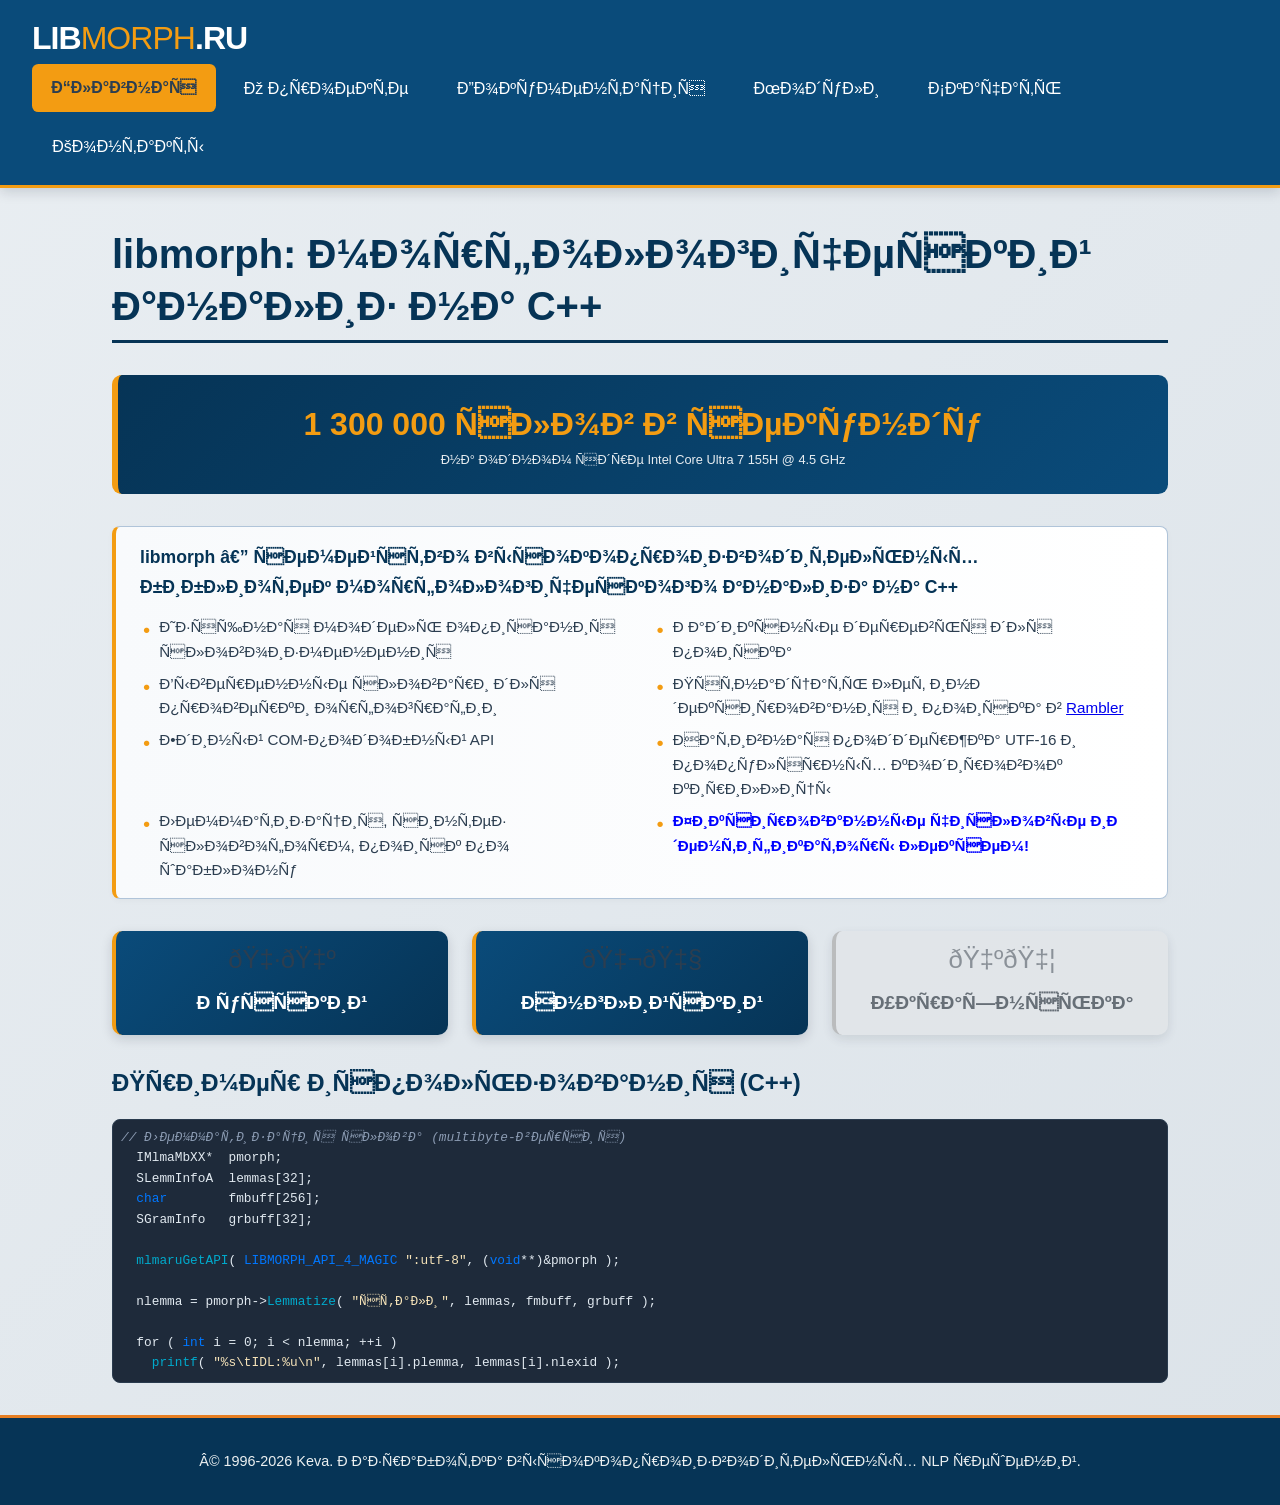
<file: index.html>
<!DOCTYPE html>
<html lang="ru">
<!-- Google tag (gtag.js) -->
<script async src="https://www.googletagmanager.com/gtag/js?id=G-YCN3VFR4X8"></script>
<script>
  window.dataLayer = window.dataLayer || [];
  function gtag(){dataLayer.push(arguments);}
  gtag('js', new Date());

  gtag('config', 'G-YCN3VFR4X8');
</script>
<!-- Yandex.Metrika counter -->
<script type="text/javascript">
    (function(m,e,t,r,i,k,a){
        m[i]=m[i]||function(){(m[i].a=m[i].a||[]).push(arguments)};
        m[i].l=1*new Date();
        for (var j = 0; j < document.scripts.length; j++) {if (document.scripts[j].src === r) { return; }}
        k=e.createElement(t),a=e.getElementsByTagName(t)[0],k.async=1,k.src=r,a.parentNode.insertBefore(k,a)
    })(window, document,'script','https://mc.yandex.ru/metrika/tag.js?id=107269142', 'ym');

    ym(107269142, 'init', {ssr:true, webvisor:true, clickmap:true, ecommerce:"dataLayer", referrer: document.referrer, url: location.href, accurateTrackBounce:true, trackLinks:true});
</script>
<noscript><div><img src="https://mc.yandex.ru/watch/107269142" style="position:absolute; left:-9999px;" alt="" /></div></noscript>
<!-- /Yandex.Metrika counter -->
<head>
    <meta name="description" content="libmorph — высокопроизводительная библиотека морфологического анализа.
      libmorphrus, libmorpheng, libmorphukr - поддержка русского, английского и украинского языков. C++, Open Source, MIT License.">
    <meta name="keywords" content="морфология, русский язык, C++, SDK, лемматизация, NLP, анализ текста, libmorphrus">
    <meta property="og:title" content="libmorph — морфологический анализатор на C++">
    <meta property="og:image" content="https://libmorph.ru">

    <meta charset="UTF-8">
    <meta name="viewport" content="width=device-width, initial-scale=1.0">
    <title>libmorph :: Быстрая морфология</title>
    <link rel="stylesheet" href="css/style.css">
</head>
<body>
    <div class="page-wrapper">
        <header class="site-header">
            <div class="header-container">
                <div class="logo">
                  <a href="index.html">LIB<span>MORPH</span>.RU</a>
                </div>
                <nav class="main-nav">
                    <ul>
                        <li><span class="current">Главная</span></li>
                        <li><a href="about.html">О проекте</a></li>
                        <li><a href="help.html">Документация</a></li>
                        <li><a href="modules.html">Модули</a></li>
                        <li><a href="download.html">Скачать</a></li>
                        <li><a href="contacts.html">Контакты</a></li>
                    </ul>
                </nav>
            </div>
        </header>

        <main class="content-wrapper">
            <h1>libmorph: морфологический анализ на C++</h1>
            
            <div class="benchmark-banner">
                <strong>1 300 000 слов в секунду</strong>
                <span style="font-size: 0.8rem; display: block; opacity: 0.9;">на одном ядре Intel Core Ultra 7 155H @ 4.5 GHz</span>
            </div>

            <div class="feature-compact">
                <p><strong>libmorph</strong> — семейство высокопроизводительных библиотек морфологического анализа на C++</p>
                <ul>
                    <li>Изящная модель описания словоизменения</li>
                    <li>Радиксные деревья для поиска</li>
                    <li>Выверенные словари для проверки орфографии</li>
                    <li>Пятнадцать лет индексирования и поиска в <a href="http://www.rambler.ru">Rambler</a></li>
                    <li>Единый COM-подобный API</li>
                    <li>Нативная поддержка UTF-16 и популярных кодировок кириллицы</li>
                    <li>Лемматизация, синтез словоформ, поиск по шаблону</li>
                    <li><span style="font-weight: bold; color: blue">Фиксированные числовые идентификаторы лексем!</span></li>
                </ul>
            </div>
            
            <div class="lang-cards">
                <div class="lang-card active">
                    <div class="emoji">🇷🇺</div>
                    <div class="title">Русский</div>
                </div>
                
                <div class="lang-card active">
                    <div class="emoji">🇬🇧</div>
                    <div class="title">Английский</div>
                </div>
                
                <div class="lang-card inactive">
                    <div class="emoji">🇺🇦</div>
                    <div class="title">Українська</div>
                </div>
            </div>
            <h2>Пример использования (C++)</h2>
            <div class="api-interface"><pre><span class="comment">// Лемматизация слова (multibyte-версия)</span>
  IMlmaMbXX*  pmorph;
  SLemmInfoA  lemmas[32];
  <span class="kw">char</span>        fmbuff[256];
  SGramInfo   grbuff[32];

  <span class="fn">mlmaruGetAPI</span>( <span class="kw">LIBMORPH_API_4_MAGIC</span> <span class="st">":utf-8"</span>, (<span class="kw">void</span>**)&pmorph );

  nlemma = pmorph-><span class="fn">Lemmatize</span>( <span class="st">"стали"</span>, lemmas, fmbuff, grbuff );

  for ( <span class="kw">int</span> i = 0; i < nlemma; ++i )
    <span class="fn">printf</span>( <span class="st">"%s\tIDL:%u\n"</span>, lemmas[i].plemma, lemmas[i].nlexid );</pre></div>

        </main>

        <footer class="site-footer">
          <div class="footer-copyright">
            © 1996-2026 Keva. Разработка высокопроизводительных NLP решений.
          </div>
        </footer>
    </div>
</body>
</html>
</file>
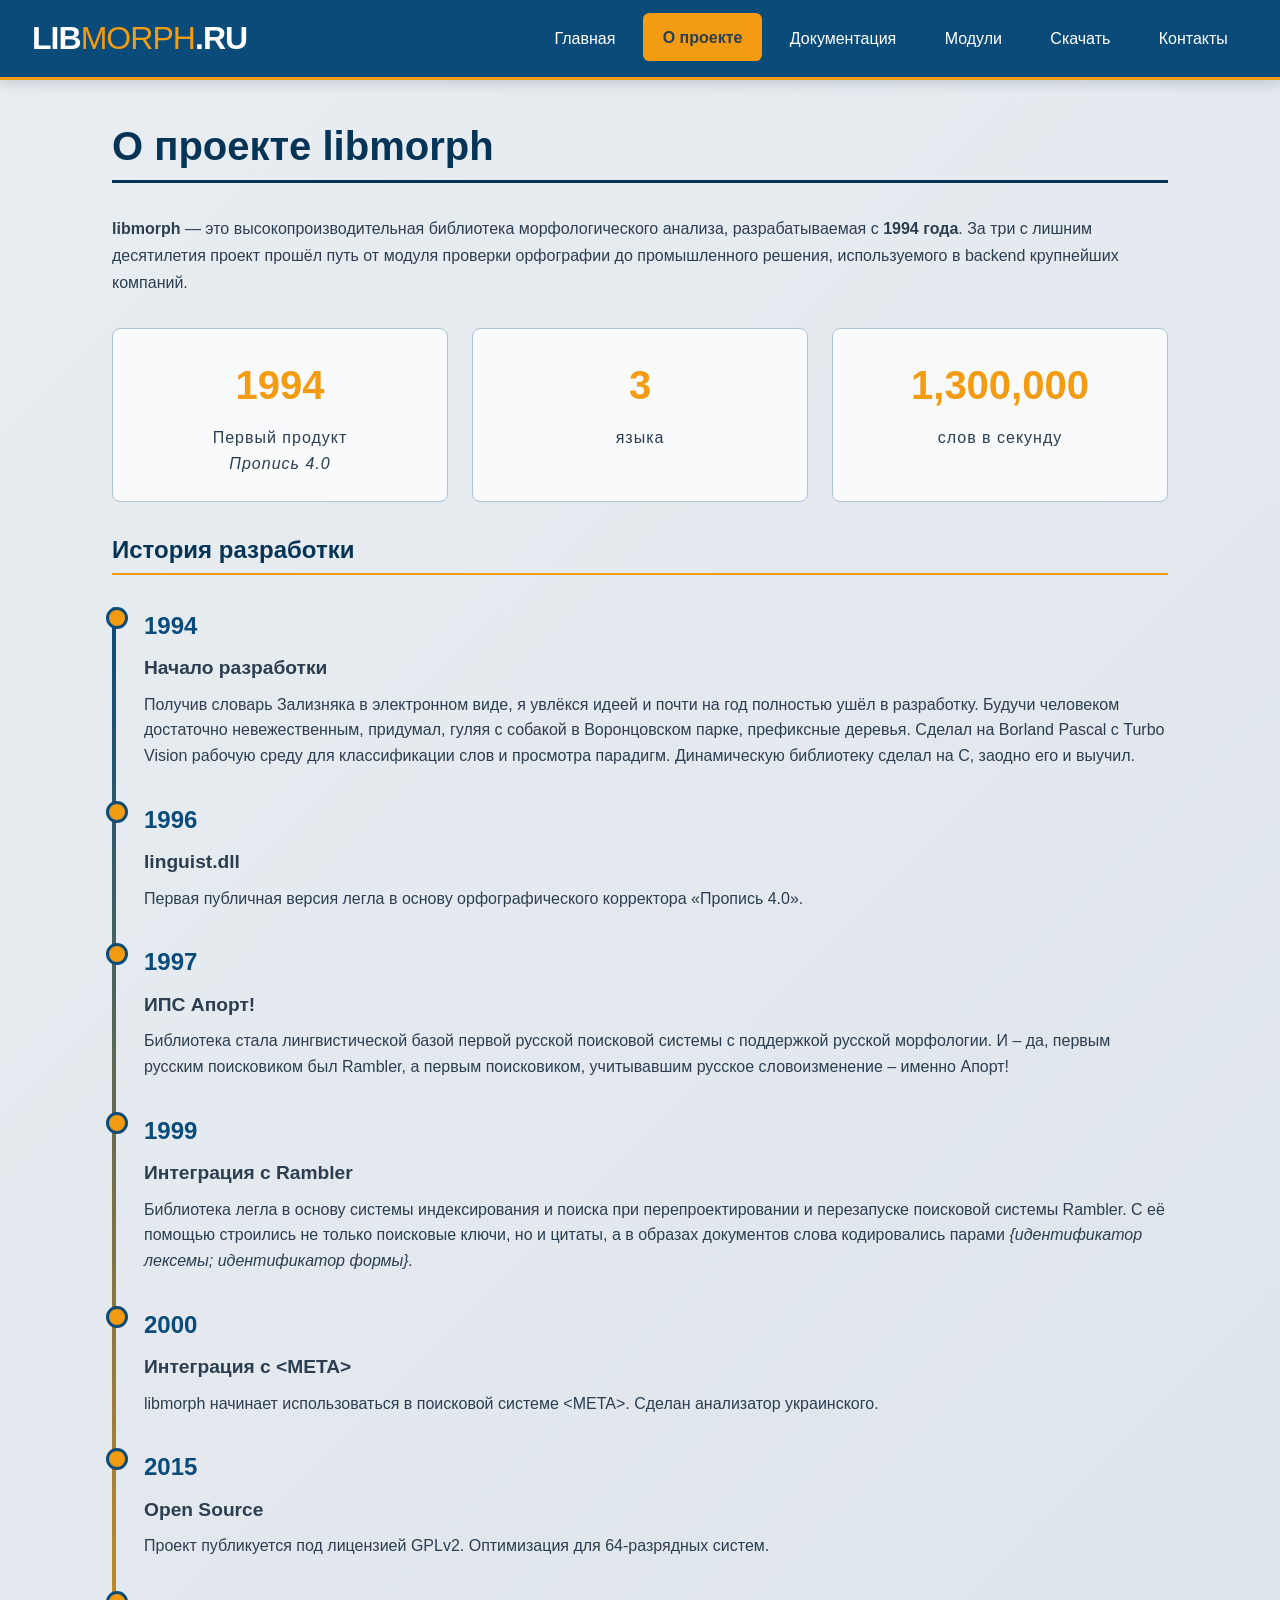
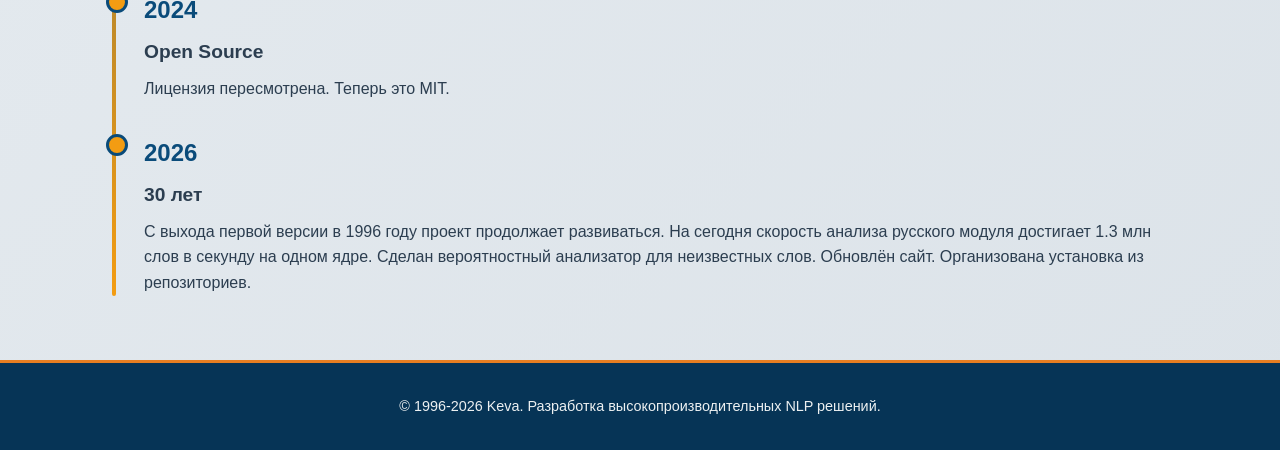
<file: about.html>
<!DOCTYPE html>
<html lang="ru">
<head>
    <meta name="description" content="libmorph — высокопроизводительная библиотека морфологического анализа.
      libmorphrus, libmorpheng, libmorphukr - поддержка русского, английского и украинского языков. C++, Open Source, MIT License.">
    <meta name="keywords" content="морфология, русский язык, C++, SDK, лемматизация, NLP, анализ текста, libmorphrus">
    <meta property="og:title" content="libmorph — морфологический анализатор на C++">
    <meta property="og:image" content="https://libmorph.ru">

    <meta charset="UTF-8">
    <meta name="viewport" content="width=device-width, initial-scale=1.0">
    <title>libmorph :: О проекте</title>
    <link rel="stylesheet" href="css/style.css">
    <style>
        /* Дополнительные стили для страницы "О проекте" */
        .history-timeline {
            margin: 2rem 0;
            position: relative;
        }

        .history-timeline::before {
            content: '';
            position: absolute;
            left: 0;
            top: 0;
            bottom: 0;
            width: 4px;
            background: linear-gradient(to bottom, var(--primary), var(--accent));
            border-radius: 2px;
        }

        .history-item {
            padding-left: 2rem;
            margin-bottom: 2rem;
            position: relative;
        }

        .history-item::before {
            content: '';
            position: absolute;
            left: -6px;
            top: 0;
            width: 16px;
            height: 16px;
            border-radius: 50%;
            background: var(--accent);
            border: 3px solid var(--primary);
        }

        .history-year {
            font-size: 1.5rem;
            font-weight: 700;
            color: var(--primary);
            margin-bottom: 0.5rem;
        }

        .history-title {
            font-size: 1.2rem;
            font-weight: 600;
            margin-bottom: 0.5rem;
            color: var(--text-dark);
        }

        .history-desc {
            color: var(--text-dark);
            line-height: 1.6;
        }

        .about-section {
            margin: 2rem 0;
        }

        .about-section h2 {
            color: var(--primary-dark);
            border-bottom: 2px solid var(--accent);
            padding-bottom: 0.5rem;
            margin-bottom: 1.5rem;
        }

        .about-section p {
            margin-bottom: 1rem;
            line-height: 1.7;
        }

        .stats-grid {
            display: grid;
            grid-template-columns: repeat(auto-fit, minmax(200px, 1fr));
            gap: 1.5rem;
            margin: 2rem 0;
        }

        .stat-item {
            background: var(--bg-light);
            border: 1px solid var(--border-color);
            border-radius: 8px;
            padding: 1.5rem;
            text-align: center;
        }

        .stat-number {
            font-size: 2.5rem;
            font-weight: 700;
            color: var(--accent);
            margin-bottom: 0.5rem;
        }

        .stat-label {
            font-size: 1rem;
            color: var(--text-dark);
            letter-spacing: 1px;
        }

        .tech-stack {
            display: flex;
            flex-wrap: wrap;
            gap: 0.5rem;
            margin: 1rem 0;
        }

        .tech-tag {
            background: var(--primary);
            color: white;
            padding: 0.3rem 1rem;
            border-radius: 20px;
            font-size: 0.9rem;
            font-weight: 500;
        }
    </style>
</head>
<body>
    <div class="page-wrapper">
        <header class="site-header">
            <div class="header-container">
                <div class="logo">
                  <a href="index.html">LIB<span>MORPH</span>.RU</a>
                </div>
                <nav class="main-nav">
                    <ul>
                        <li><a href="index.html">Главная</a></li>
                        <li><span class="current">О проекте</span></li>
                        <li><a href="help.html">Документация</a></li>
                        <li><a href="modules.html">Модули</a></li>
                        <li><a href="download.html">Скачать</a></li>
                        <li><a href="contacts.html">Контакты</a></li>
                    </ul>
                </nav>
            </div>
        </header>

        <main class="content-wrapper">
            <h1>О проекте libmorph</h1>
            
            <!-- Краткое описание -->
            <div class="about-section">
                <p>
                    <strong>libmorph</strong> — это высокопроизводительная библиотека морфологического анализа, 
                    разрабатываемая с <strong>1994 года</strong>. За три с лишним десятилетия проект прошёл путь 
                    от модуля проверки орфографии до промышленного решения, используемого в backend крупнейших
                    компаний.
                </p>
            </div>

            <!-- Статистика -->
            <div class="stats-grid">
                <div class="stat-item">
                    <div class="stat-number">1994</div>
                    <div class="stat-label">Первый продукт<br><span style='font-style: italic'>Пропись 4.0</span></div>
                </div>
                <div class="stat-item">
                    <div class="stat-number">3</div>
                    <div class="stat-label">языка</div>
                </div>
                <div class="stat-item">
                    <div class="stat-number">1,300,000</div>
                    <div class="stat-label">слов в секунду</div>
                </div>
            </div>

            <!-- История разработки -->
            <div class="about-section">
                <h2>История разработки</h2>
                
                <div class="history-timeline">
                    <div class="history-item">
                        <div class="history-year">1994</div>
                        <div class="history-title">Начало разработки</div>
                        <div class="history-desc">
                            Получив словарь Зализняка в электронном виде, я увлёкся идеей и почти на год полностью
                            ушёл в разработку. Будучи человеком достаточно невежественным, придумал, гуляя с собакой
                            в Воронцовском парке, префиксные деревья. Сделал на Borland Pascal с Turbo Vision рабочую
                            среду для классификации слов и просмотра парадигм. Динамическую библиотеку сделал на C,
                            заодно его и выучил.
                        </div>
                    </div>

                    <div class="history-item">
                        <div class="history-year">1996</div>
                        <div class="history-title">linguist.dll</div>
                        <div class="history-desc">
                            Первая публичная версия легла в основу орфографического корректора «Пропись 4.0».
                        </div>
                    </div>

                    <div class="history-item">
                        <div class="history-year">1997</div>
                        <div class="history-title">ИПС Апорт!</div>
                        <div class="history-desc">
                            Библиотека стала лингвистической базой первой русской поисковой системы с поддержкой русской
                            морфологии. И &ndash; да, первым русским поисковиком был Rambler, а первым поисковиком,
                            учитывавшим русское словоизменение &ndash; именно Апорт!
                        </div>
                    </div>

                    <div class="history-item">
                        <div class="history-year">1999</div>
                        <div class="history-title">Интеграция с Rambler</div>
                        <div class="history-desc">
                            Библиотека легла в основу системы индексирования и поиска при перепроектировании и перезапуске
                            поисковой системы Rambler. С её помощью строились не только поисковые ключи, но и цитаты, а в
                            образах документов слова кодировались парами <span style='font-style: italic'>{идентификатор лексемы; идентификатор формы}.
                        </div>
                    </div>

                    <div class="history-item">
                        <div class="history-year">2000</div>
                        <div class="history-title">Интеграция с &lt;META&gt;</div>
                        <div class="history-desc">
                            libmorph начинает использоваться в поисковой системе &lt;META&gt;. Сделан анализатор украинского.
                        </div>
                    </div>

                    <div class="history-item">
                        <div class="history-year">2015</div>
                        <div class="history-title">Open Source</div>
                        <div class="history-desc">
                            Проект публикуется под лицензией GPLv2. Оптимизация для 64-разрядных систем.
                        </div>
                    </div>

                    <div class="history-item">
                        <div class="history-year">2024</div>
                        <div class="history-title">Open Source</div>
                        <div class="history-desc">
                            Лицензия пересмотрена. Теперь это MIT.
                        </div>
                    </div>

                    <div class="history-item">
                        <div class="history-year">2026</div>
                        <div class="history-title">30 лет</div>
                        <div class="history-desc">
                            С выхода первой версии в 1996 году проект продолжает развиваться. На сегодня
                            скорость анализа русского модуля достигает 1.3 млн слов в секунду на одном ядре.
                            Сделан вероятностный анализатор для неизвестных слов. Обновлён сайт. Организована
                            установка из репозиториев.
                        </div>
                    </div>
                </div>
            </div>

            <!-- Технологии -->
            <!-- div class="about-section">
                <h2>Технологии</h2>
                <p>
                    libmorph построена на следующих ключевых технологиях и подходах:
                </p>
                <div class="tech-stack">
                    <span class="tech-tag">C++17</span>
                    <span class="tech-tag">COM-подобный API</span>
                    <span class="tech-tag">Радиксные деревья</span>
                    <span class="tech-tag">FastText</span>
                    <span class="tech-tag">word2vec</span>
                    <span class="tech-tag">UTF-16</span>
                    <span class="tech-tag">CP1251</span>
                    <span class="tech-tag">KOI8-R</span>
                    <span class="tech-tag">Levenshtein distance</span>
                </div>
            </div -->

            <!-- Философия проекта -->
            <!-- div class="about-section">
                <h2>Философия</h2>
                <p>
                    Главный принцип разработки — <strong>скорость без компромиссов</strong>. 
                    Все алгоритмы оптимизированы для максимальной производительности, 
                    при этом мы сохраняем чистоту и поддерживаемость кода. 
                    Библиотека спроектирована так, чтобы её можно было легко встраивать 
                    в существующие проекты на C, C++ и других языках через обёртки.
                </p>
                <p>
                    Мы верим в открытый исходный код и свободное распространение знаний. 
                    libmorph распространяется под лицензией MIT и может использоваться 
                    в любых целях — от исследовательских до коммерческих.
                </p>
            </div -->

            <!-- Благодарности -->
            <!-- div class="about-section">
                <h2>Благодарности</h2>
                <p>
                    Проект был бы невозможен без поддержки и участия многих людей и организаций:
                </p>
                <ul>
                    <li>Команда разработчиков поисковых систем Rambler и &lt;META&gt; за многолетнее сотрудничество и нагрузочное тестирование</li>
                    <li>Участники open-source сообщества за патчи, идеи и обёртки для других языков</li>
                    <li>Все пользователи, которые сообщают об ошибках и предлагают улучшения</li>
                </ul>
            </div -->
        </main>

        <footer class="site-footer">
            <div class="footer-copyright">
                © 1996-2026 Keva. Разработка высокопроизводительных NLP решений.
            </div>
        </footer>
    </div>
</body>
</html>
</file>
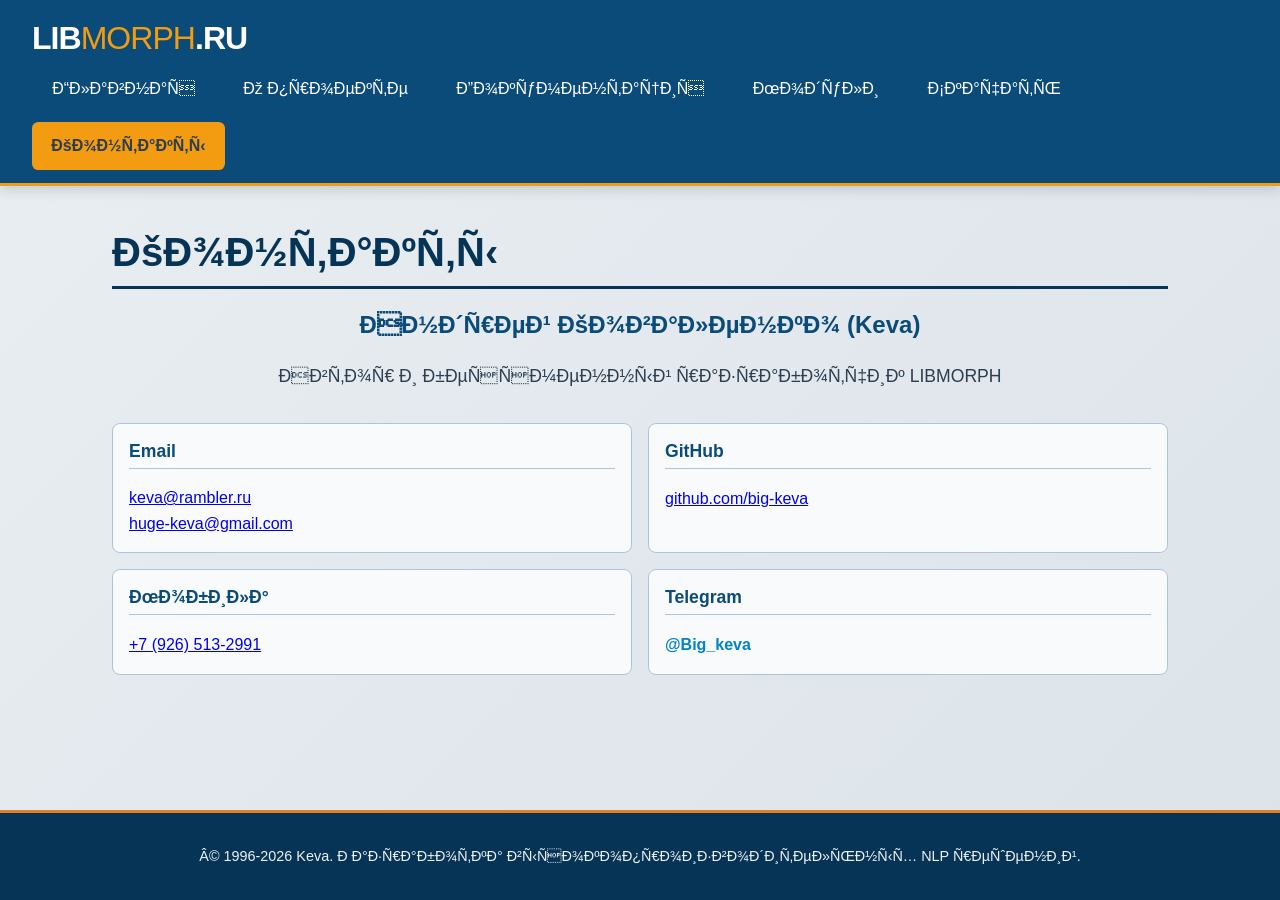
<file: contacts.html>
<!DOCTYPE html>
<!-- Google tag (gtag.js) -->
<script async src="https://www.googletagmanager.com/gtag/js?id=G-YCN3VFR4X8"></script>
<script>
  window.dataLayer = window.dataLayer || [];
  function gtag(){dataLayer.push(arguments);}
  gtag('js', new Date());

  gtag('config', 'G-YCN3VFR4X8');
</script>
<!-- Yandex.Metrika counter -->
<script type="text/javascript">
    (function(m,e,t,r,i,k,a){
        m[i]=m[i]||function(){(m[i].a=m[i].a||[]).push(arguments)};
        m[i].l=1*new Date();
        for (var j = 0; j < document.scripts.length; j++) {if (document.scripts[j].src === r) { return; }}
        k=e.createElement(t),a=e.getElementsByTagName(t)[0],k.async=1,k.src=r,a.parentNode.insertBefore(k,a)
    })(window, document,'script','https://mc.yandex.ru/metrika/tag.js?id=107269142', 'ym');

    ym(107269142, 'init', {ssr:true, webvisor:true, clickmap:true, ecommerce:"dataLayer", referrer: document.referrer, url: location.href, accurateTrackBounce:true, trackLinks:true});
</script>
<noscript><div><img src="https://mc.yandex.ru/watch/107269142" style="position:absolute; left:-9999px;" alt="" /></div></noscript>
<!-- /Yandex.Metrika counter -->
<html lang="ru">
<head>
    <meta name="description" content="libmorph — высокопроизводительная библиотека морфологического анализа.
      libmorphrus, libmorpheng, libmorphukr - поддержка русского, английского и украинского языков. C++, Open Source, MIT License.">
    <meta name="keywords" content="морфология, русский язык, C++, SDK, лемматизация, NLP, анализ текста, libmorphrus">
    <meta property="og:title" content="libmorph — морфологический анализатор на C++">
    <meta property="og:image" content="https://libmorph.ru">

    <meta charset="UTF-8">
    <meta name="viewport" content="width=device-width, initial-scale=1.0">
    <title>libmorph :: Контакты</title>
    <link rel="stylesheet" href="css/style.css">
    <style>
        /* Дополнительный стиль для компактности */
        .contact-compact {
            display: grid;
            grid-template-columns: 1fr 1fr;
            gap: 1rem;
        }
        .contact-item {
            background: var(--bg-light);
            padding: 1rem;
            border-radius: 8px;
            border: 1px solid var(--border-color);
        }
        .contact-item h3 {
            margin-top: 0;
            color: var(--primary);
            font-size: 1.1rem;
            border-bottom: 1px solid var(--border-color);
            padding-bottom: 0.3rem;
        }
    </style>
</head>
<body>
    <div class="page-wrapper">
        <header class="site-header">
            <div class="header-container">
                <div class="logo">
                  <a href="index.html">LIB<span>MORPH</span>.RU</a>
                </div>
                <nav class="main-nav">
                    <ul>
                        <li><a href="index.html">Главная</a></li>
                        <li><a href="about.html">О проекте</a></li>
                        <li><a href="help.html">Документация</a></li>
                        <li><a href="modules.html">Модули</a></li>
                        <li><a href="download.html">Скачать</a></li>
                        <li><span class="current">Контакты</span></li>
                    </ul>
                </nav>
            </div>
        </header>

        <main class="content-wrapper">
            <h1>Контакты</h1>
            
            <div style="text-align: center; margin-bottom: 2rem;">
                <p style="font-size: 1.5rem; font-weight: 600; color: var(--primary);">
                    Андрей Коваленко (Keva)
                </p>
                <p style="font-size: 1.1rem; color: var(--text-dark);">
                    Автор и бессменный разработчик LIBMORPH
                </p>
            </div>
            
            <div class="contact-compact">
                <div class="contact-item">
                    <h3>Email</h3>
                    <a href="mailto:keva@rambler.ru">keva@rambler.ru</a><br>
                    <a href="mailto:huge-keva@gmail.com">huge-keva@gmail.com</a>
                </div>
                
                <div class="contact-item">
                    <h3>GitHub</h3>
                    <p><a href="https://github.com/big-keva">github.com/big-keva</a></p>
                </div>
                
                <div class="contact-item">
                    <h3>Мобила</h3>
                    <p><a href="tel:+79265132991">+7 (926) 513-2991</a></p>
                </div>
                
                <div class="contact-item">
                    <h3>Telegram</h3>
                    <p><a href="https://t.me/Big_keva" style="color: #0284c7; font-weight: 600; text-decoration: none;">@Big_keva</a></p>
                </div>
            </div>
        </main>

        <footer class="site-footer">
            <div class="footer-copyright">
                © 1996-2026 Keva. Разработка высокопроизводительных NLP решений.
            </div>
        </footer>
    </div>
</body>
</html>
</file>
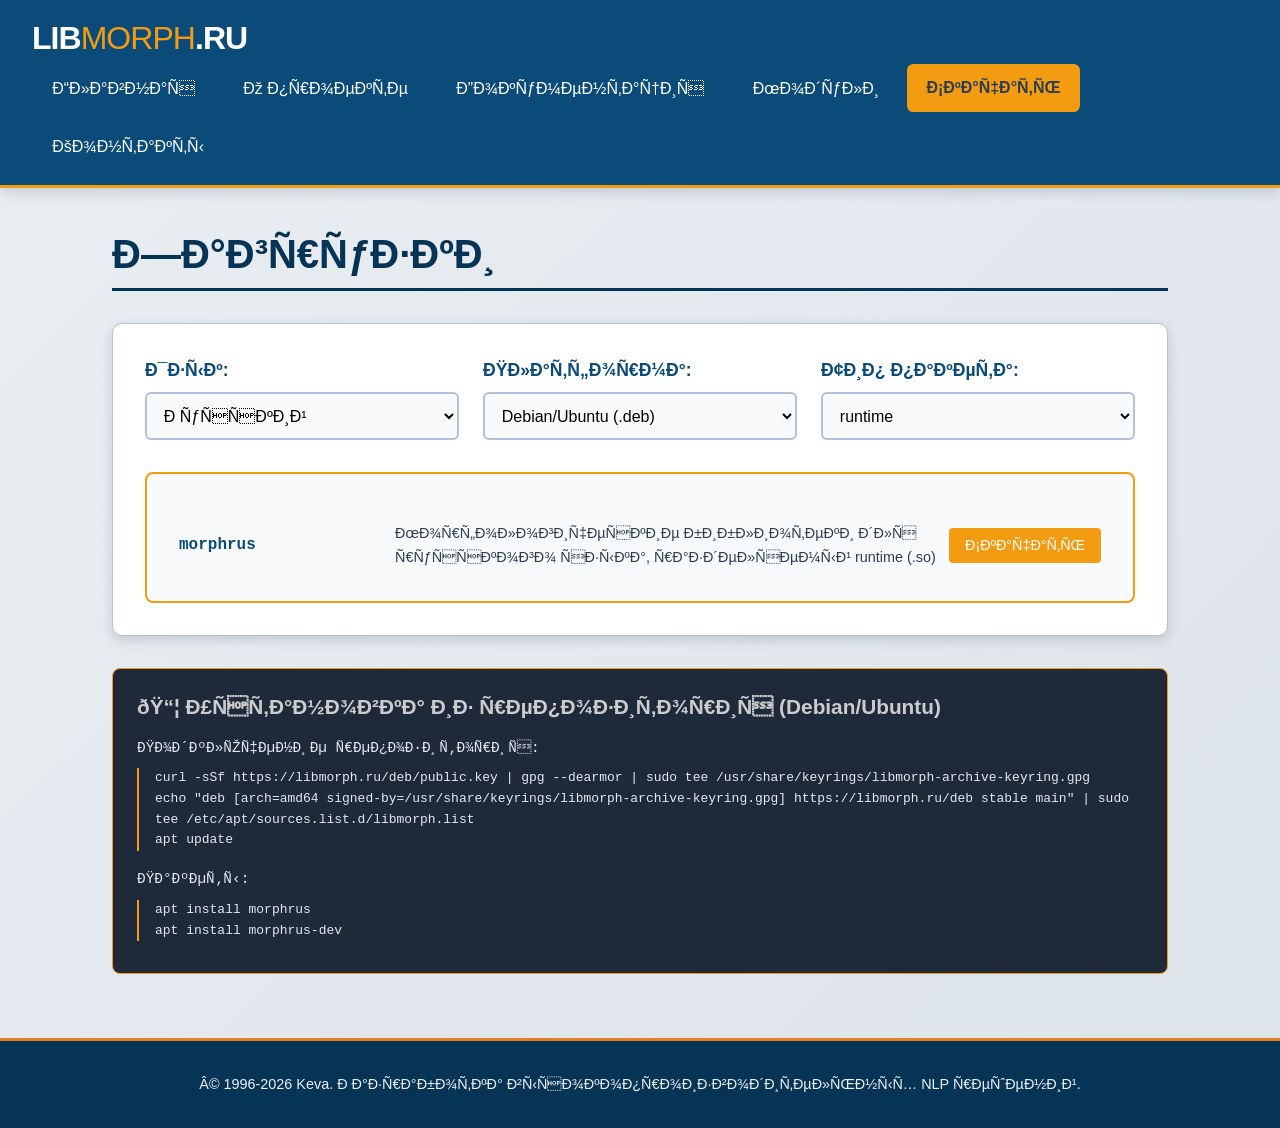
<file: download.html>
<!DOCTYPE html>
<!-- Google tag (gtag.js) -->
<script async src="https://www.googletagmanager.com/gtag/js?id=G-YCN3VFR4X8"></script>
<script>
  window.dataLayer = window.dataLayer || [];
  function gtag(){dataLayer.push(arguments);}
  gtag('js', new Date());

  gtag('config', 'G-YCN3VFR4X8');
</script>
<!-- Yandex.Metrika counter -->
<script type="text/javascript">
    (function(m,e,t,r,i,k,a){
        m[i]=m[i]||function(){(m[i].a=m[i].a||[]).push(arguments)};
        m[i].l=1*new Date();
        for (var j = 0; j < document.scripts.length; j++) {if (document.scripts[j].src === r) { return; }}
        k=e.createElement(t),a=e.getElementsByTagName(t)[0],k.async=1,k.src=r,a.parentNode.insertBefore(k,a)
    })(window, document,'script','https://mc.yandex.ru/metrika/tag.js?id=107269142', 'ym');

    ym(107269142, 'init', {ssr:true, webvisor:true, clickmap:true, ecommerce:"dataLayer", referrer: document.referrer, url: location.href, accurateTrackBounce:true, trackLinks:true});
</script>
<noscript><div><img src="https://mc.yandex.ru/watch/107269142" style="position:absolute; left:-9999px;" alt="" /></div></noscript>
<!-- /Yandex.Metrika counter -->
<head>
    <meta name="description" content="libmorph — высокопроизводительная библиотека морфологического анализа.
      libmorphrus, libmorpheng, libmorphukr - поддержка русского, английского и украинского языков. C++, Open Source, MIT License.">
    <meta name="keywords" content="морфология, русский язык, C++, SDK, лемматизация, NLP, анализ текста, libmorphrus">
    <meta property="og:title" content="libmorph — морфологический анализатор на C++">
    <meta property="og:image" content="https://libmorph.ru">

    <meta charset="UTF-8">
    <meta name="viewport" content="width=device-width, initial-scale=1.0">
    <title>libmorph :: Скачать</title>
    <link rel="stylesheet" href="css/style.css">
    <style>
        /* Дополнительные стили для селекторов */
        .selector-panel {
            background: var(--bg-white);
            border: 1px solid var(--border-color);
            border-radius: 10px;
            padding: 2rem;
            margin: 2rem 0;
            box-shadow: var(--shadow);
        }

        .selector-grid {
            display: grid;
            grid-template-columns: repeat(auto-fit, minmax(200px, 1fr));
            gap: 1.5rem;
            margin-bottom: 2rem;
        }

        .selector-group {
            display: flex;
            flex-direction: column;
            gap: 0.5rem;
        }

        .selector-group label {
            font-weight: 600;
            color: var(--primary);
            font-size: 1.1rem;
        }

        .selector-group select {
            padding: 0.8rem;
            border: 2px solid var(--border-color);
            border-radius: 6px;
            font-family: var(--font-sans);
            font-size: 1rem;
            background: var(--bg-light);
            cursor: pointer;
            transition: border-color 0.2s;
        }

        .selector-group select:hover:not(:disabled) {
            border-color: var(--primary-light);
        }

        .selector-group select:focus {
            outline: none;
            border-color: var(--accent);
        }

        .download-result {
            background: var(--bg-light);
            border: 2px solid var(--accent);
            border-radius: 8px;
            padding: 1.5rem;
            margin-top: 1rem;
        }

        .packages-grid {
            display: flex;
            flex-direction: column;
            gap: 1rem;
            margin-top: 1rem;
        }

        .package-row {
            display: grid;
            grid-template-columns: 200px 1fr 120px;
            align-items: center;
            gap: 1rem;
            padding: 0.5rem;
            border-bottom: 1px solid var(--border-color);
        }
        
        .package-row:last-child {
            border-bottom: none;
        }
        
        @media (max-width: 48rem) {  /* 768px */
            .package-row {
                grid-template-columns: 1fr;  /* одна колонка */
                gap: 0.5rem;
                padding: 1rem 0.5rem;
                text-align: center;  /* центрируем текст */
            }
            
            .package-name {
                font-size: 1.1rem;
                margin-bottom: 0.25rem;
            }
            
            .package-desc {
                font-size: 0.9rem;
                line-height: 1.4;
                margin-bottom: 0.75rem;
            }
            
            .package-link {
                justify-self: center;  /* центрируем кнопку */
                width: fit-content;    /* ширина по содержимому */
                margin: 0 auto;        /* дополнительное центрирование */
            }
        }

        @media (max-width: 36rem) {  /* 576px */
            .package-row {
                padding: 1rem 0.5rem;
            }
        }

        @media (max-width: 30rem) {  /* 480px */
            .package-link {
                width: 100%;          /* кнопка на всю ширину */
                max-width: 300px;     /* но не слишком широкая */
            }
        }

        .package-name {
            font-family: var(--font-mono);
            font-weight: 600;
            color: var(--primary);
        }
        
        .package-desc {
            color: var(--text-dark);
            font-size: 0.9rem;
        }
        
        .package-link {
            background: var(--accent);
            color: white;
            padding: 0.4rem 1rem;
            border-radius: 4px;
            text-decoration: none;
            font-weight: 500;
            font-size: 0.9rem;
            white-space: nowrap;
            min-width: 80px;
            text-align: center;
            justify-self: end;
        }
        
        .package-link.disabled {
            background: #ccc;
            pointer-events: none;
            cursor: not-allowed;
        }

        .package-link:hover:not(.disabled) {
            background: var(--secondary);
        }

        .setup-instructions {
            background: var(--code-bg);
            color: var(--code-text);
            padding: 1.5rem;
            border-radius: 8px;
            margin: 2rem 0;
            font-family: var(--font-mono);
            font-size: 0.9rem;
            border: 1px solid var(--accent);
        }

        .setup-instructions h3 {
            color: #cccccc;
            margin-top: 0;
            margin-bottom: 1rem;
            font-family: var(--font-sans);
        }

        .setup-instructions pre,
        .setup-instructions code {
            white-space: pre-wrap;      /* разрешаем перенос строк */
            word-wrap: break-word;      /* перенос длинных слов */
            overflow-wrap: break-word;  /* современный аналог word-wrap */
            word-break: break-all;      /* перенос в любом месте при необходимости */
            max-width: 100%;            /* не выходим за границы */
            box-sizing: border-box;
            font-size: 95%;
        }

        .setup-instructions code pre {
            padding-left: 1rem;
            border-left: 2px solid var(--accent);
            margin: 0.5rem 0;
        }

        @media (max-width: 48rem) {
            .setup-instructions {
                padding: 1rem;
            }
            
            .setup-instructions code {
                font-size: 0.8rem;
                padding: 0.4rem;
            }
            
            .setup-instructions pre {
                margin: 0.5rem -0.5rem;  /* небольшой отрицательный отступ для компенсации */
                border-radius: 0;
            }
        }
        
        @media (max-width: 36rem) {
            .setup-instructions code {
                font-size: 0.7rem;
                line-height: 1.4;
            }
        }

        .setup-instructions .note {
            background: transparent;
            border-left-color: var(--accent);
            margin-top: 1rem;
            color: var(--text-light);
        }

        .windows-packages {
            margin: 2rem 0;
        }

        .windows-packages h3 {
            margin: 1.5rem 0 0.5rem 0;
            color: var(--primary);
        }

        @media (max-width: 48rem) {
            .selector-grid {
                grid-template-columns: 1fr;  /* селекторы в колонку */
                gap: 1rem;
            }
            
            .download-result {
                padding: 1rem;
            }
            
            .setup-instructions code {
                font-size: 0.8rem;
                white-space: pre-wrap;  /* перенос строк */
                word-break: break-all;
            }
        }
    </style>
</head>
<body>
    <div class="page-wrapper">
        <header class="site-header">
            <div class="header-container">
                <div class="logo">
                  <a href="index.html">LIB<span>MORPH</span>.RU</a>
                </div>
                <nav class="main-nav">
                    <ul>
                        <li><a href="index.html">Главная</a></li>
                        <li><a href="about.html">О проекте</a></li>
                        <li><a href="help.html">Документация</a></li>
                        <li><a href="modules.html">Модули</a></li>
                        <li><span class="current">Скачать</span></li>
                        <li><a href="contacts.html">Контакты</a></li>
                    </ul>
                </nav>
            </div>
        </header>

        <main class="content-wrapper">
            <h1>Загрузки</h1>
            
            <!-- Интерактивный селектор для Linux и Windows -->
            <div class="selector-panel">
                <div class="selector-grid">
                    <div class="selector-group">
                        <label for="lang-select">Язык:</label>
                        <select id="lang-select" onchange="updateDownload()">
                            <option value="rus" selected>Русский</option>
                            <option value="eng">Английский</option>
                        </select>
                    </div>

                    <div class="selector-group">
                        <label for="platform-select">Платформа:</label>
                        <select id="platform-select" onchange="updateDownload()">
                            <option value="deb">Debian/Ubuntu (.deb)</option>
                            <option value="windows">Windows (ZIP)</option>
                        </select>
                    </div>

                    <div class="selector-group">
                        <label for="package-select">Тип пакета:</label>
                        <select id="package-select" onchange="updateDownload()">
                            <option value="runtime">runtime</option>
                            <option value="dev">runtime + headers</option>
                        </select>
                    </div>
                </div>

                <div id="download-result" class="download-result">
                    <!-- Результат будет заполнен через JavaScript -->
                </div>
            </div>

            <!-- Статическая плашка с инструкциями по установке для Linux -->
            <div class="setup-instructions">
                <h3>📦 Установка из репозитория (Debian/Ubuntu)</h3>
                <p>Подключение репозитория:</p>
                <code><pre>curl -sSf https://libmorph.ru/deb/public.key | gpg --dearmor | sudo tee /usr/share/keyrings/libmorph-archive-keyring.gpg
echo "deb [arch=amd64 signed-by=/usr/share/keyrings/libmorph-archive-keyring.gpg] https://libmorph.ru/deb stable main" | sudo tee /etc/apt/sources.list.d/libmorph.list
apt update</pre></code>
                
                <p>Пакеты:</p><code><pre>apt install morphrus
apt install morphrus-dev</pre></code>
            </div>
        </main>

        <footer class="site-footer">
            <div class="footer-copyright">
                © 1996-2026 Keva. Разработка высокопроизводительных NLP решений.
            </div>
        </footer>
    </div>

    <script>
        // Данные для загрузок (единый пакет dict+fuzzy)
        const downloads = {
            rus: {
                deb: {
                    runtime: {
                        name: 'morphrus',
                        desc: 'Морфологические библиотеки для русского языка, разделяемый runtime (.so)',
                        url: 'deb/pool/main/m/morphrus/morphrus_4.1.2026.03_amd64.deb'
                    },
                    dev: {
                        name: 'morphrus-dev',
                        desc: 'Статические библиотеки и заголовки к ним',
                        url: 'deb/pool/main/m/morphrus/morphrus-dev_4.1.2026.03_amd64.deb'
                    }
                },
                windows: {
                    runtime: {
                        name: 'morphrus-win64',
                        desc: 'Морфологический модуль для русского языка, разделяемый runtime (.dll)',
                        url: 'win/libmorph-rus-win64.zip'
                    },
                    dev: {
                        name: 'morphrus-dev-win64',
                        desc: 'Статическая библиотека и заголовки (.lib, *.h)',
                        url: 'win/libmorph-rus-win64-dev.zip'
                    }
                }
            },
            eng: {
                deb: {
                    runtime: {
                        name: 'morpheng',
                        desc: 'Морфологические библиотеки для английского, разделяемый runtime (.so)',
                        url: 'deb/pool/main/m/morpheng/morpheng_4.1.2026.03_amd64.deb'
                    },
                    dev: {
                        name: 'morpheng-dev',
                        desc: 'Статические библиотеки и заголовки к ним',
                        url: 'deb/pool/main/m/morphrus/morpheng-dev_4.1.2026.03_amd64.deb'
                    }
                }/*,
                windows: {
                    runtime: {
                        name: 'morpheng-win64',
                        desc: 'Морфологический модуль для русского языка, разделяемый runtime (.dll)',
                        url: 'win/libmorph-rus-win64.zip'
                    },
                    dev: {
                        name: 'morpheng-dev-win64',
                        desc: 'Статическая библиотека и заголовки (.lib, *.h)',
                        url: 'win/libmorph-rus-win64-dev.zip'
                    }
                }*/
            }
        };
    
        // Получение параметров из URL
        function getUrlParameter(name) {
            const urlParams = new URLSearchParams(window.location.search);
            return urlParams.get(name);
        }
    
        // Установка выбранного языка из URL при загрузке
        function setLangFromUrl() {
            const langParam = getUrlParameter('lang');
            const langSelect = document.getElementById('lang-select');
            
            if (langParam && downloads[langParam]) {
                langSelect.value = langParam;
            }
        }
    
        function updateDownload() {
            const lang = document.getElementById('lang-select').value;
            const platform = document.getElementById('platform-select').value;
            const pkgType = document.getElementById('package-select').value;
            
            try {
                const data = downloads[lang][platform][pkgType];
                const resultDiv = document.getElementById('download-result');
                
                if (!data) {
                    resultDiv.innerHTML = `<p>Для выбранной комбинации пакет не найден.</p>`;
                    return;
                }
                
                const isAvailable = data.url !== null && data.url !== undefined;
                const isDevPackage = pkgType === 'dev' || data.name.includes('-dev');
                
                let apiData = null;
                let mooData = null;
                if (isDevPackage && platform === 'deb') {
                    apiData = {
                        name: 'morphapi-dev',
                        desc: 'Базовый API всех морфологических анализаторов семейства',
                        url: 'deb/pool/main/m/morphapi-dev/morphapi-dev_4.1_all.deb'
                    };
                    mooData = {
                        name: 'moonycode-dev',
                        desc: 'Кодировки кириллицы (нужна для сборки)',
                        url: 'deb/pool/main/m/moonycode-dev/moonycode-dev_2.7_amd64.deb'
                    };
                }
                
                let html = `<div class="packages-grid">`;
                
                html += `
                    <div class="package-row">
                        <span class="package-name">${data.name}</span>
                        <span class="package-desc">${data.desc}</span>
                        ${isAvailable ? 
                            `<a href="${data.url}" class="package-link">Скачать</a>` : 
                            `<span class="package-link disabled">Скачать</span>`}
                    </div>
                `;
                
                if (isDevPackage) {
                    if (apiData) {
                        html += `
                            <div class="package-row">
                                <span class="package-name">${apiData.name}</span>
                                <span class="package-desc">${apiData.desc}</span>
                                <a href="${apiData.url}" class="package-link">Скачать</a>
                            </div>
                        `;
                    }
                    if (mooData) {
                        html += `
                            <div class="package-row">
                                <span class="package-name">${mooData.name}</span>
                                <span class="package-desc">${mooData.desc}</span>
                                <a href="${mooData.url}" class="package-link">Скачать</a>
                            </div>
                        `;
                    }
                }
                
                html += `</div>`;
                
                resultDiv.innerHTML = html;
            } catch (e) {
                document.getElementById('download-result').innerHTML = `
                    <p>Для выбранной комбинации пакет не найден.</p>
                `;
            }
        }
    
        // Обновление URL при изменении языка (опционально)
        document.getElementById('lang-select').addEventListener('change', (e) => {
            const newUrl = new URL(window.location.href);
            newUrl.searchParams.set('lang', e.target.value);
            window.history.pushState({}, '', newUrl);
            updateDownload();
        });
    
        // Инициализация при загрузке
        window.onload = () => {
            setLangFromUrl();
            updateDownload();
        };
    </script>
</body>
</html>
</file>
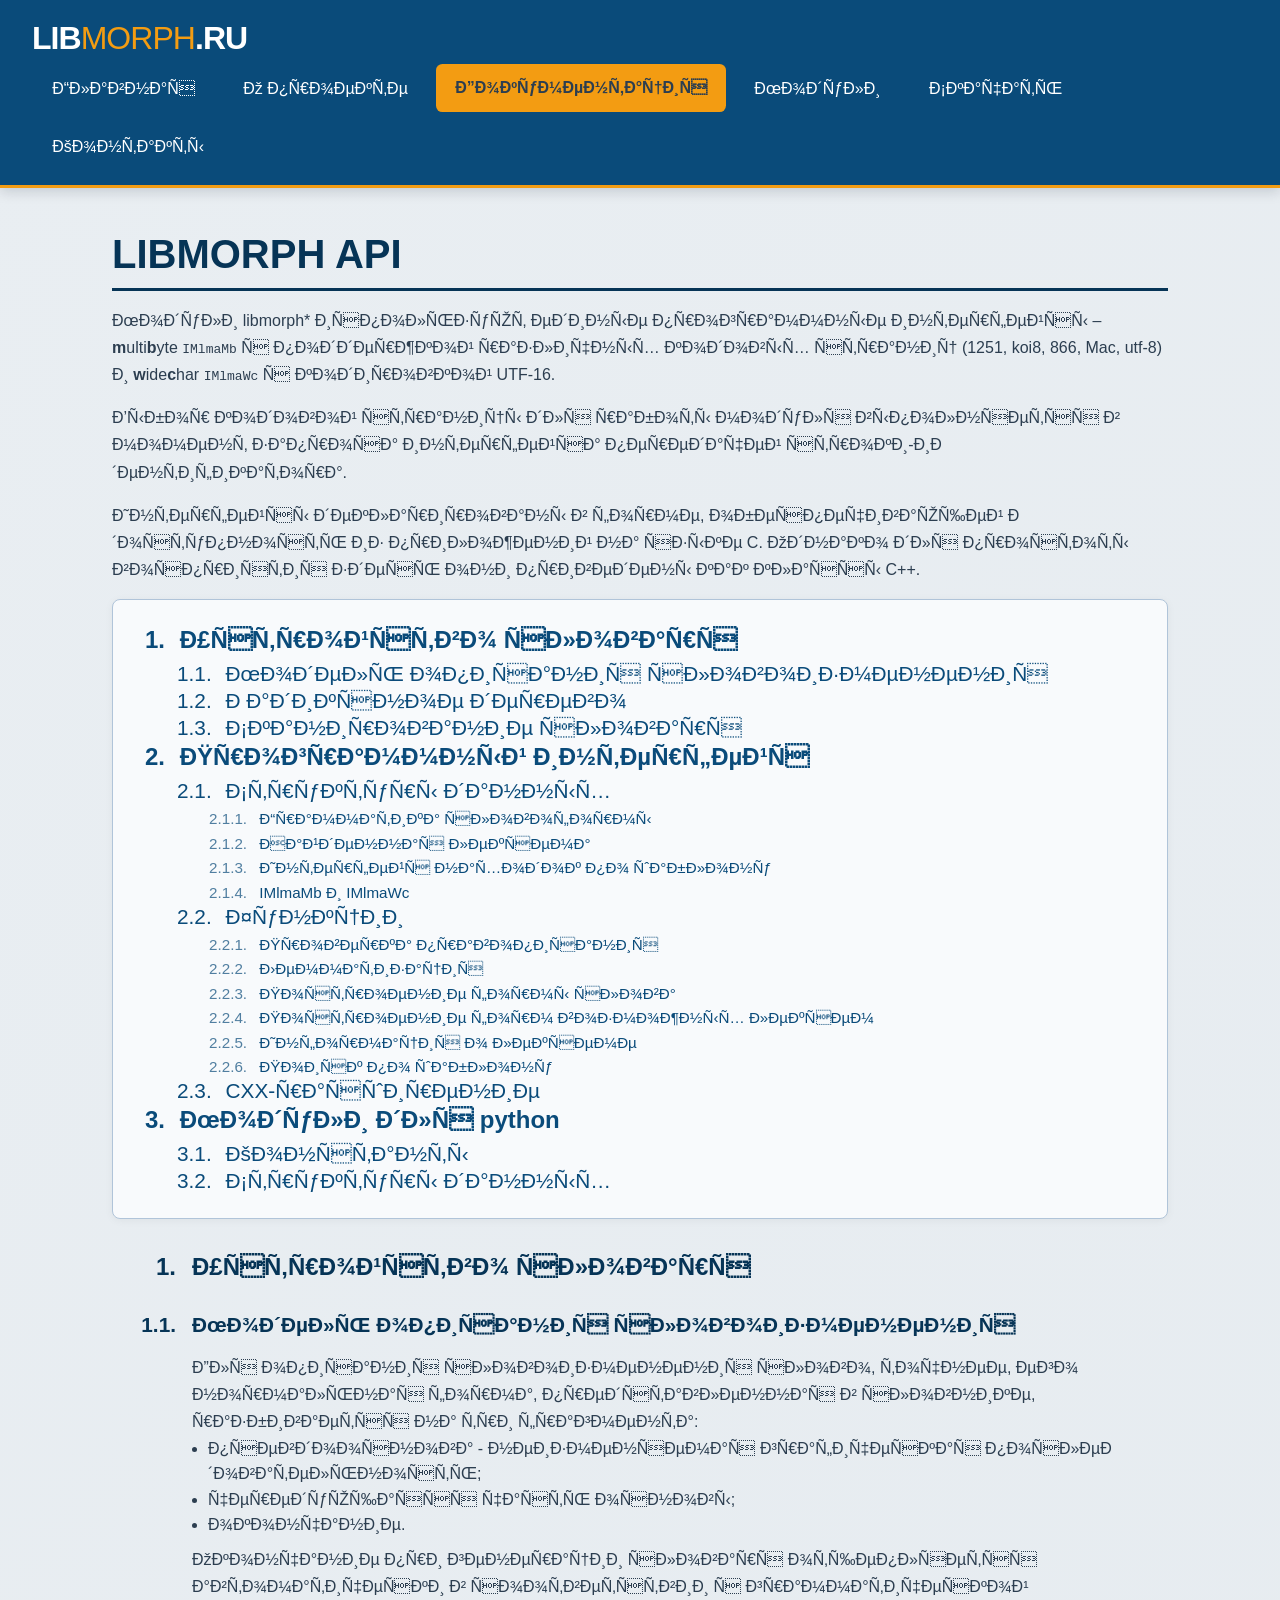
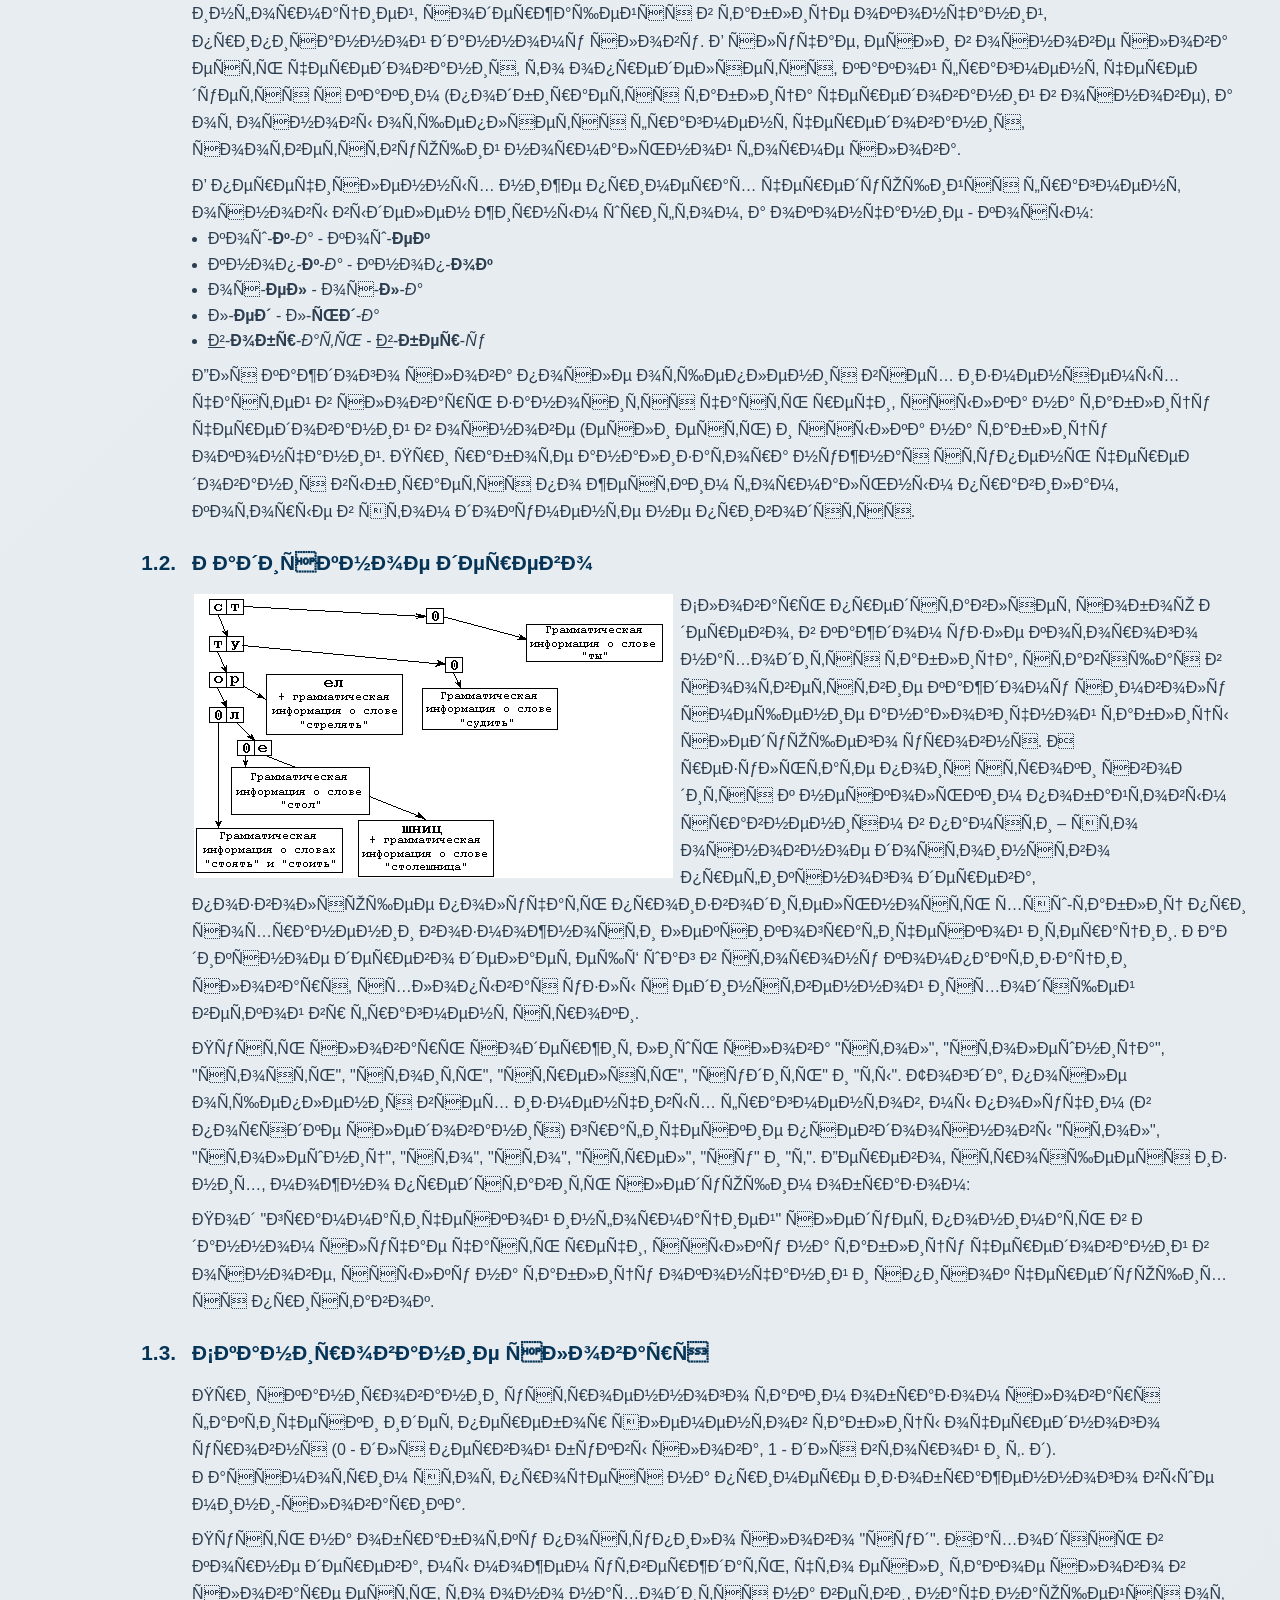
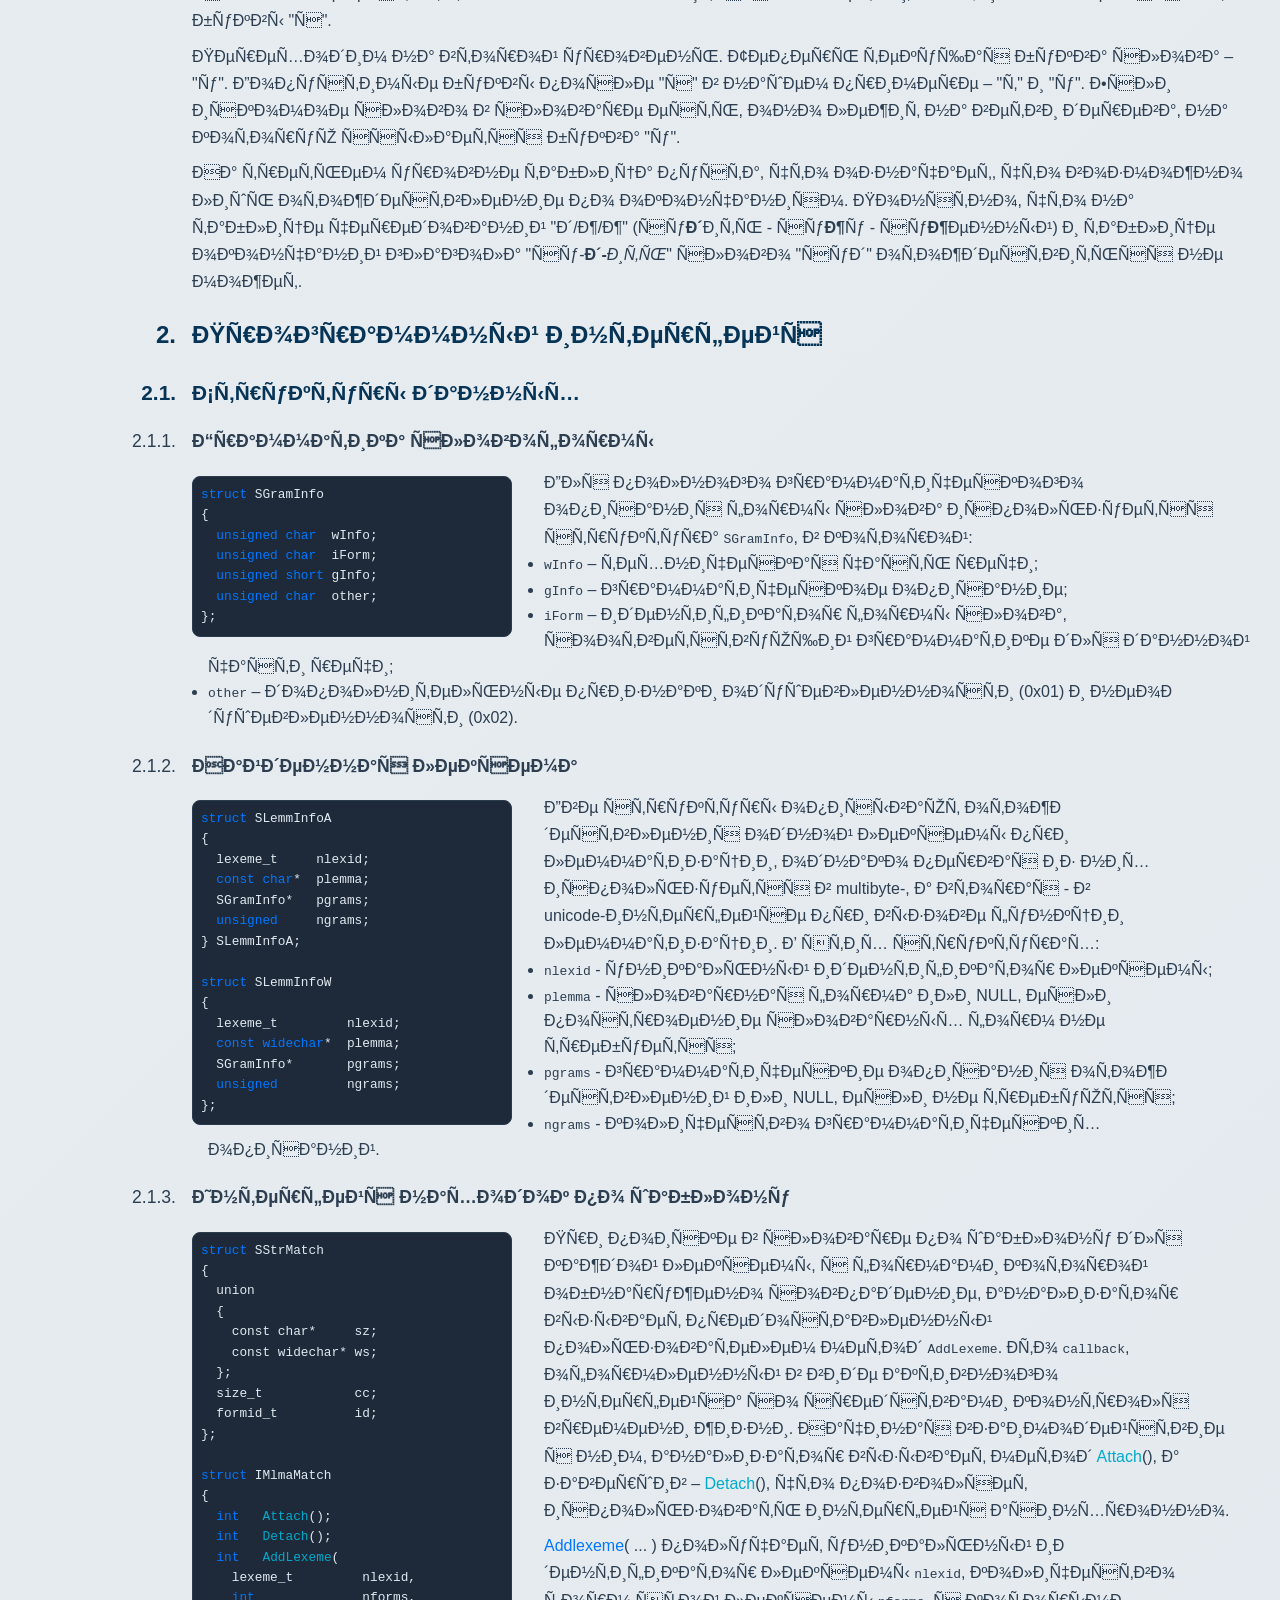
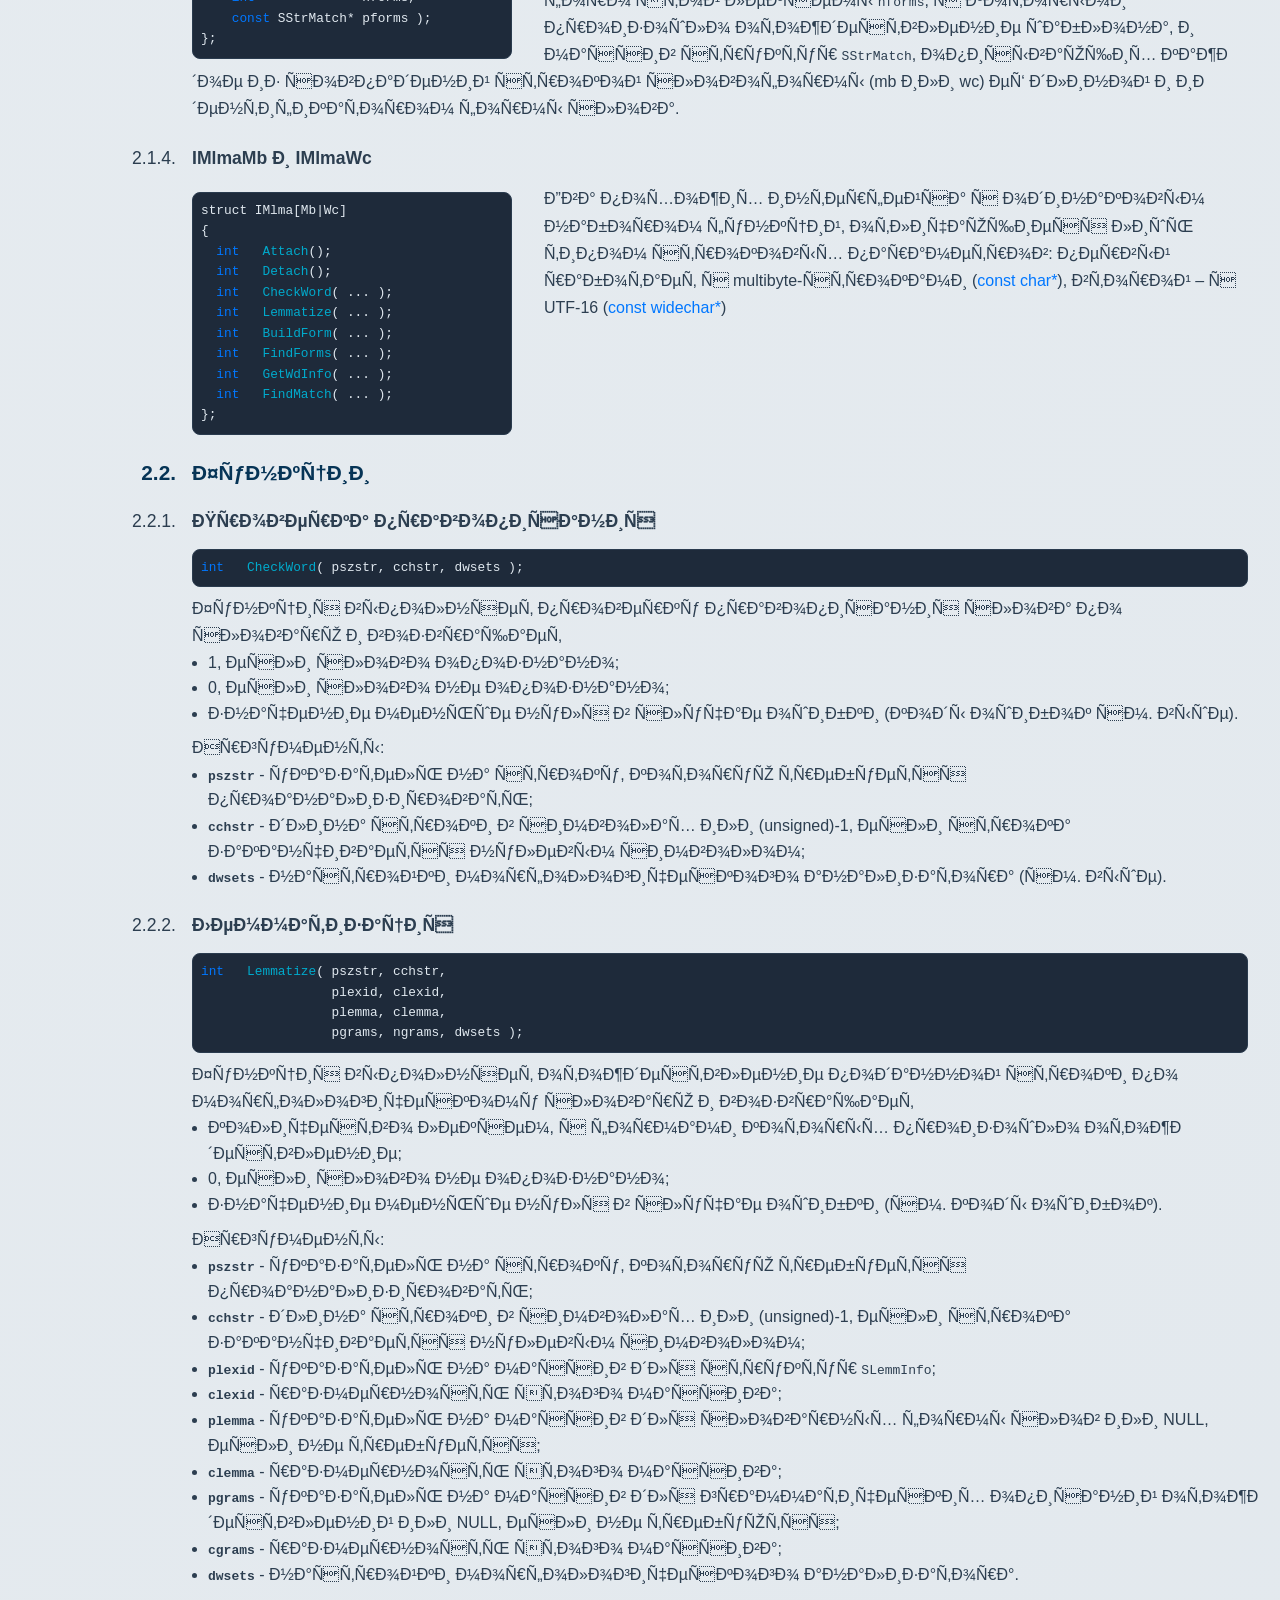
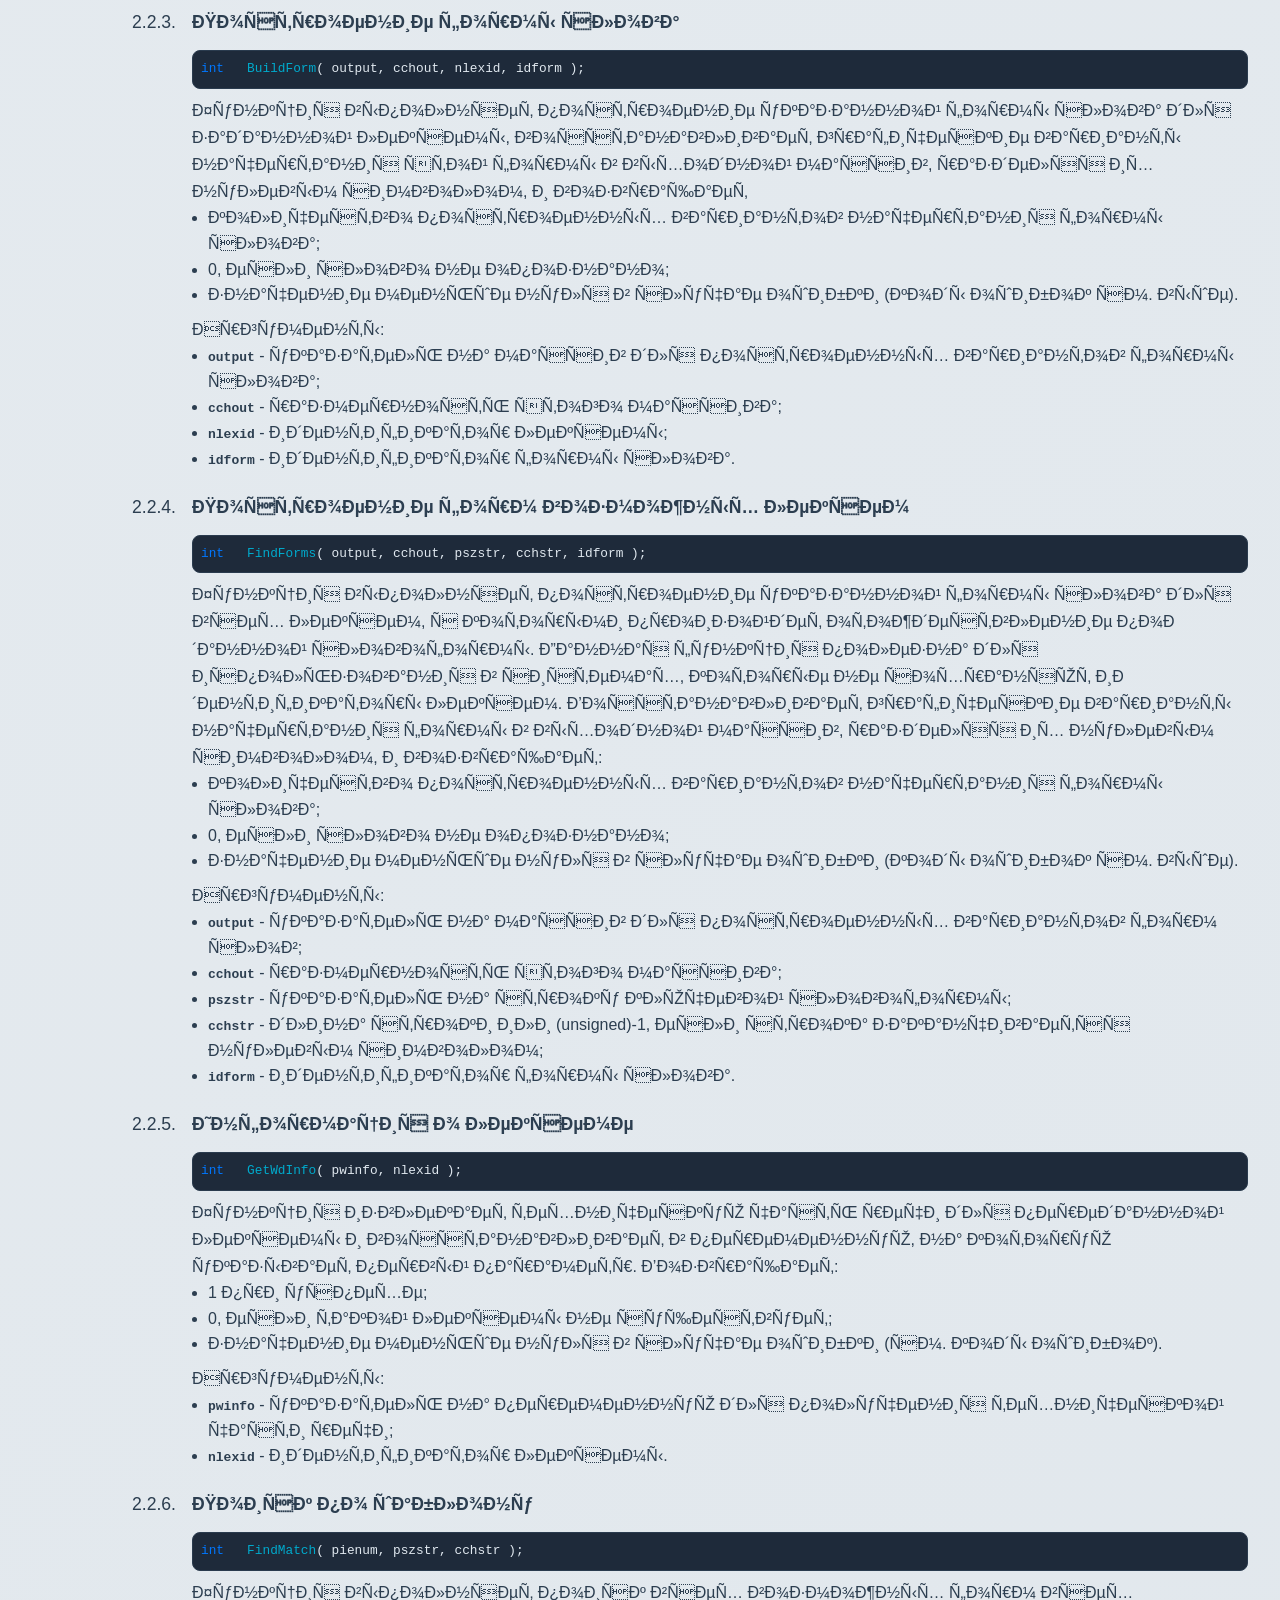
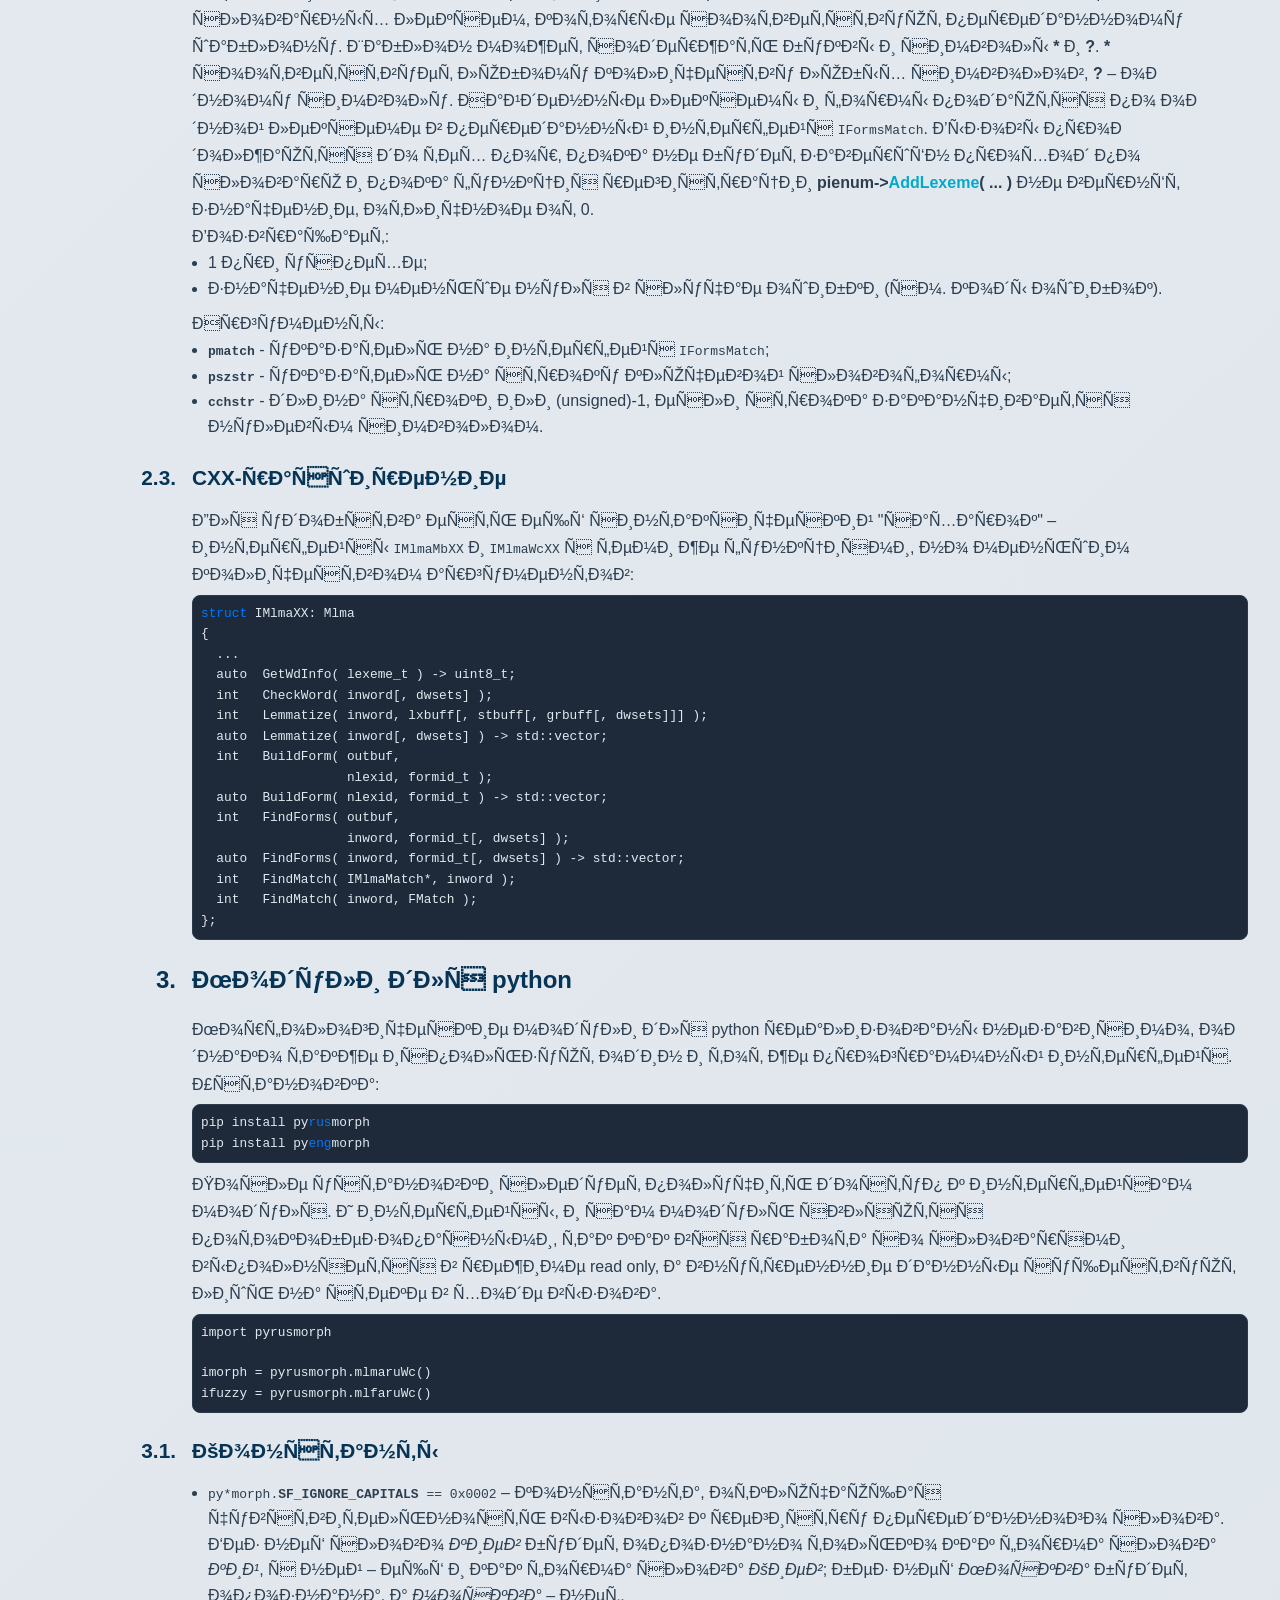
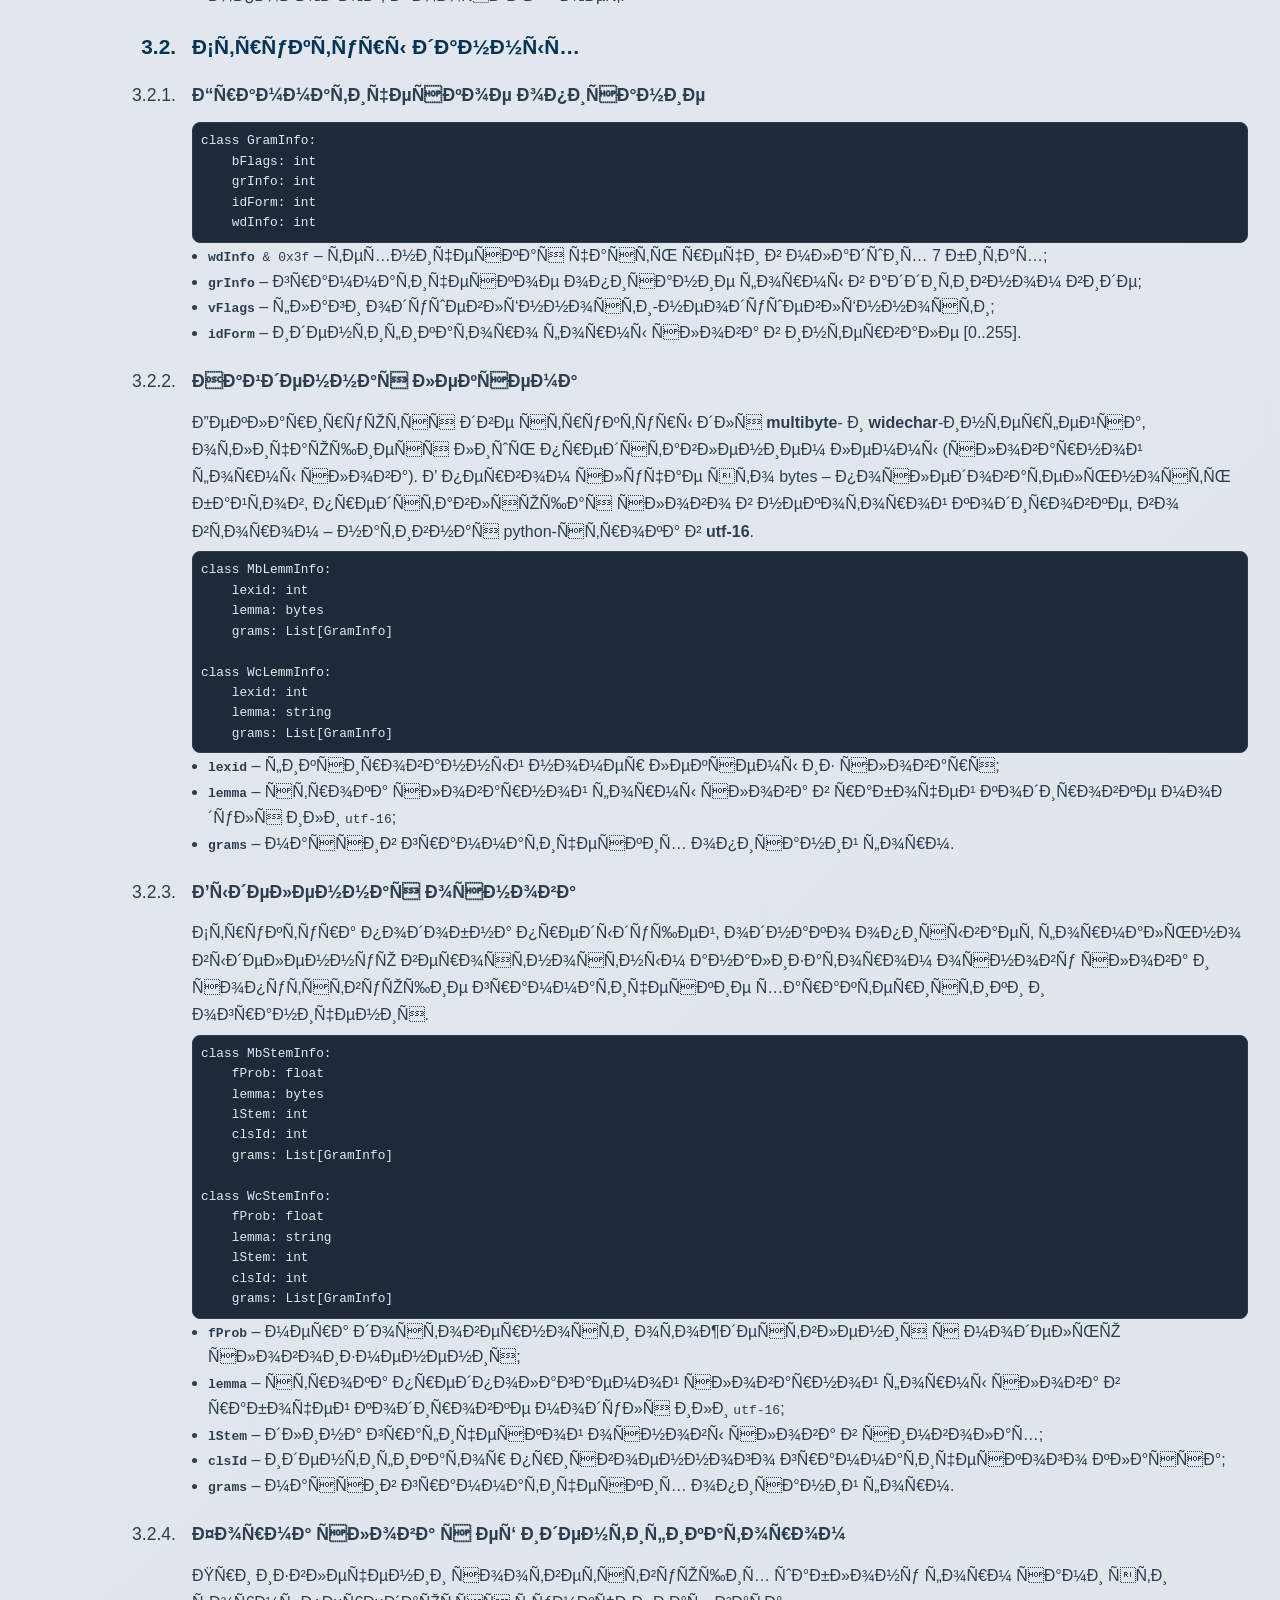
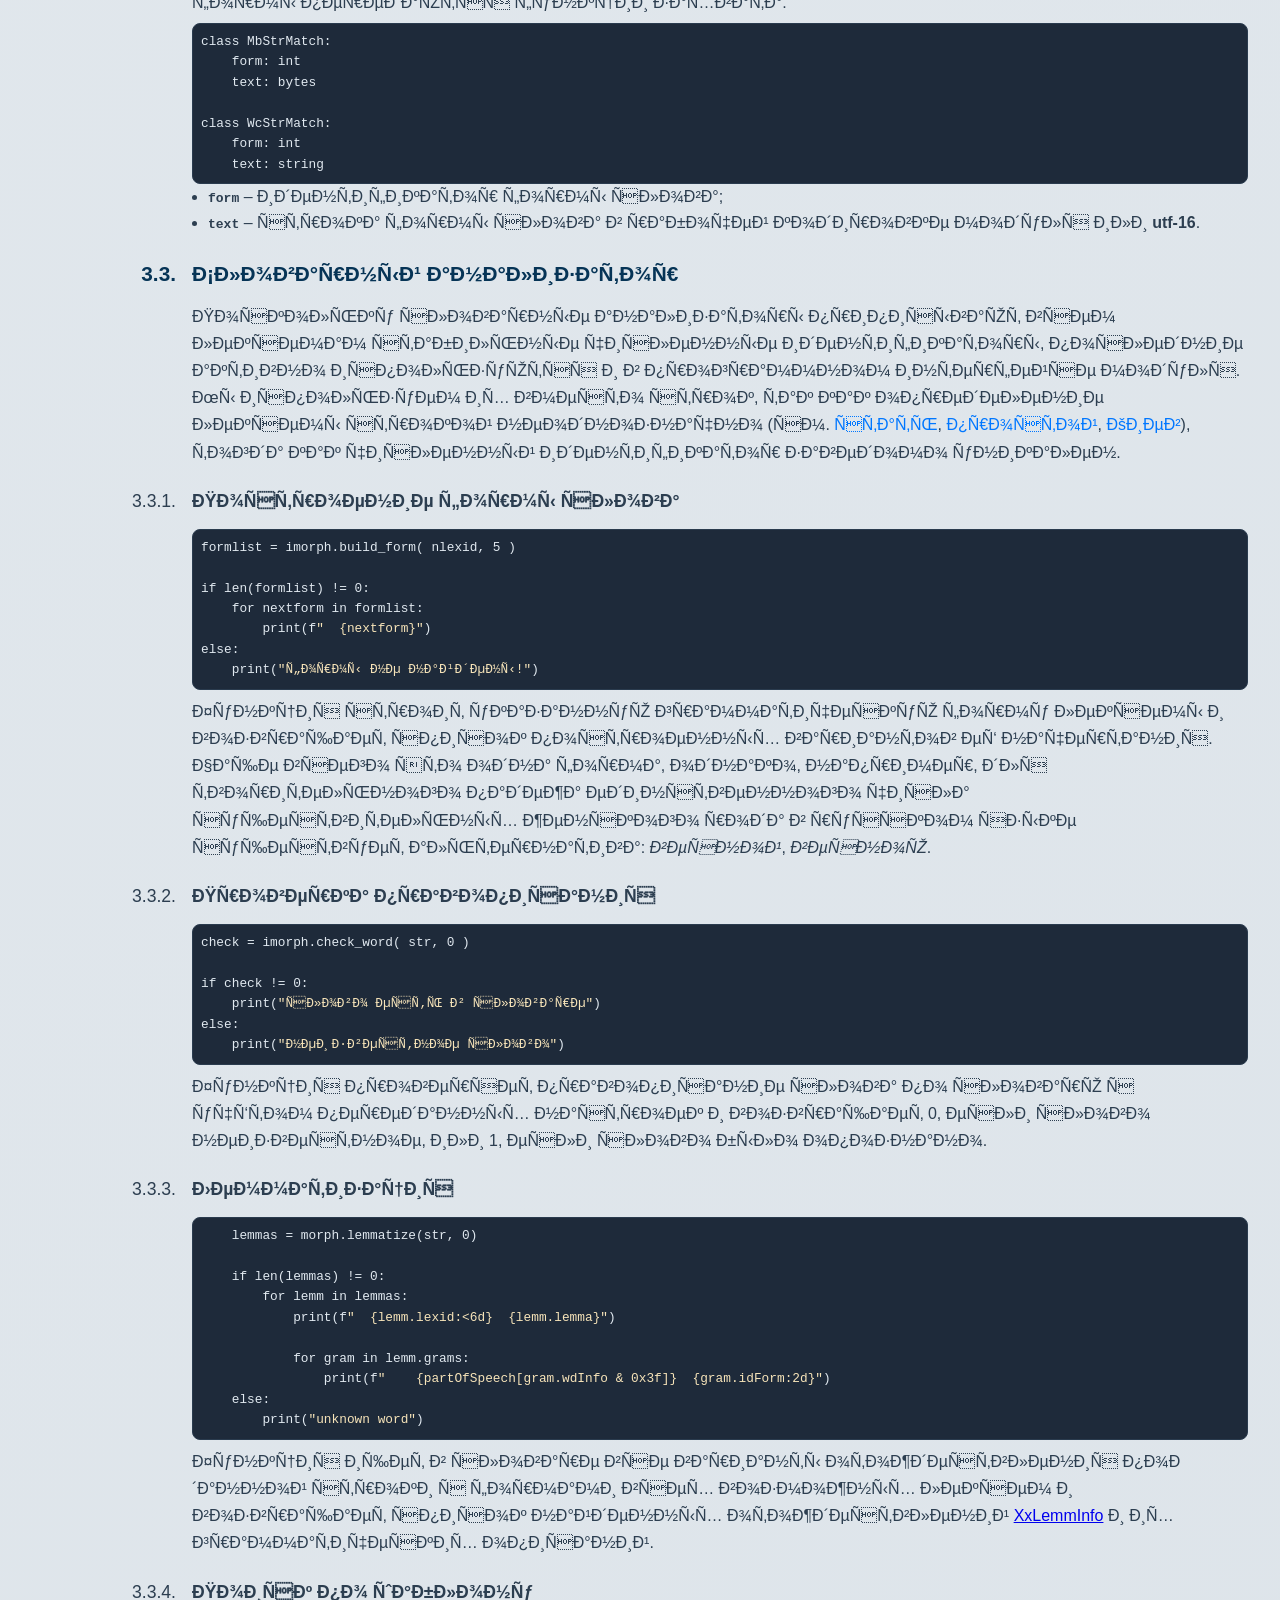
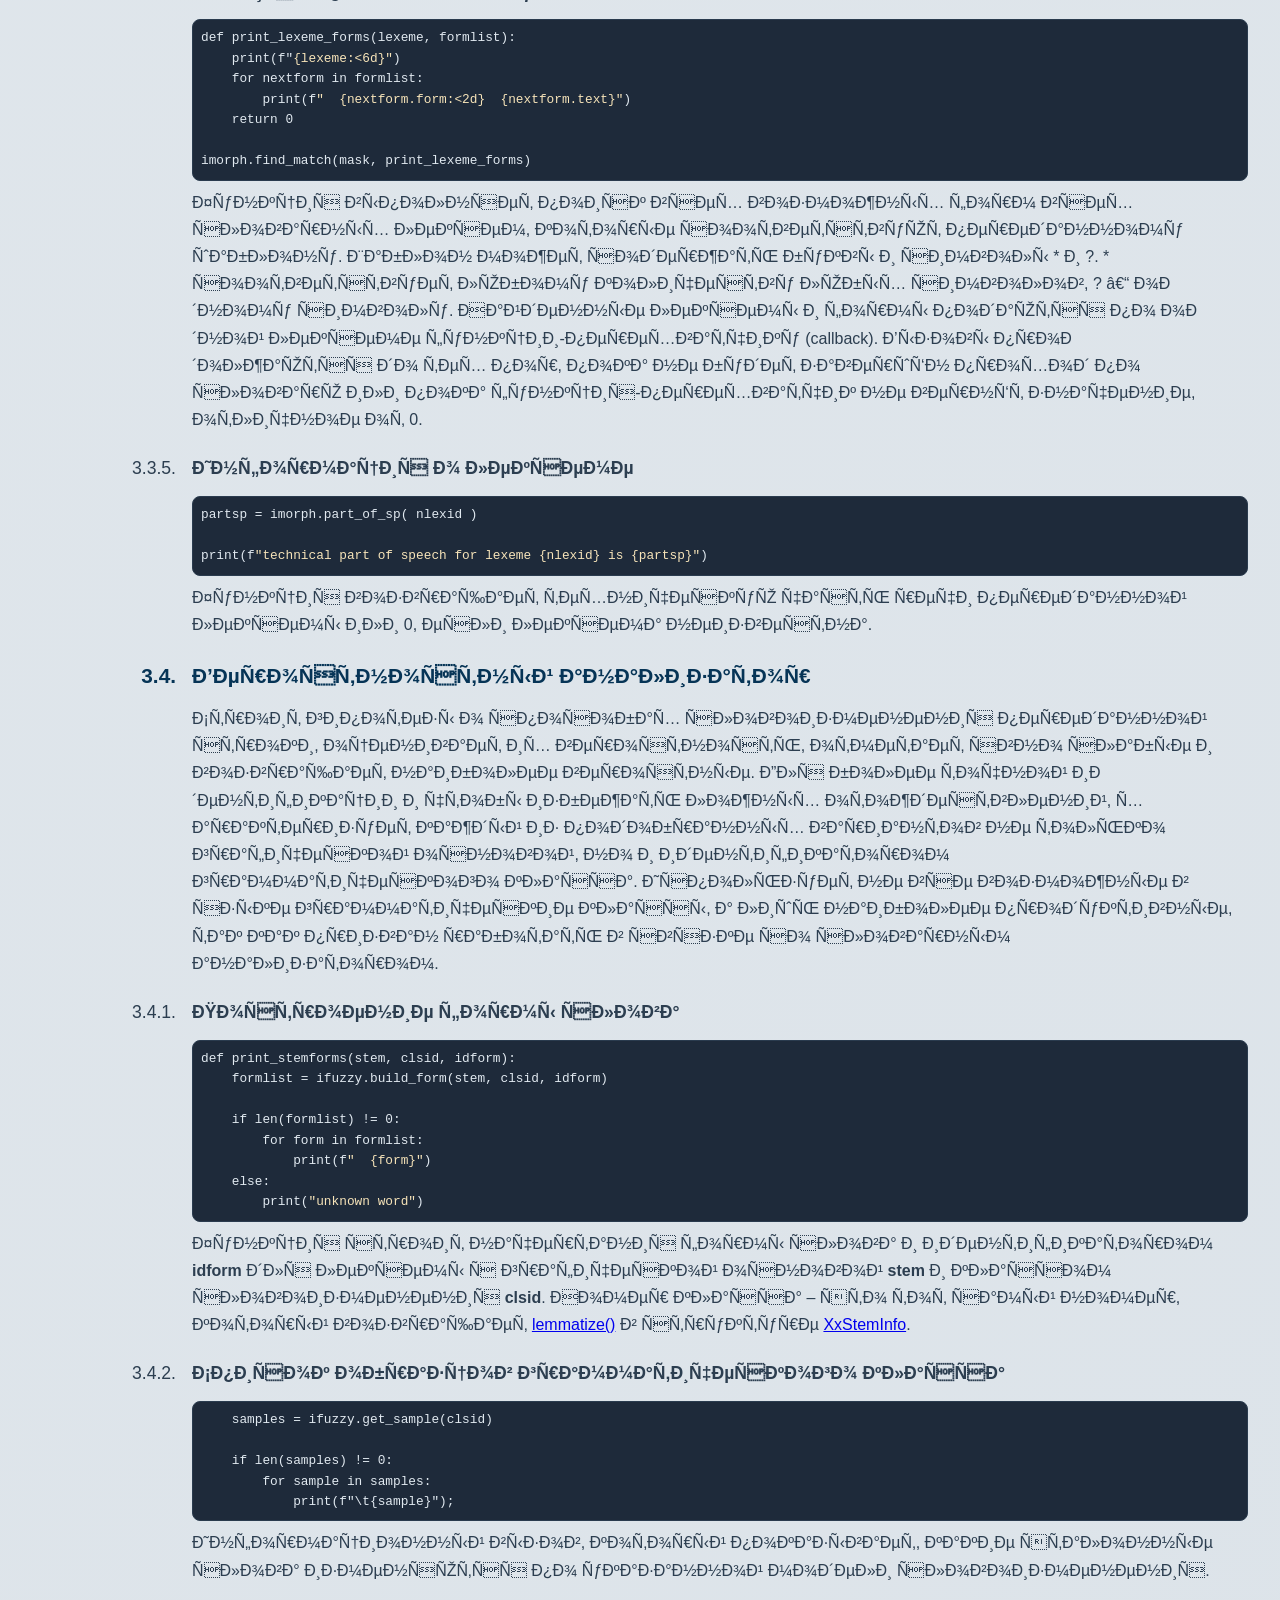
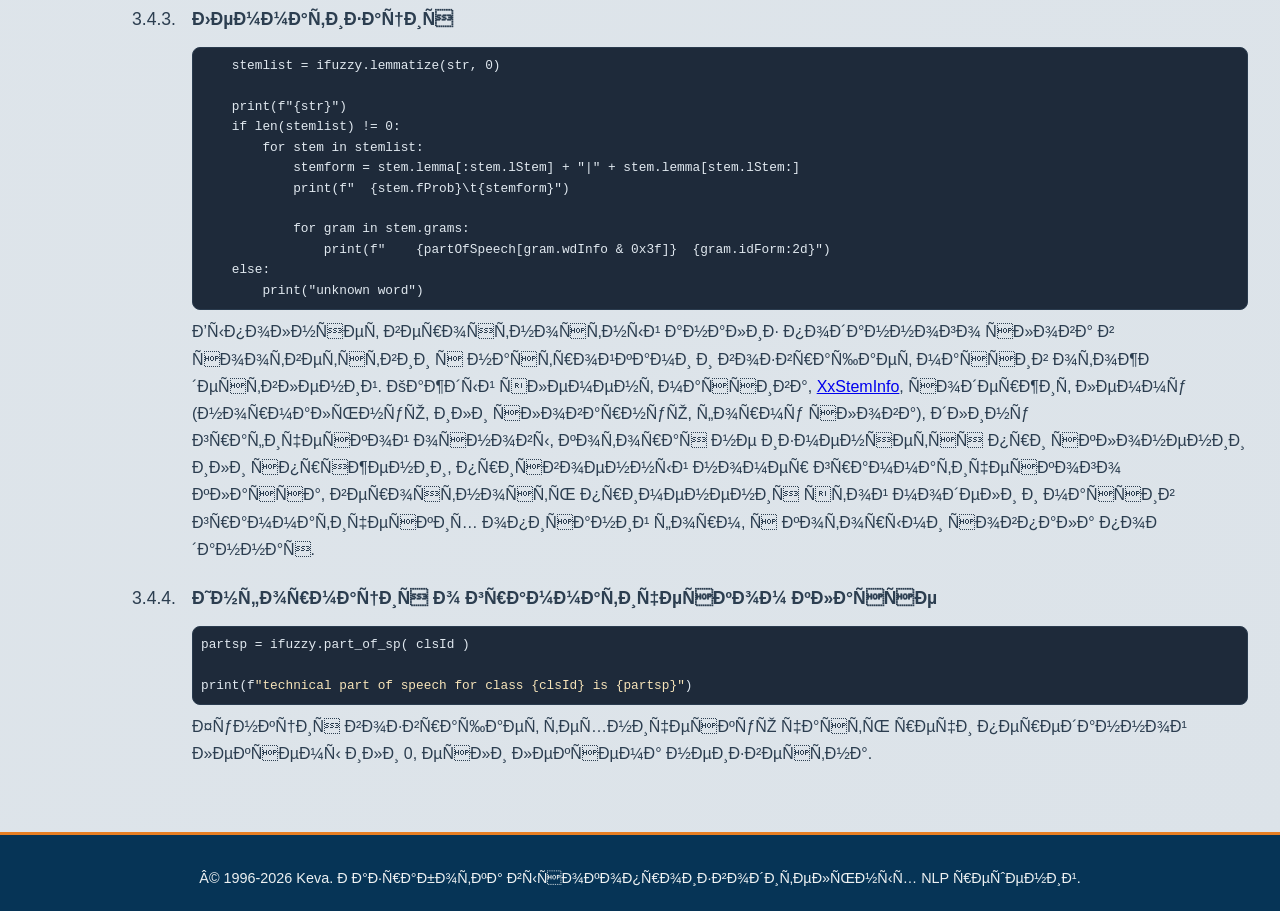
<file: help.html>
<!DOCTYPE html>
<html lang="ru">
<!-- Google tag (gtag.js) -->
<script async src="https://www.googletagmanager.com/gtag/js?id=G-YCN3VFR4X8"></script>
<script>
  window.dataLayer = window.dataLayer || [];
  function gtag(){dataLayer.push(arguments);}
  gtag('js', new Date());

  gtag('config', 'G-YCN3VFR4X8');
</script>
<!-- Yandex.Metrika counter -->
<script type="text/javascript">
    (function(m,e,t,r,i,k,a){
        m[i]=m[i]||function(){(m[i].a=m[i].a||[]).push(arguments)};
        m[i].l=1*new Date();
        for (var j = 0; j < document.scripts.length; j++) {if (document.scripts[j].src === r) { return; }}
        k=e.createElement(t),a=e.getElementsByTagName(t)[0],k.async=1,k.src=r,a.parentNode.insertBefore(k,a)
    })(window, document,'script','https://mc.yandex.ru/metrika/tag.js?id=107269142', 'ym');

    ym(107269142, 'init', {ssr:true, webvisor:true, clickmap:true, ecommerce:"dataLayer", referrer: document.referrer, url: location.href, accurateTrackBounce:true, trackLinks:true});
</script>
<noscript><div><img src="https://mc.yandex.ru/watch/107269142" style="position:absolute; left:-9999px;" alt="" /></div></noscript>
<!-- /Yandex.Metrika counter -->
<head>
    <meta name="description" content="libmorph — высокопроизводительная библиотека морфологического анализа.
      libmorphrus, libmorpheng, libmorphukr - поддержка русского, английского и украинского языков. C++, Open Source, MIT License.">
    <meta name="keywords" content="морфология, русский язык, C++, SDK, лемматизация, NLP, анализ текста, libmorphrus">
    <meta property="og:title" content="libmorph — морфологический анализатор на C++">
    <meta property="og:image" content="https://libmorph.ru">

    <meta charset="UTF-8">
    <meta name="viewport" content="width=device-width, initial-scale=1.0">
    <title>libmorph :: API</title>
    <link rel="stylesheet" href="css/style.css">
</head>
<body>
    <div class="page-wrapper">
        <header class="site-header">
            <div class="header-container">
                <div class="logo">
                  <a href="index.html">LIB<span>MORPH</span>.RU</a>
                </div>
                <nav class="main-nav">
                    <ul>
                        <li><a href="index.html">Главная</a></li>
                        <li><a href="about.html">О проекте</a></li>
                        <li><span class="current">Документация</span></li>
                        <li><a href="modules.html">Модули</a></li>
                        <li><a href="download.html">Скачать</a></li>
                        <li><a href="contacts.html">Контакты</a></li>
                    </ul>
                </nav>
            </div>
        </header>

        <main class="content-wrapper">
            <h1 id="overview">LIB<span>MORPH</span> API</h1>
            <p>Модули libmorph* используют единые программные интерфейсы &ndash; <b>m</b>ulti<b>b</b>yte <code>IMlmaMb</code>
             с поддержкой различных кодовых страниц (1251, koi8, 866, Mac, utf-8) и <b>w</b>ide<b>c</b>har <code>IMlmaWc</code>
             с кодировкой UTF-16.</p>
            <p>Выбор кодовой страницы для работы модуля выполняется в момент запроса интерфейса передачей строки-идентификатора.</p>
            <p>Интерфейсы декларированы в форме, обеспечивающей доступность из приложений на языке C. Однако для простоты
            восприятия здесь они приведены как классы C++.</p>

            <div class="toc">
              <h2><a href="#1">Устройство словаря</a></h2>
                <h3><a href="#1_1">Модель описания словоизменения</a></h3>
                <h3><a href="#1_2">Радиксное дерево</a></h3>
                <h3><a href="#1_3">Сканирование словаря</a></h3>
              <h2><a href="#2">Программный интерфейс</a></h2>
                <h3><a href="#2_1">Структуры данных</a></h3>
                  <h4><a href="#2_1_1">Грамматика словоформы</a></h4>
                  <h4><a href="#2_1_2">Найденная лексема</a></h4>
                  <h4><a href="#2_1_3">Интерфейс находок по шаблону</a></h4>
                  <h4><a href="#2_1_4">IMlmaMb и IMlmaWc</a></h4>
                <h3><a href="#2_2">Функции</a></h3>
                  <h4><a href="#2_2_1">Проверка правописания</a></h4>
                  <h4><a href="#2_2_2">Лемматизация</a></h4>
                  <h4><a href="#2_2_3">Построение формы слова</a></h4>
                  <h4><a href="#2_2_4">Построение форм возможных лексем</a></h4>
                  <h4><a href="#2_2_5">Информация о лексеме</a></h4>
                  <h4><a href="#2_2_6">Поиск по шаблону</a></h4>
                <h3><a href="#2_3">CXX-расширение</a></h3>
              <!-- h2><a href="#3">Интерфейс вероятностного морфологического анализатора</a></h2>
                <h3><a href="#3_1">Структуры данных и терминология</a></h3>
                <h3><a href="#3_2">Доступ к интерфейсам</a></h3>
                <h3><a href="#3_3">Лемматизация</a></h3>
                <h3><a href="#3_4">Построение формы слова</a></h3 -->
              <h2><a href="#3">Модули для python</a></h2>
                <h3><a href="#3_1">Константы</a></h3>
                <h3><a href="#3_2">Структуры данных</a></h3>

            </div>

            <div class="doc-content">
              <h2 id="1">Устройство словаря</h2>
                <h3 id="1_1">Модель описания словоизменения</h3>

                <p>Для описания словоизменения слово, точнее, его нормальная форма, представленная в словнике,
                разбивается на три фрагмента:</p>

                <ul>
                  <li>псевдооснова - неизменяемая графическая последовательность;</li>
                  <li>чередующаяся часть основы;</li>
                  <li>окончание.</li>
                </ul>
                
                <p>Окончание при генерации словаря отщепляется автоматически в соответствии с грамматической информацией,
                содержащейся в таблице окончаний, приписанной данному слову. В случае, если в основе слова есть чередования,
                то определяется, какой фрагмент чередуется с каким (подбирается таблица чередований в основе), а от основы
                отщепляется фрагмент чередования, соответствующий нормальной форме слова.</p>
                
                <p>В перечисленных ниже примерах чередующийся фрагмент основы выделен жирным шрифтом, а окончание - косым:</p>
                
                <ul>
                  <li>кош-<b>к</b>-<i>а</i> - кош-<b>ек</b></li>
                  <li>кноп-<b>к</b>-<i>а</i> - кноп-<b>ок</b></li>
                  <li>ос-<b>ел</b> - ос-<b>л</b>-<i>а</i></li>
                  <li>л-<b>ед</b> - л-<b>ьд</b>-<i>а</i></li>
	          <li><u>в</u>-<b>обр</b>-<i>ать</i> - <u>в</u>-<b>бер</b>-<i>у</i></li>
                </ul>

                <p>Для каждого слова после отщепления всех изменяемых частей в словарь заносится часть речи, ссылка на таблицу
                чередований в основе (если есть) и ссылка на таблицу окончаний. При работе анализатора нужная ступень чередования выбирается по жестким
                формальным правилам, которые в этом документе не приводятся.</p>

              <h3 id="1_2">Радискное дерево</h3>
              <p><img src="./dicttree.gif" style='margin: .1em .5em .1em .1em; max-width: 100%; float: left;'></p>

              <p>Словарь представляет собою дерево, в каждом узле которого находится таблица, ставящая в соответствие каждому
              символу смещение аналогичной таблицы следующего уровня. А результате поис строки сводится к нескольким побайтовым
              сравнениям в памяти &ndash; это основное достоинство префиксного дерева, позволяющее получать производительность
              хэш-таблиц при сохранении возможности лексикографической итерации. Радиксное дерево делает ещё шаг в сторону
              компактизации словаря, схлопывая узлы с единственной исходящей веткой вр фрагмент строки.</p>

              <p>Пусть словарь содержит лишь слова "стол", "столешница", "стоять", "стоить", "стрелять", "судить" и "ты".
              Тогда, после отщепления всех изменчивых фрагментов, мы получим (в порядке следования) графические псевдоосновы
              "стол", "столешниц", "сто", "сто", "стрел", "су" и "т". Дерево, строящееся из них, можно представить следующим
              образом:</p>

              <p> Под "грамматической информацией" следует понимать в данном случае часть речи, ссылку на таблицу чередований
              в основе, ссылку на таблицу окончаний и список чередующихся приставок.</p>

              <h3 id="1_3">Сканирование словаря</h3>

              <p>При сканировании устроенного таким образом словаря фактически идет перебор элементов таблицы очередного
              уровня (0 - для первой буквы слова, 1 - для второй и т. д). Рассмотрим этот процесс на примере изображенного
              выше мини-словарика.</p>

              <p>Пусть на обработку поступило слово "суд". Находясь в корне дерева, мы можем утверждать, что если такое слово
              в словаре есть, то оно находится на ветви, начинающейся от буквы "с".</p>

              <p>Переходим на второй уровень. Теперь текущая буква слова &ndash; "у". Допустимые буквы после "с" в нашем
              примере &ndash; "т" и "у". Если искомое слово в словаре есть, оно лежит на ветви дерева, на которую ссылается
              буква "у".</p>

              <p>На третьем уровне таблица пуста, что означает, что возможно лишь отождествление по окончаниям. Понятно,
              что на таблице чередований "д/ж/ж" (су<b>д</b>ить - су<b>ж</b>у - су<b>ж</b>енный) и таблице окончаний глагола
              "су-<b>д-</b><i>ить</i>" слово "суд" отождествиться не может.</p>

            <h2 id="2">Программный интерфейс</h2>
              <h3 id="2_1">Структуры данных</h2>
                <h4 id="2_1_1">Грамматика словоформы</h4>

              <div class="api-interface" style="float: left; width: 25em"><pre><span class="kw">struct</span> SGramInfo
{
  <span class="kw">unsigned char</span>  wInfo;
  <span class="kw">unsigned char</span>  iForm;
  <span class="kw">unsigned short</span> gInfo;
  <span class="kw">unsigned char</span>  other;
};
</pre></div>

                <p>Для полного грамматического описания формы слова используется структура <code>SGramInfo</code>, в которой:</p>
                  <ul>
                    <li><code>wInfo</code> &ndash; техническая часть речи;</li>
                    <li><code>gInfo</code> &ndash; грамматическое описание;</li>
                    <li><code>iForm</code> &ndash; идентификатор формы слова, соответствующий грамматике для данной части речи;</li>
                    <li><code>other</code> &ndash; дополнительные признаки одушевленности (0x01) и неодушевленности (0x02).</li>
                  </ul>

                <div style="clear: both"></div>

                <h4 id="2_1_2">Найденная лексема</h4>

                <div class="api-interface" style="float: left; width: 25em"><pre><span class="kw">struct</span> SLemmInfoA
{
  lexeme_t     nlexid;
  <span class="kw">const char</span>*  plemma;
  SGramInfo*   pgrams;
  <span class="kw">unsigned</span>     ngrams;
} SLemmInfoA;

<span class="kw">struct</span> SLemmInfoW
{
  lexeme_t         nlexid;
  <span class="kw">const widechar</span>*  plemma;
  SGramInfo*       pgrams;
  <span class="kw">unsigned</span>         ngrams;
};
</pre></div>

                <p>Две структуры описывают отождествления одной лексемы при лемматизации, однако первая из них используется
                в multibyte-, а вторая - в unicode-интерфейсе при вызове функции лемматизации. В этих структурах:</p>
                <ul>
                  <li><code>nlexid</code> - уникальный идентификатор лексемы;</li>
                  <li><code>plemma</code> - словарная форма или NULL, если построение словарных форм не требуется;</li>
                  <li><code>pgrams</code> - грамматические описания отождествлений или NULL, если не требуются;</li>
                  <li><code>ngrams</code> - количество грамматических описаний.</li>
                </ul>

                <div style="clear: both"></div>

                <h4 id="2_1_3">Интерфейс находок по шаблону</h4>

                <div class="api-interface" style="float: left; width: 25em"><pre><span class="kw">struct</span> SStrMatch
{
  union
  {
    const char*     sz;
    const widechar* ws;
  };
  size_t            cc;
  formid_t          id;
};

<span class="kw">struct</span> IMlmaMatch
{
  <span class="kw">int</span>   <span class="fn">Attach</span>();
  <span class="kw">int</span>   <span class="fn">Detach</span>();
  <span class="kw">int</span>   <span class="fn">AddLexeme</span>(
    lexeme_t         nlexid,
    <span class="kw">int</span>              nforms,
    <span class="kw">const</span> SStrMatch* pforms );
};</pre></div>

                <p>При поиске в словаре по шаблону для каждой лексемы, с формами которой обнаружено совпадение,
                анализатор вызывает предоставленный пользователем метод <code>AddLexeme</code>. Это <code>callback</code>,
                оформленный в виде активного интерфейса со средствами контроля времени жизни. Начиная взаимодействие
                с ним, анализатор вызывает метод <span class="fn">Attach</span>(), а завершив &ndash; <span class="fn">Detach</span>(),
                что позволяет использовать интерфейс асинхронно.</p>

                <p><span class="kw">Addlexeme</span>( ... ) получает уникальный идентификатор лексемы <code>nlexid</code>,
                количество форм этой лексемы <code>nforms</code>, с которыми произошло отождествление шаблона, и массив
                структур <code>SStrMatch</code>, описывающих каждое из совпадений строкой словоформы (mb или wc) её длиной
                и идентификатором формы слова.

                <div style="clear: both"></div>

                <h4 id="2_1_4">IMlmaMb и IMlmaWc</h4>

                <div class="api-interface" style="width: 25em; float: left"><pre>struct IMlma[Mb|Wc]
{
  <span class="kw">int</span>   <span class="fn">Attach</span>();
  <span class="kw">int</span>   <span class="fn">Detach</span>();
  <span class="kw">int</span>   <span class="fn">CheckWord</span>( ... );
  <span class="kw">int</span>   <span class="fn">Lemmatize</span>( ... );
  <span class="kw">int</span>   <span class="fn">BuildForm</span>( ... );
  <span class="kw">int</span>   <span class="fn">FindForms</span>( ... );
  <span class="kw">int</span>   <span class="fn">GetWdInfo</span>( ... );
  <span class="kw">int</span>   <span class="fn">FindMatch</span>( ... );
};</pre></div>

                <p>Два похожих интерфейса с одинаковым набором функций, отличающиеся лишь типом строковых параметров:
                первый работает с multibyte-строками (<span class="kw">const char*</span>), второй &ndash; с UTF-16
                (<span class="kw">const widechar*</span>)</p>
              
                <div style="clear: both"></div>

              <h3 id="2_2">Функции</h3>
                <h4 id="2_2_1">Проверка правописания</h4>

<div class="api-interface"><pre><span class="kw">int</span>   <span class="fn">CheckWord</span>( pszstr, cchstr, dwsets );</pre></div>
  
                  <p>Функция выполняет проверку правописания слова по словарю и возвращает</p>
                    <ul>
                      <li>1, если слово опознано;</li>
                      <li>0, если слово не опознано;</li>
                      <li>значение меньше нуля в случае ошибки (коды ошибок см. выше).</li>
                    </ul>
                  <p>Аргументы:</p>
                    <ul>
                      <li><code><b>pszstr</b></code> - указатель на строку, которую требуется проанализировать;</li>
                      <li><code><b>cchstr</b></code> - длина строки в символах или (unsigned)-1, если строка заканчивается нулевым символом;</li>
                      <li><code><b>dwsets</b></code> - настройки морфологического анализатора (см. выше).</li>
                    </ul>

                <h4 id="2_2_2">Лемматизация</h4>

<div class="api-interface"><pre><span class="kw">int</span>   <span class="fn">Lemmatize</span>( pszstr, cchstr,
                 plexid, clexid,
                 plemma, clemma,
                 pgrams, ngrams, dwsets );</pre></div>

                  <p>Функция выполняет отождествление поданной строки по морфологическому словарю и возвращает</p>
                    <ul>
                      <li>количество лексем, с формами которых произошло отождествление;</li>
                      <li>0, если слово не опознано;</li>
                      <li>значение меньше нуля в случае ошибки (см. коды ошибок).</li>
                    </ul>

                  <p>Аргументы:</p>
                    <ul>
                      <li><code><b>pszstr</b></code> - указатель на строку, которую требуется проанализировать;</li>
                      <li><code><b>cchstr</b></code> - длина строки в символах или (unsigned)-1, если строка заканчивается нулевым символом;</li>
                      <li><code><b>plexid</b></code> - указатель на массив для структур <code>SLemmInfo</code>;</li>
                      <li><code><b>clexid</b></code> - размерность этого массива;</li>
                      <li><code><b>plemma</b></code> - указатель на массив для словарных формы слов или NULL, если не требуется;</li>
                      <li><code><b>clemma</b></code> - размерность этого массива;</li>
                      <li><code><b>pgrams</b></code> - указатель на массив для грамматических описаний отождествлений или NULL, если не требуются;</li>
                      <li><code><b>cgrams</b></code> - размерность этого массива;</li>
                      <li><code><b>dwsets</b></code> - настройки морфологического анализатора.</li>
                    </ul>

                <h4 id="2_2_3">Построение формы слова</h4>
              
<div class="api-interface"><pre><span class="kw">int</span>   <span class="fn">BuildForm</span>( output, cchout, nlexid, idform );</pre></div>
                  <p>Функция выполняет построение указанной формы слова для заданной лексемы, восстанавливает графические
                  варианты начертания этой формы в выходной массив, разделяя их нулевым символом, и возвращает</p>

                  <ul>
                    <li>количество построенных вариантов начертания формы слова;</li>
                    <li>0, если слово не опознано;</li>
                    <li>значение меньше нуля в случае ошибки (коды ошибок см. выше).</li>
                  </ul>

                  <p>Аргументы:</p>

                  <ul>
                    <li><code><b>output</b></code> - указатель на массив для построенных вариантов формы слова;</li>
                    <li><code><b>cchout</b></code> - размерность этого массива;</li>
                    <li><code><b>nlexid</b></code> - идентификатор лексемы;</li>
                    <li><code><b>idform</b></code> - идентификатор формы слова.</li>
                  </ul>

                <h4 id="2_2_4">Построение форм возможных лексем</h4>

<div class="api-interface"><pre><span class="kw">int</span>   <span class="fn">FindForms</span>( output, cchout, pszstr, cchstr, idform );</pre></div>

                  <p>Функция выполняет построение указанной формы слова для всех лексем, с которыми произойдет отождествление
                  поданной словоформы. Данная функция полезна для использования в системах, которые не сохраняют идентификаторы
                  лексем. Восстанавливает графические варианты начертания формы в выходной массив, разделяя их нулевым символом,
                  и возвращает:</p>
                  <ul>
                    <li>количество построенных вариантов начертания формы слова;</li>
                    <li>0, если слово не опознано;</li>
                    <li>значение меньше нуля в случае ошибки (коды ошибок см. выше).</li>
                  </ul>

                  <p>Аргументы:</p>
                  <ul>
                    <li><code><b>output</b></code> - указатель на массив для построенных вариантов форм слов;</li>
                    <li><code><b>cchout</b></code> - размерность этого массива;</li>
                    <li><code><b>pszstr</b></code> - указатель на строку ключевой словоформы;</li>
                    <li><code><b>cchstr</b></code> - длина строки или (unsigned)-1, если строка заканчивается нулевым символом;</li>
                    <li><code><b>idform</b></code> - идентификатор формы слова.</li>
                  </ul>

                <h4 id="2_2_5">Информация о лексеме</h4>

<div class="api-interface"><pre><span class="kw">int</span>   <span class="fn">GetWdInfo</span>( pwinfo, nlexid );</pre></div>

                  <p>Функция извлекает техническую часть речи для переданной лексемы и восстанавливает в переменную, на которую
                  указывает первый параметр. Возвращает:</p>
                  <ul>
                    <li>1 при успехе;</li>
                    <li>0, если такой лексемы не существует;</li>
                    <li>значение меньше нуля в случае ошибки (см. коды ошибок).</li>
                  </ul>

                  <p>Аргументы:</p>
                  <ul>
                    <li><code><b>pwinfo</b></code> - указатель на переменную для получения технической части речи;</li>
                    <li><code><b>nlexid</b></code> - идентификатор лексемы.</li>
                  </ul>

                <h4 id="2_2_6">Поиск по шаблону</h4>

<div class="api-interface"><pre><span class="kw">int</span>   <span class="fn">FindMatch</span>( pienum, pszstr, cchstr );</pre></div>

                  <p>Функция выполняет поиск всех возможных форм всех словарных лексем, которые соответствуют переданному шаблону.
                  Шаблон может содержать буквы и символы <b>*</b> и <b>?</b>. <b>*</b> соответствует любому количеству любых символов,
                  <b>?</b> &ndash; одному символу. Найденные лексемы и формы подаются по одной лексеме в переданный интерфейс
                  <code>IFormsMatch</code>. Вызовы продолжаются до тех пор, пока не будет завершён проход по словарю и пока
                  функция регистрации <b>pienum-><span class="fn">AddLexeme</span>( ... )</b> не вернёт значение, отличное от 0.<br>
                  Возвращает:</p>
                  <ul>
                    <li>1 при успехе;</li>
                    <li>значение меньше нуля в случае ошибки (см. коды ошибок).</li>
                  </ul>

                  <p>Аргументы:</p>
                  <ul>
                    <li><code><b>pmatch</b></code> - указатель на интерфейс <code>IFormsMatch</code>;</li>
                    <li><code><b>pszstr</b></code> - указатель на строку ключевой словоформы;</li>
                    <li><code><b>cchstr</b></code> - длина строки или (unsigned)-1, если строка заканчивается нулевым символом.</li>
                  </ul>

              <h3 id="2_3">CXX-расширение</h3>
                <p>Для удобства есть ещё синтаксический "сахарок" &ndash; интерфейсы <code>IMlmaMbXX</code> и <code>IMlmaWcXX</code>
                с теми же функциями, но меньшим количеством аргументов:</p>

<div class="api-interface"><pre><span class="kw">struct</span> IMlmaXX: Mlma
{
  ...
  auto  GetWdInfo( lexeme_t ) -> uint8_t;
  int   CheckWord( inword[, dwsets] );
  int   Lemmatize( inword, lxbuff[, stbuff[, grbuff[, dwsets]]] );
  auto  Lemmatize( inword[, dwsets] ) -> std::vector<lexeme>;
  int   BuildForm( outbuf,
                   nlexid, formid_t );
  auto  BuildForm( nlexid, formid_t ) -> std::vector<string>;
  int   FindForms( outbuf,
                   inword, formid_t[, dwsets] );
  auto  FindForms( inword, formid_t[, dwsets] ) -> std::vector<string>;
  int   FindMatch( IMlmaMatch*, inword );
  int   FindMatch( inword, FMatch );
};</pre></div>

            <h2 id="3">Модули для python</h2>
              <p>Морфологические модули для python реализованы независимо, однако также используют один и тот же программный интерфейс.
                 Установка:</p>
<div class="api-interface"><pre>
pip install py<span class="kw">rus</span>morph
pip install py<span class="kw">eng</span>morph
</pre></div>

              <p>После установки следует получить доступ к интерфейсам модуля. И интерфейсы, и сам модуль являются потокобезопасными,
                 так как вся работа со словарями выполняется в режиме read only, а внутренние данные существуют лишь на стеке в ходе вызова.
    
<div class="api-interface"><pre>
import pyrusmorph

imorph = pyrusmorph.mlmaruWc()
ifuzzy = pyrusmorph.mlfaruWc()
</pre></div>

              <h3 id="3_1">Константы</h2>
                <ul>
                  <li><code>py*morph.<b>SF_IGNORE_CAPITALS</b> == 0x0002</code>  &ndash; константа, отключающая чувствительность вызовов
                      к регистру переданного слова. Без неё слово <i>киев</i> будет опознано только как форма слова <i>кий</i>,
                      с ней &ndash; ещё и как форма слова <i>Киев</i>; без неё <i>Москва</i> будет опознана, а <i>москва</i> &ndash; нет.</li>
                </ul>
          <h3 id="3_2">Структуры данных</h2>
            <h4 id="3_2_1">Грамматическое описание</h4>
<div class="api-interface"><pre>
class GramInfo:
    bFlags: int
    grInfo: int
    idForm: int
    wdInfo: int
</pre></div>
                <ul>
                  <li><code><b>wdInfo</b> & 0x3f</code> &ndash; техническая часть речи в младших 7 битах;</li>
                  <li><code><b>grInfo</b></code> &ndash; грамматическое описание формы в аддитивном виде;</li>
                  <li><code><b>vFlags</b></code> &ndash; флаги одушевлённости-неодушевлённости;</li>
                  <li><code><b>idForm</b></code> &ndash; идентификаторо формы слова в интервале [0..255].</li>
                </ul>

            <h4 id="3_2_2">Найденная лексема</h4>
              <p>Декларируются две структуры для <strong>multibyte</strong>- и <strong>widechar</strong>-интерфейса, отличающиеся лишь представлением леммы (словарной формы слова).
                В первом случае это bytes &ndash; последовательность байтов, представляющая слово в некоторой кодировке, во втором &ndash; нативная
                python-строка в <strong>utf-16</strong>.</p>

<div class="api-interface"><pre>
class MbLemmInfo:
    lexid: int
    lemma: bytes
    grams: List[GramInfo]

class WcLemmInfo:
    lexid: int
    lemma: string
    grams: List[GramInfo]
</pre></div>
                <ul>
                  <li><code><b>lexid</b></code> &ndash; фиксированный номер лексемы из словаря;</li>
                  <li><code><b>lemma</b></code> &ndash; строка словарной формы слова в рабочей кодировке модуля или <code>utf-16</code>;</li>
                  <li><code><b>grams</b></code> &ndash; массив грамматических описаний форм.</li>
                </ul>
                  
            <h4 id="3_2_3">Выделенная основа</h4>
              <p>Структура подобна предыдущей, однако описывает формально выделенную вероятностным анализатором основу слова
                 и сопутствующие грамматические характеристики и ограничения.</p>

<div class="api-interface"><pre>
class MbStemInfo:
    fProb: float
    lemma: bytes
    lStem: int
    clsId: int
    grams: List[GramInfo]

class WcStemInfo:
    fProb: float
    lemma: string
    lStem: int
    clsId: int
    grams: List[GramInfo]
</pre></div>
                <ul>
                  <li><code><b>fProb</b></code> &ndash; мера достоверности отождествления с моделью словоизменения;</li>
                  <li><code><b>lemma</b></code> &ndash; строка предполагаемой словарной формы слова в рабочей кодировке модуля или <code>utf-16</code>;</li>
                  <li><code><b>lStem</b></code> &ndash; длина графической основы слова в символах;</li>
                  <li><code><b>clsId</b></code> &ndash; идентификатор присвоенного грамматического класса;</li>
                  <li><code><b>grams</b></code> &ndash; массив грамматических описаний форм.</li>
                </ul>
                  
              <h4 id="3_2_4">Форма слова с её идентификатором</h4>
                <p>При извлечении соответствующих шаблону форм сами эти формы передаются функции захвата.</p>

<div class="api-interface"><pre>
class MbStrMatch:
    form: int
    text: bytes

class WcStrMatch:
    form: int
    text: string
</pre></div>
                <ul>
                  <li><code><b>form</b></code> &ndash; идентификатор формы слова;</li>
                  <li><code><b>text</b></code> &ndash; строка формы слова в рабочей кодировке модуля или <strong>utf-16</strong>.</li>
                </ul>
           
            <h3 id="3_3">Словарный анализатор</h3>
              <p>Поскольку словарные анализаторы приписывают всем лексемам стабильные численные идентификаторы, последние активно используются
                 и в программном интерфейсе модуля. Мы используем их вместо строк, так как определение лексемы строкой неоднозначно (см. <span class="kw">стать</span>, <span class="kw">простой</span>, <span class="kw">Киев</span>),
                 тогда как численный идентификатор заведомо уникален.</p>

              <h4 id="3_3_1">Построение формы слова</h4>
<div class="api-interface"><pre>
formlist = imorph.build_form( nlexid, 5 )

if len(formlist) != 0:
    for nextform in formlist:
        print(f<span class='st'>"  {nextform}"</span>)
else:
    print(<span class='st'>"формы не найдены!"</span>)
</pre></div>
                <p>Функция строит указанную грамматическую форму лексемы и возвращает список построенных вариантов её начертания.
                   Чаще всего это одна форма, однако, например, для творительного падежа единственного числа существительных женского
                   рода в русском языке существует альтернатива: <i>весной</i>, <i>весною</i>.</p>

              <h4 id="3_3_2">Проверка правописания</h4>
<div class="api-interface"><pre>
check = imorph.check_word( str, 0 )

if check != 0:
    print(<span class='st'>"слово есть в словаре"</span>)
else:
    print(<span class='st'>"неизвестное слово"</span>)
</pre></div>
                <p>Функция проверяет правописание слова по словарю с учётом переданных настроек и
                   возвращает 0, если слово неизвестное, или 1, если слово было опознано.</p>

              <h4 id="3_3_3">Лемматизация</h4>
<div class="api-interface"><pre>
    lemmas = morph.lemmatize(str, 0)
 
    if len(lemmas) != 0:
        for lemm in lemmas:
            print(f<span class='st'>"  {lemm.lexid:&lt;6d}  {lemm.lemma}"</span>)

            for gram in lemm.grams:
                print(f<span class='st'>"    {partOfSpeech[gram.wdInfo & 0x3f]}  {gram.idForm:2d}"</span>)
    else:
        print(<span class='st'>"unknown word"</span>)
</pre></div>
                <p>Функция ищет в словаре все варианты отождествления поданной строки с формами всех возможных лексем и возвращает список
                   найденных отождествлений <a href="#3_2_2">XxLemmInfo</a> и их грамматических описаний.

              <h4 id="3_3_4">Поиск по шаблону</h4>
<div class="api-interface"><pre>
def print_lexeme_forms(lexeme, formlist):
    print(f"<span class='st'>{lexeme:&lt;6d}"</span>)
    for nextform in formlist:
        print(f<span class='st'>"  {nextform.form:&lt;2d}  {nextform.text}"</span>)
    return 0

imorph.find_match(mask, print_lexeme_forms)
</pre></div>

                <p>Функция выполняет поиск всех возможных форм всех словарных лексем, которые соответствуют переданному шаблону.
                   Шаблон может содержать буквы и символы * и ?. * соответствует любому количеству любых символов, ? – одному символу.
                   Найденные лексемы и формы подаются по одной лексеме функции-перехватчику (callback). Вызовы продолжаются до тех пор,
                   пока не будет завершён проход по словарю или пока функция-перехватчик не вернёт значение, отличное от 0.</p>

              <h4 id="3_3_5">Информация о лексеме</h4>
<div class="api-interface"><pre>
partsp = imorph.part_of_sp( nlexid )

print(f<span class='st'>"technical part of speech for lexeme {nlexid} is {partsp}"</span>)
</pre></div>
                  <p>Функция возвращает техническую часть речи переданной лексемы или 0, если лексема неизвестна.</p>
                  
            <h3 id="3_4">Вероятностный анализатор</h3>
              <p>Строит гипотезы о способах словоизменения переданной строки, оценивает их вероятность, отметает
                 явно слабые и возвращает наиболее вероятные. Для более точной идентификации и чтобы избежать ложных отождествлений,
                 характеризует каждый из подобранных вариантов не только графической основой, но и идентификатором грамматического класса.
                 Использует не все возможные в языке грамматические классы, а лишь наиболее продуктивные, так как призван работать
                 в связке со словарным анализатором.</p>

              <h4 id="3_4_1">Построение формы слова</h4>
<div class="api-interface"><pre>
def print_stemforms(stem, clsid, idform):
    formlist = ifuzzy.build_form(stem, clsid, idform)
 
    if len(formlist) != 0:
        for form in formlist:
            print(f<span class='st'>"  {form}"</span>)
    else:
        print(<span class='st'>"unknown word"</span>)
</pre></div>
                 <p>Функция строит начертания формы слова и идентификатором <strong>idform</strong> для лексемы с графической основой
                    <strong>stem</strong> и классом словоизменения <strong>clsid</strong>. Номер класса &ndash; это тот самый номер,
                    который возвращает <a href="#">lemmatize()</a> в структуре <a href="#3_2_3">XxStemInfo</a>.</p>
                  
              <h4 id="3_4_1">Список образцов грамматического класса</h4>
<div class="api-interface"><pre>
    samples = ifuzzy.get_sample(clsid)

    if len(samples) != 0:
        for sample in samples:
            print(f"\t{sample}");
</pre></div>
                 <p>Информационный вызов, который показывает, какие эталонные слова изменяются по указанной модели словоизменения.

              <h4 id="3_4_1">Лемматизация</h4>
<div class="api-interface"><pre>
    stemlist = ifuzzy.lemmatize(str, 0)
 
    print(f"{str}")
    if len(stemlist) != 0:
        for stem in stemlist:
            stemform = stem.lemma[:stem.lStem] + "|" + stem.lemma[stem.lStem:]
            print(f"  {stem.fProb}\t{stemform}")

            for gram in stem.grams:
                print(f"    {partOfSpeech[gram.wdInfo & 0x3f]}  {gram.idForm:2d}")
    else:
        print("unknown word")
</pre></div>
                 <p>Выполняет вероятностный анализ поданного слова в соответствии с настройками и возвращает массив отождествлений.
                    Каждый элемент массива, <a href="#">XxStemInfo</a>, содержит лемму (нормальную, или словарную, форму слова),
                    длину графической основы, которая не изменяется при склонении или спряжении, присвоенный номер грамматического класса,
                    вероятность применения этой модели и массив грамматических описаний форм, с которыми совпала поданная.</p>

              <h4 id="3_4_5">Информация о грамматическом классе</h4>
<div class="api-interface"><pre>
partsp = ifuzzy.part_of_sp( clsId )

print(f<span class='st'>"technical part of speech for class {clsId} is {partsp}"</span>)
</pre></div>
                  <p>Функция возвращает техническую часть речи переданной лексемы или 0, если лексема неизвестна.</p>
                  
          </div>
        </main>


        <footer class="site-footer">
          <div class="footer-copyright">
            © 1996-2026 Keva. Разработка высокопроизводительных NLP решений.
          </div>
        </footer>
    </div>
</body>
</html>
</file>
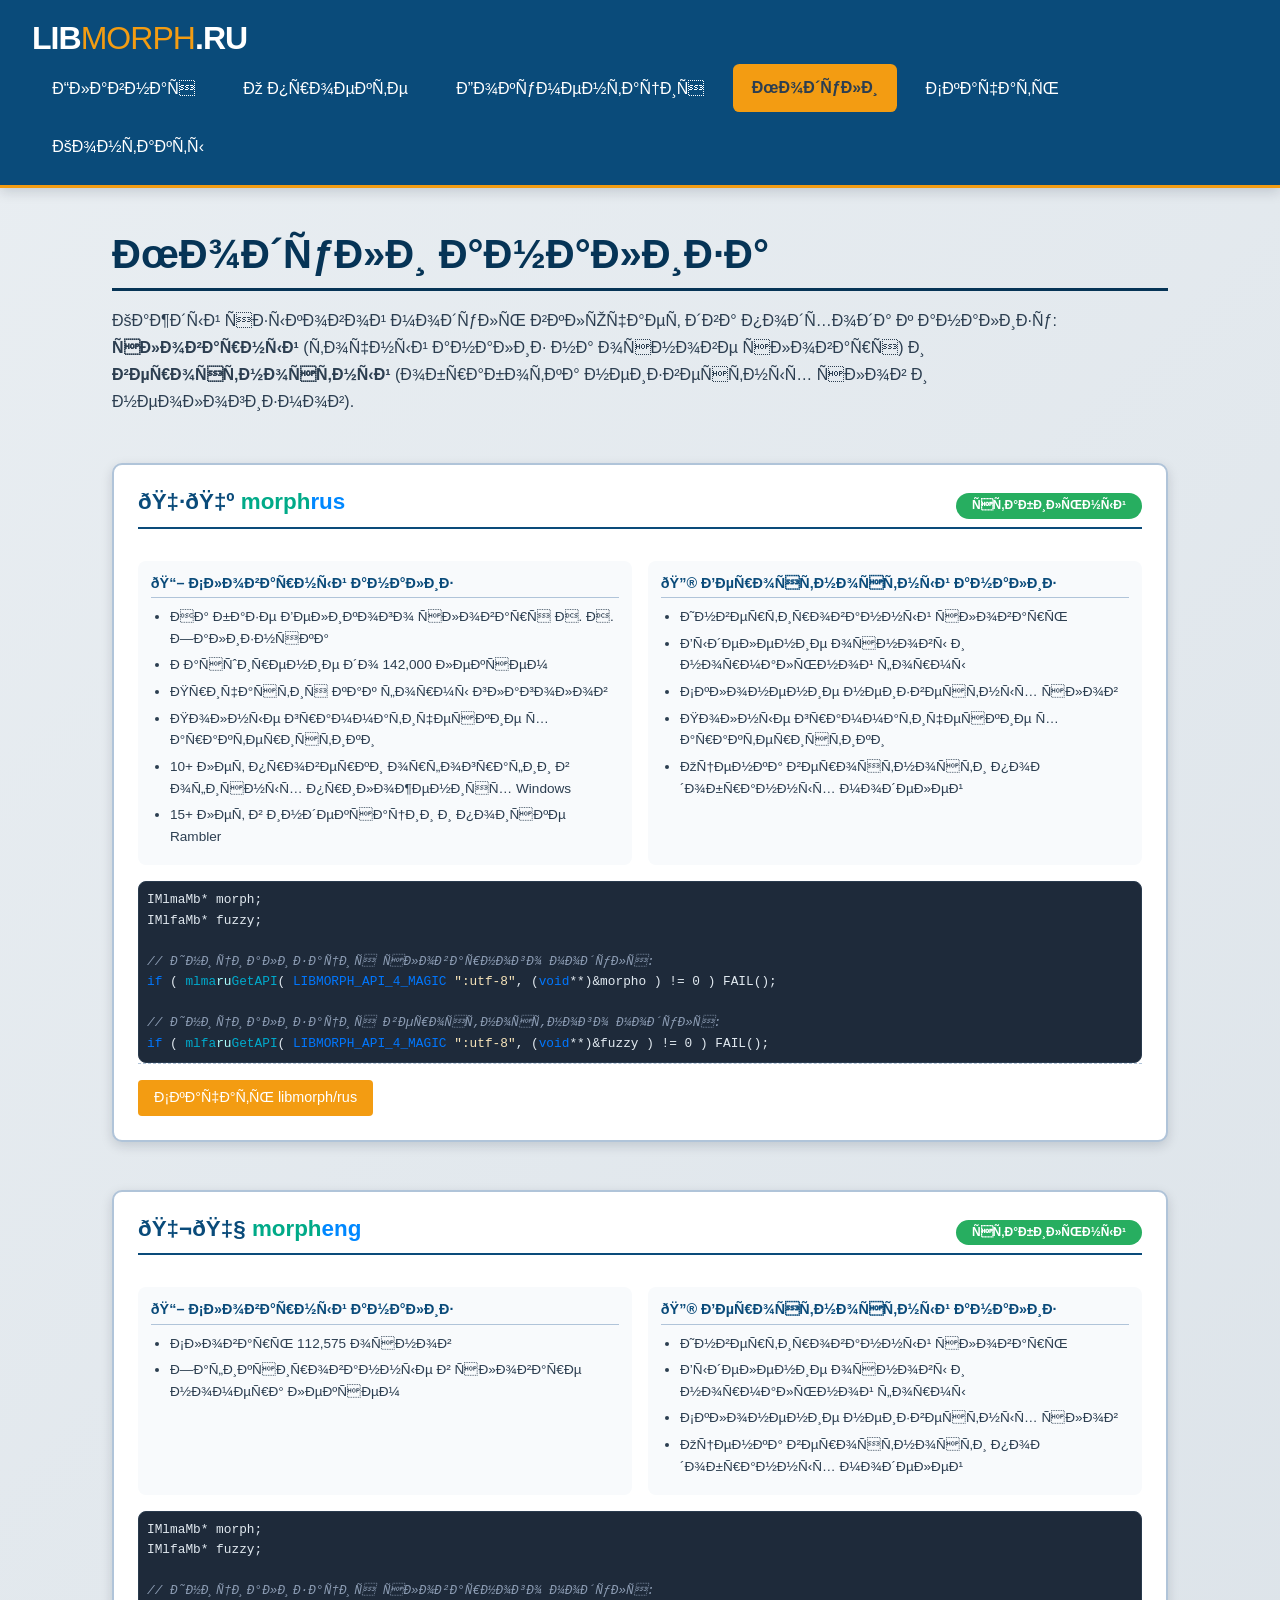
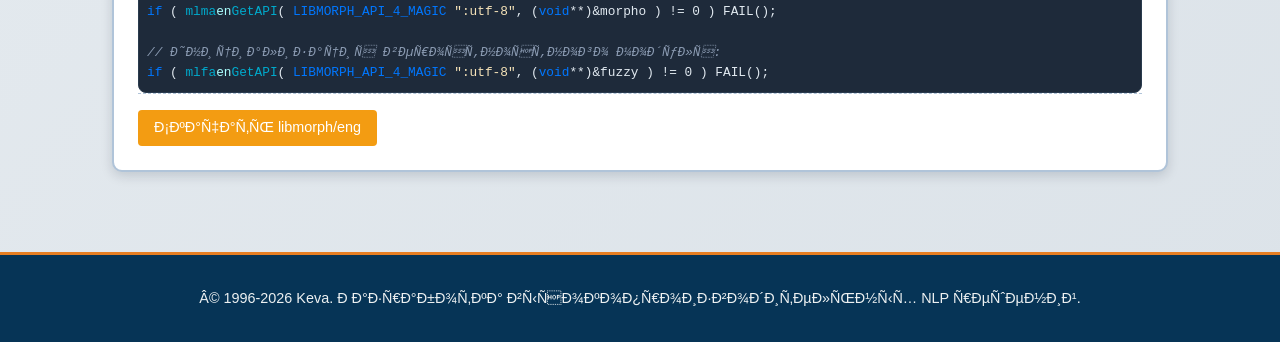
<file: modules.html>
<!DOCTYPE html>
<html lang="ru">
<!-- Google tag (gtag.js) -->
<script async src="https://www.googletagmanager.com/gtag/js?id=G-YCN3VFR4X8"></script>
<script>
  window.dataLayer = window.dataLayer || [];
  function gtag(){dataLayer.push(arguments);}
  gtag('js', new Date());

  gtag('config', 'G-YCN3VFR4X8');
</script>
<!-- Yandex.Metrika counter -->
<script type="text/javascript">
    (function(m,e,t,r,i,k,a){
        m[i]=m[i]||function(){(m[i].a=m[i].a||[]).push(arguments)};
        m[i].l=1*new Date();
        for (var j = 0; j < document.scripts.length; j++) {if (document.scripts[j].src === r) { return; }}
        k=e.createElement(t),a=e.getElementsByTagName(t)[0],k.async=1,k.src=r,a.parentNode.insertBefore(k,a)
    })(window, document,'script','https://mc.yandex.ru/metrika/tag.js?id=107269142', 'ym');

    ym(107269142, 'init', {ssr:true, webvisor:true, clickmap:true, ecommerce:"dataLayer", referrer: document.referrer, url: location.href, accurateTrackBounce:true, trackLinks:true});
</script>
<noscript><div><img src="https://mc.yandex.ru/watch/107269142" style="position:absolute; left:-9999px;" alt="" /></div></noscript>
<!-- /Yandex.Metrika counter -->
<head>
    <meta name="description" content="libmorph — высокопроизводительная библиотека морфологического анализа.
      libmorphrus, libmorpheng, libmorphukr - поддержка русского, английского и украинского языков. C++, Open Source, MIT License.">
    <meta name="keywords" content="морфология, русский язык, C++, SDK, лемматизация, NLP, анализ текста, libmorphrus">
    <meta property="og:title" content="libmorph — морфологический анализатор на C++">
    <meta property="og:image" content="https://libmorph.ru">

    <meta charset="UTF-8">
    <meta name="viewport" content="width=device-width, initial-scale=1.0">
    <title>libmorph :: Модули анализа</title>
    <link rel="stylesheet" href="css/style.css">
    <style>
        /* Дополнительные стили для модулей (используем переменные из глобального CSS) */
        .module-section {
            margin: 3rem 0;
        }

        .module-card {
            background: var(--bg-white);
            border: 2px solid var(--border-color);
            border-radius: 10px;
            padding: 1.5rem;
            box-shadow: var(--shadow);
            transition: all 0.2s;
            display: flex;
            flex-direction: column;
            height: 100%;
        }

        .module-card:hover {
            transform: translateY(-4px);
            box-shadow: var(--shadow);
            border-color: var(--accent);
        }

        .module-header {
            display: flex;
            justify-content: space-between;
            align-items: baseline;
            flex-wrap: wrap;
            gap: 0.75rem;
            margin-bottom: 1rem;
            padding-bottom: 0.5rem;
            border-bottom: 2px solid var(--primary);
        }

        .module-title {
            font-size: 1.4rem;
            font-weight: 600;
            color: var(--primary);
            line-height: 1.2;
        }

        .module-badge {
            display: inline-block;
            padding: 0.2rem 1rem;
            border-radius: 20px;
            font-size: 0.75rem;
            font-weight: 600;
            background: #27ae60;
            color: white;
        }

        .features-grid {
            display: grid;
            grid-template-columns: 1fr 1fr;
            gap: 1rem;
            margin: 1rem 0;
        }

        .feature-group {
            background: var(--bg-light);
            border-radius: 8px;
            padding: 0.8rem;
        }

        .feature-group h4 {
            margin: 0 0 0.5rem 0;
            font-size: 0.9rem;
            color: var(--primary);
            border-bottom: 1px solid var(--border-color);
            padding-bottom: 0.3rem;
        }

        .feature-group ul {
            margin: 0;
            padding-left: 1.2rem;
        }

        .feature-group li {
            font-size: 0.85rem;
            margin-bottom: 0.3rem;
        }

        .tech-badge {
            display: inline-block;
            background: var(--secondary);
            color: white;
            padding: 0.2rem 0.8rem;
            border-radius: 20px;
            font-size: 0.7rem;
            font-weight: 500;
            margin-top: 0.5rem;
        }

        .module-footer {
            margin-top: auto;
            padding-top: 1rem;
            border-top: 1px dashed var(--border-color);
            display: flex;
            justify-content: space-between;
            align-items: center;
            flex-wrap: wrap;
            gap: 1rem;
        }

        .status-note {
            font-size: 0.85rem;
            color: var(--text-dark);
            opacity: 0.7;
        }

        @media (max-width: 48rem) {
            .features-grid {
                grid-template-columns: 1fr;
                gap: 0.8rem;
            }
            
            .module-footer {
                flex-direction: column;
                align-items: flex-start;
            }
        }
    </style>
</head>
<body>
    <div class="page-wrapper">
        <header class="site-header">
            <div class="header-container">
                <div class="logo">
                  <a href="index.html">LIB<span>MORPH</span>.RU</a>
                </div>
                <nav class="main-nav">
                    <ul>
                        <li><a href="index.html">Главная</a></li>
                        <li><a href="about.html">О проекте</a></li>
                        <li><a href="help.html">Документация</a></li>
                        <li><span class="current">Модули</span></li>
                        <li><a href="download.html">Скачать</a></li>
                        <li><a href="contacts.html">Контакты</a></li>
                    </ul>
                </nav>
            </div>
        </header>

        <main class="content-wrapper">
            <h1>Модули анализа</h1>
            <p>Каждый языковой модуль включает два подхода к анализу: <strong>словарный</strong> (точный анализ на основе словаря) и <strong>вероятностный</strong> (обработка неизвестных слов и неологизмов).</p>

            <!-- Русский язык -->
            <div class="module-section" id="rus">
                <div class="module-card">
                    <div class="module-header">
                        <span class="module-title">🇷🇺 <span style="color: #00aa88">morph</span><span style="color: #0088ff">rus</span></span>
                        <span class="module-badge">стабильный</span>
                    </div>
                    
                    <div class="features-grid">
                        <div class="feature-group">
                            <h4>📖 Словарный анализ</h4>
                            <ul>
                                <li>На базе Великого словаря А. А. Зализняка</li>
                                <li>Расширение до 142,000 лексем</li>
                                <li>Причастия как формы глаголов</li>
                                <li>Полные грамматические характеристики</li>
                                <li>10+ лет проверки орфографии в офисных приложениях Windows</li>
                                <li>15+ лет в индексации и поиске Rambler</li>
                            </ul>
                        </div>
                        <div class="feature-group">
                            <h4>🔮 Вероятностный анализ</h4>
                            <ul>
                                <li>Инвертированный словарь</li>
                                <li>Выделение основы и нормальной формы</li>
                                <li>Склонение неизвестных слов</li>
                                <li>Полные грамматические характеристики</li>
                                <li>Оценка вероятности подобранных моделей</li>
                            </ul>
                        </div>
                    </div>

                    <div class="api-interface">
                        IMlmaMb*  morph;<br>
                        IMlfaMb*  fuzzy;<br>
                        <br>
                        <span class="comment">// Инициализация словарного модуля:</span><br>
                        <span class="kw">if</span> ( <span class="fn">mlma<span style="color: #aaffff">ru</span>GetAPI</span>( <span class="kw">LIBMORPH_API_4_MAGIC</span> <span class="st">":utf-8"</span>, (<span class="kw">void</span>**)&morpho ) != 0 ) FAIL();<br><br>
                        <span class="comment">// Инициализация вероятностного модуля:</span><br>
                        <span class="kw">if</span> ( <span class="fn">mlfa<span style="color: #aaffff">ru</span>GetAPI</span>( <span class="kw">LIBMORPH_API_4_MAGIC</span> <span class="st">":utf-8"</span>, (<span class="kw">void</span>**)&fuzzy ) != 0 ) FAIL();
                    </div>

                    <div class="module-footer">
                        <a href="download.html?lang=rus" class="download-link">Скачать libmorph/rus</a>
                        <!-- span class="status-note">Версия 4.1.2026.03</span -->
                    </div>
                </div>
            </div>

            <!-- Английский язык -->
            <div class="module-section" id="eng">
                <div class="module-card">
                    <div class="module-header">
                        <span class="module-title">🇬🇧 <span style="color: #00aa88">morph</span><span style="color: #0088ff">eng</span></span>
                        <span class="module-badge">стабильный</span>
                    </div>
                    
                    <div class="features-grid">
                        <div class="feature-group">
                            <h4>📖 Словарный анализ</h4>
                            <ul>
                                <li>Словарь 112,575 основ</li>
                                <li>Зафиксированные в словаре номера лексем</li>
                            </ul>
                        </div>
                        <div class="feature-group">
                            <h4>🔮 Вероятностный анализ</h4>
                            <ul>
                                <li>Инвертированный словарь</li>
                                <li>Выделение основы и нормальной формы</li>
                                <li>Склонение неизвестных слов</li>
                                <li>Оценка вероятности подобранных моделей</li>
                            </ul>
                        </div>
                    </div>

                    <div class="api-interface">
                        IMlmaMb*  morph;<br>
                        IMlfaMb*  fuzzy;<br>
                        <br>
                        <span class="comment">// Инициализация словарного модуля:</span><br>
                        <span class="kw">if</span> ( <span class="fn">mlma<span style="color: #aaffff">en</span>GetAPI</span>( <span class="kw">LIBMORPH_API_4_MAGIC</span> <span class="st">":utf-8"</span>, (<span class="kw">void</span>**)&morpho ) != 0 ) FAIL();<br><br>
                        <span class="comment">// Инициализация вероятностного модуля:</span><br>
                        <span class="kw">if</span> ( <span class="fn">mlfa<span style="color: #aaffff">en</span>GetAPI</span>( <span class="kw">LIBMORPH_API_4_MAGIC</span> <span class="st">":utf-8"</span>, (<span class="kw">void</span>**)&fuzzy ) != 0 ) FAIL();
                    </div>

                    <div class="module-footer">
                        <a href="download.html?lang=eng" class="download-link">Скачать libmorph/eng</a>
                        <!-- span class="status-note">Версия 4.2026.03.7</span -->
                    </div>
                </div>
            </div>

            <!-- Украинский язык -->
            <!-- div class="module-section" id="ukr">
                <div class="module-card">
                    <div class="module-header">
                        <span class="module-title">🇺🇦 libmorph/ukr</span>
                        <span class="module-badge">стабільний</span>
                    </div>
                    
                    <div class="features-grid">
                        <div class="feature-group">
                            <h4>📖 Словниковий аналіз</h4>
                            <ul>
                                <li>1.2 млн словоформ</li>
                                <li>Чередования в корнях</li>
                                <li>Кличний відмінок</li>
                                <li>Особливості української граматики</li>
                                <li>Історична лексика</li>
                            </ul>
                        </div>
                        <div class="feature-group">
                            <h4>🔮 Імовірнісний аналіз</h4>
                            <ul>
                                <li>Модель на основі FastText</li>
                                <li>Аналіз суржику</li>
                                <li>Виправлення помилок</li>
                                <li>Передбачення граматичних форм</li>
                            </ul>
                            <span class="tech-badge">у розробці</span>
                        </div>
                    </div>

                    <div class="api-interface">
                        <span class="comment">// Ініціалізація словникового модуля:</span><br>
                        IMlmaMb* morph = <span class="fn">CreateUkrainianMorphMb</span>(<span class="st">"uk_UA.UTF-8"</span>);<br>
                        IMlmaWc* morph_w = <span class="fn">CreateUkrainianMorphWc</span>();<br><br>
                        <span class="comment">// Ініціалізація імовірнісного модуля (планується):</span><br>
                        IFuzzyMb* fuzzy = <span class="fn">CreateUkrainianFuzzyMb</span>(<span class="st">"uk_UA"</span>);
                    </div>

                    <div class="module-footer">
                        <a href="download.html?lang=ukr" class="download-link">Завантажити libmorph/ukr</a>
                        <span class="status-note">Версія 4.2026.03.7</span>
                    </div>
                </div>
            </div -->
        </main>

        <footer class="site-footer">
            <div class="footer-copyright">
                © 1996-2026 Keva. Разработка высокопроизводительных NLP решений.
            </div>
        </footer>
    </div>
</body>
</html>
</file>
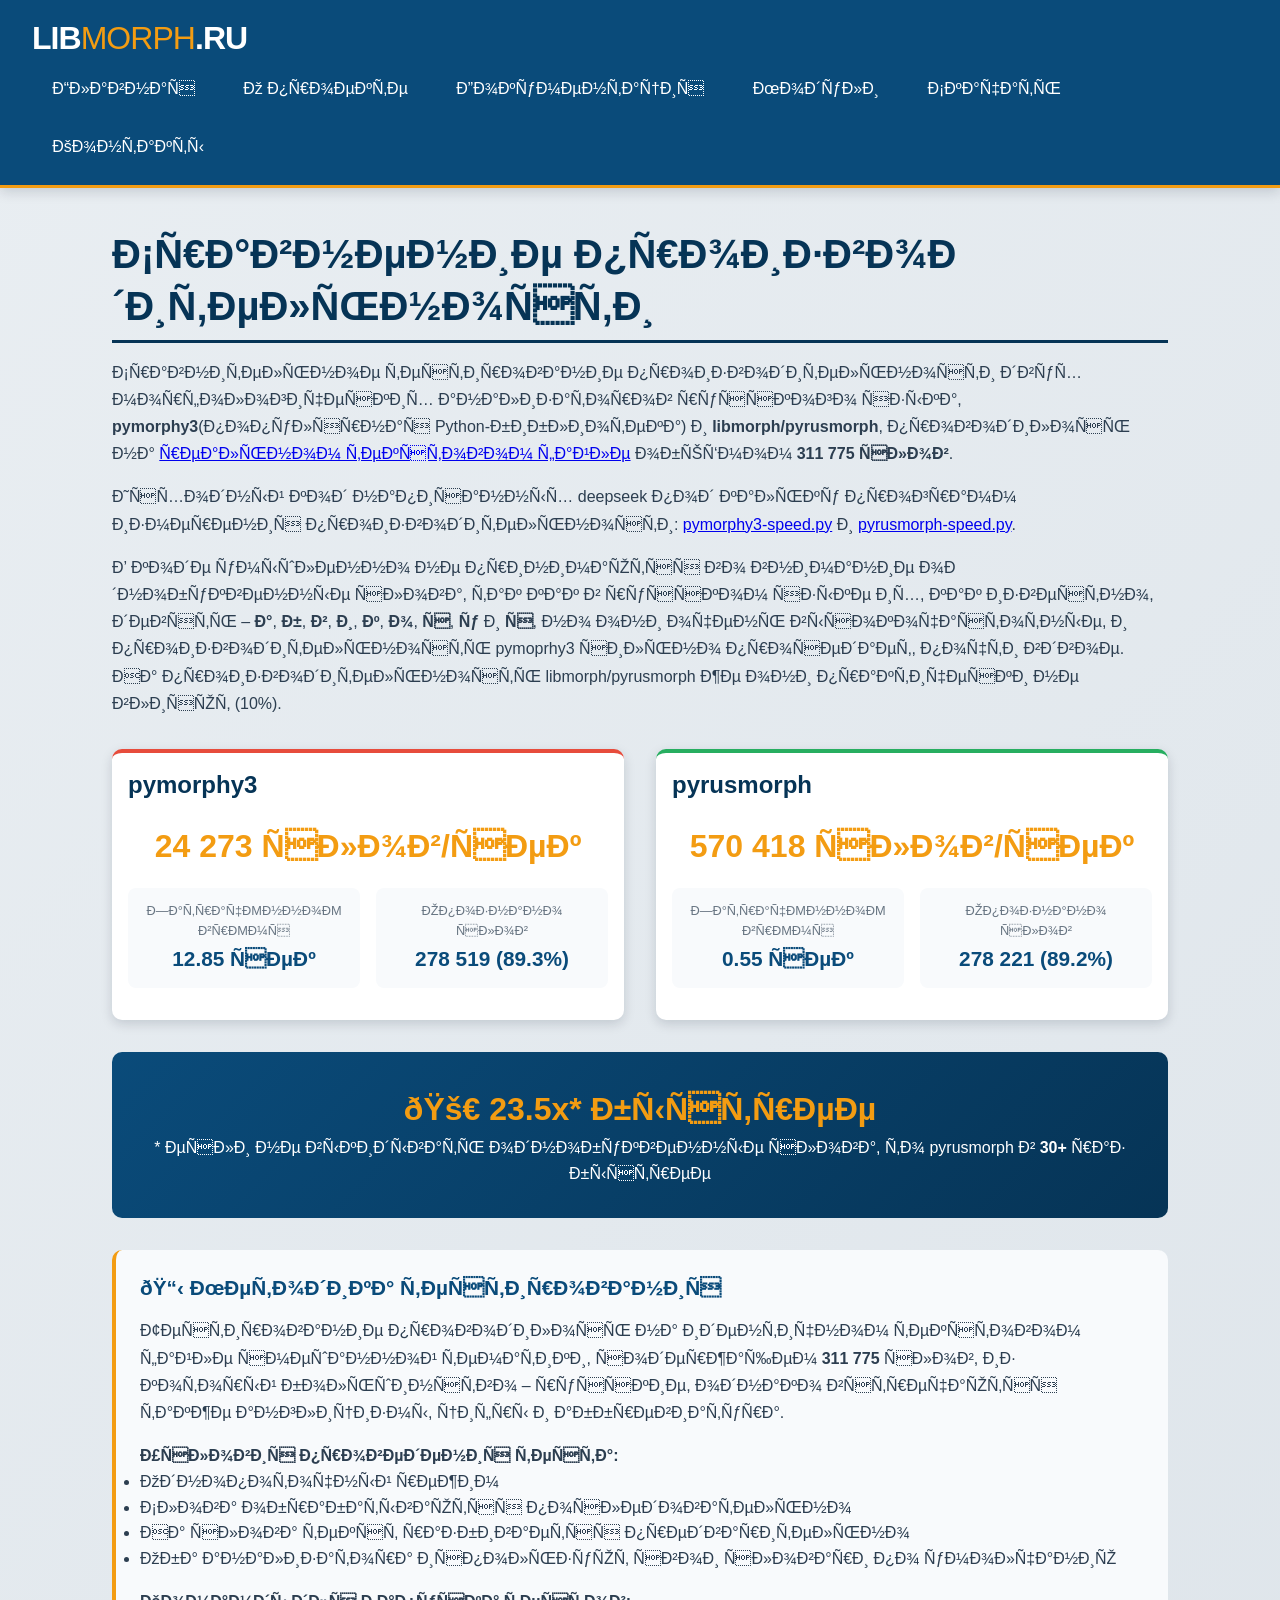
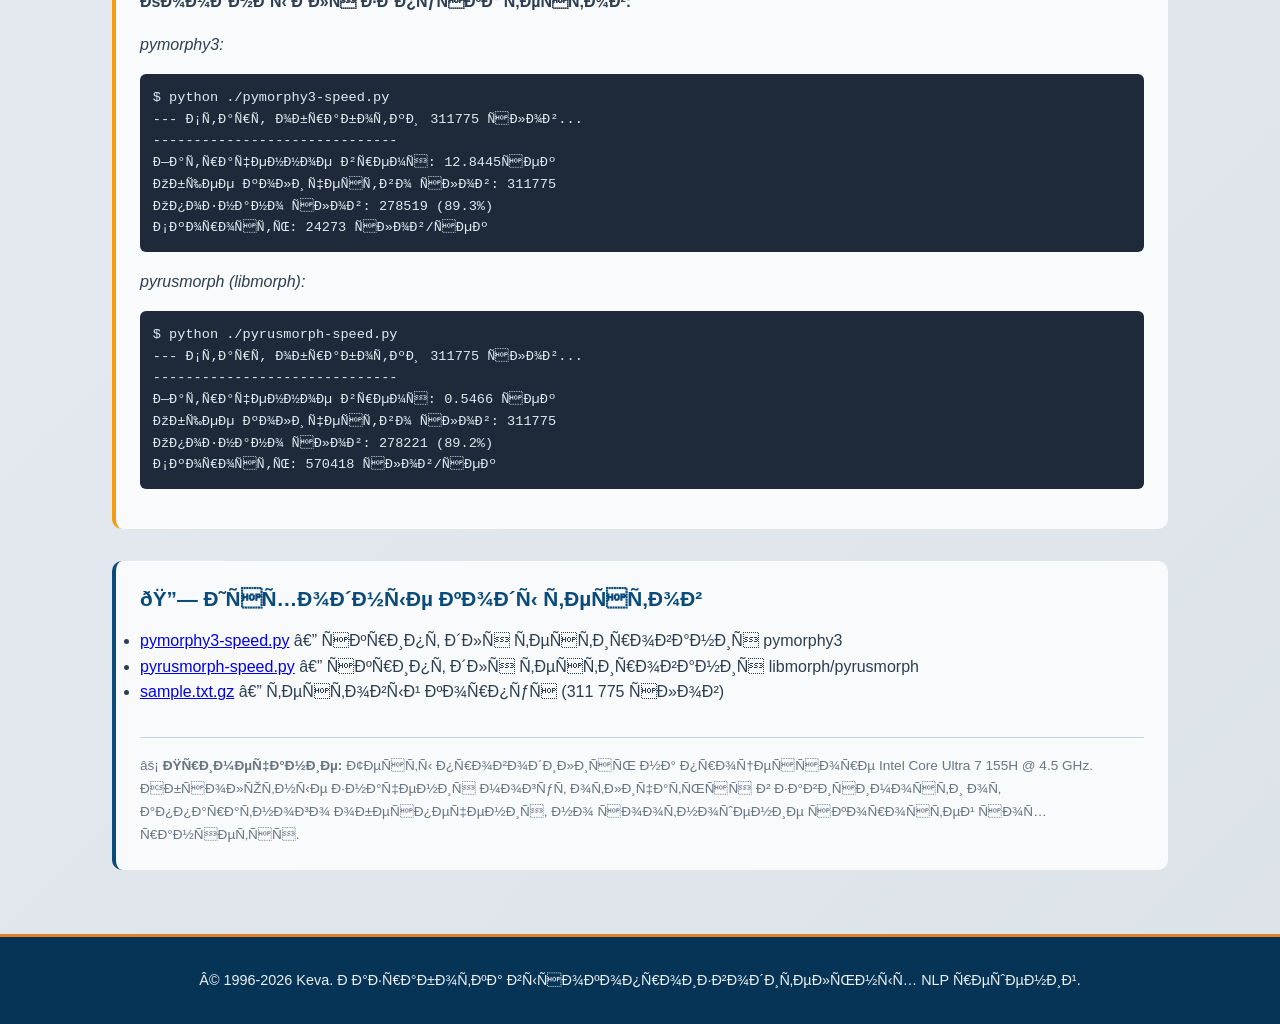
<file: speed.html>
<!DOCTYPE html>
<html lang="ru">
<!-- Google tag (gtag.js) -->
<script async src="https://www.googletagmanager.com/gtag/js?id=G-YCN3VFR4X8"></script>
<script>
  window.dataLayer = window.dataLayer || [];
  function gtag(){dataLayer.push(arguments);}
  gtag('js', new Date());

  gtag('config', 'G-YCN3VFR4X8');
</script>
<!-- Yandex.Metrika counter -->
<script type="text/javascript">
    (function(m,e,t,r,i,k,a){
        m[i]=m[i]||function(){(m[i].a=m[i].a||[]).push(arguments)};
        m[i].l=1*new Date();
        for (var j = 0; j < document.scripts.length; j++) {if (document.scripts[j].src === r) { return; }}
        k=e.createElement(t),a=e.getElementsByTagName(t)[0],k.async=1,k.src=r,a.parentNode.insertBefore(k,a)
    })(window, document,'script','https://mc.yandex.ru/metrika/tag.js?id=107269142', 'ym');

    ym(107269142, 'init', {ssr:true, webvisor:true, clickmap:true, ecommerce:"dataLayer", referrer: document.referrer, url: location.href, accurateTrackBounce:true, trackLinks:true});
</script>
<noscript><div><img src="https://mc.yandex.ru/watch/107269142" style="position:absolute; left:-9999px;" alt="" /></div></noscript>
<!-- /Yandex.Metrika counter -->
<head>
    <meta name="description" content="libmorph — высокопроизводительная библиотека морфологического анализа. Сравнение производительности pymorphy3 и pyrusmorph.">
    <meta name="keywords" content="морфология, русский язык, C++, SDK, производительность, бенчмарк, pymorphy3, pyrusmorph">
    <meta property="og:title" content="libmorph — Сравнение производительности">
    <meta property="og:image" content="https://libmorph.ru">

    <meta charset="UTF-8">
    <meta name="viewport" content="width=device-width, initial-scale=1.0">
    <title>libmorph :: Сравнение производительности</title>
    <link rel="stylesheet" href="css/style.css">
    <style>
        /* Дополнительные стили для страницы производительности */
        .comparison-grid {
            display: grid;
            grid-template-columns: 1fr 1fr;
            gap: 2rem;
            margin: 2rem 0;
        }

        .comparison-card {
            background: var(--bg-white);
            border-radius: 10px;
            padding: 1em;
            align-items: center;
            box-shadow: var(--shadow);
            border-top: 4px solid;
        }

        .comparison-card.pymorphy {
            border-top-color: #e74c3c;
        }

        .comparison-card.pyrusmorph {
            border-top-color: #27ae60;
        }

        .comparison-card h2 {
            margin-top: 0;
            display: flex;
            gap: 0.5rem;
            flex-wrap: wrap;
        }

        .speed-number {
            font-size: 2.0rem;
            font-weight: 700;
            color: var(--accent);
            text-align: center;
            margin: 1rem 0 0.5rem;
        }

        .stat-grid {
            display: grid;
            grid-template-columns: 1fr 1fr;
            gap: 1rem;
            margin: 1rem 0;
        }

        .stat-item {
            background: var(--bg-light);
            padding: 0.8rem;
            border-radius: 8px;
            text-align: center;
        }

        .stat-label {
            font-size: 0.8rem;
            color: var(--text-dark);
            opacity: 0.7;
            text-transform: uppercase;
        }

        .stat-value {
            font-size: 1.3rem;
            font-weight: 600;
            color: var(--primary);
        }

        .speed-ratio {
            background: linear-gradient(135deg, var(--primary), var(--primary-dark));
            color: white;
            padding: 2rem;
            border-radius: 10px;
            text-align: center;
            margin: 2rem 0;
        }

        .speed-ratio .ratio-number {
            font-size: 2rem;
            font-weight: 700;
            color: var(--accent);
        }

        .methodology {
            background: var(--bg-light);
            border-radius: 10px;
            padding: 1.5rem;
            margin: 2rem 0;
            border-left: 4px solid var(--accent);
        }

        .methodology h3 {
            margin-top: 0;
            color: var(--primary);
        }

        .methodology code {
            display: block;
            background: var(--code-bg);
            color: var(--code-text);
            padding: 0.8rem;
            border-radius: 6px;
            margin: 1rem 0;
            font-family: var(--font-mono);
            font-size: 0.85rem;
            overflow-x: auto;
        }

        .disclaimer {
            font-size: 0.85rem;
            color: var(--text-dark);
            opacity: 0.7;
            margin-top: 2rem;
            padding-top: 1rem;
            border-top: 1px solid var(--border-color);
        }

        @media (max-width: 48rem) {
            .comparison-grid {
                grid-template-columns: 1fr;
                gap: 1.5rem;
            }
            
            .stat-grid {
                grid-template-columns: 1fr;
            }
            
            .speed-number {
                font-size: 2rem;
            }
        }
    </style>
</head>
<body>
    <div class="page-wrapper">
        <header class="site-header">
            <div class="header-container">
                <div class="logo">
                  <a href="index.html">LIB<span>MORPH</span>.RU</a>
                </div>
                <nav class="main-nav">
                    <ul>
                        <li><a href="index.html">Главная</a></li>
                        <li><a href="about.html">О проекте</a></li>
                        <li><a href="help.html">Документация</a></li>
                        <li><a href="modules.html">Модули</a></li>
                        <li><a href="download.html">Скачать</a></li>
                        <li><a href="contacts.html">Контакты</a></li>
                    </ul>
                </nav>
            </div>
        </header>

        <main class="content-wrapper">
            <h1>Сравнение производительности</h1>
            
            <p>Сравнительное тестирование производительности двух морфологических анализаторов русского языка,
               <strong>pymorphy3</strong>(популярная Python-библиотека) и <strong>libmorph/pyrusmorph</strong>,
               проводилось на <a href="./sample.txt.gz"> реальном текстовом файле</a> объёмом <strong>311 775 слов</strong>.</p>
            <p>Исходный код написанных deepseek под кальку программ измерения производительности:
               <a href="https://github.com/big-keva/libmorph/blob/master/pyrusmorph/speed/pymorphy3-speed.py">pymorphy3-speed.py</a>
               и
               <a href="https://github.com/big-keva/libmorph/blob/master/pyrusmorph/speed/pyrusmorph-speed.py">pyrusmorph-speed.py</a>.</p>

            <p>В коде умышленно не принимаются во внимание однобуквенные слова, так как в русском языке их, как известно,
               девять &ndash; <b>а</b>, <b>б</b>, <b>в</b>, <b>и</b>, <b>к</b>, <b>о</b>, <b>с</b>, <b>у</b> и <b>я</b>,
               но они очень высокочастотные, и производительность pymoprhy3 сильно проседает, почти вдвое. На производительность
               libmorph/pyrusmorph же они практически не влияют (10%).</p>

            <!-- Сравнительная таблица -->
            <div class="comparison-grid">
                <!-- pymorphy3 -->
                <div class="comparison-card pymorphy">
                    <h2>pymorphy3</h2>
                    <div class="speed-number">24 273 слов/сек</div>
                    <div class="stat-grid">
                        <div class="stat-item">
                            <div class="stat-label">Затраченное время</div>
                            <div class="stat-value">12.85 сек</div>
                        </div>
                        <div class="stat-item">
                            <div class="stat-label">Опознано слов</div>
                            <div class="stat-value">278 519 (89.3%)</div>
                        </div>
                    </div>
                </div>

                <!-- pyrusmorph (libmorph) -->
                <div class="comparison-card pyrusmorph">
                    <h2>pyrusmorph</h2>
                    <div class="speed-number">570 418 слов/сек</div>
                    <div class="stat-grid">
                        <div class="stat-item">
                            <div class="stat-label">Затраченное время</div>
                            <div class="stat-value">0.55 сек</div>
                        </div>
                        <div class="stat-item">
                            <div class="stat-label">Опознано слов</div>
                            <div class="stat-value">278 221 (89.2%)</div>
                        </div>
                    </div>
                </div>
            </div>

            <!-- Соотношение скоростей -->
            <div class="speed-ratio">
                <div class="ratio-number">🚀 23.5x* быстрее</div>
                <div>* если не выкидывать однобуквенные слова, то pyrusmorph в <strong>30+</strong> раз быстрее</div>
            </div>

            <!-- Методика тестирования -->
            <div class="methodology">
                <h3>📋 Методика тестирования</h3>
                <p>
                    Тестирование проводилось на идентичном текстовом файле смешанной тематики, содержащем <strong>311 775</strong> 
                    слов, из который большинство &ndash; русские, однако встречаются также англицизмы, цифры и аббревиатура.
                </p>
                <p><strong>Условия проведения теста:</strong></p>
                <ul>
                    <li>Однопоточный режим</li>
                    <li>Слова обрабатываются последовательно</li>
                    <li>На слова текст разбивается предварительно</li>
                    <li>Оба анализатора используют свои словари по умолчанию</li>
                </ul>
                
                <p><strong>Команды для запуска тестов:</strong></p>
                
                <p><em>pymorphy3:</em></p>
                <code>$ python ./pymorphy3-speed.py<br>
--- Старт обработки 311775 слов...<br>
------------------------------<br>
Затраченное время:      12.8445сек<br>
Общее количество слов:  311775<br>
Опознано слов:          278519 (89.3%)<br>
Скорость:               24273 слов/сек</code>
                
                <p><em>pyrusmorph (libmorph):</em></p>
                <code>$ python ./pyrusmorph-speed.py<br>
--- Старт обработки 311775 слов...<br>
------------------------------<br>
Затраченное время:      0.5466 сек<br>
Общее количество слов:  311775<br>
Опознано слов:          278221 (89.2%)<br>
Скорость:               570418 слов/сек</code>
            </div>

            <!-- Ссылки на исходники -->
            <div class="methodology" style="border-left-color: var(--primary);">
                <h3>🔗 Исходные коды тестов</h3>
                <ul>
                    <li><a href="https://github.com/big-keva/libmorph/blob/master/pyrusmorph/speed/pymorphy3-speed.py">pymorphy3-speed.py</a> — скрипт для тестирования pymorphy3</li>
                    <li><a href="https://github.com/big-keva/libmorph/blob/master/pyrusmorph/speed/pyrusmorph-speed.py">pyrusmorph-speed.py</a> — скрипт для тестирования libmorph/pyrusmorph</li>
                    <li><a href="./sample.txt.gz">sample.txt.gz</a> — тестовый корпус (311 775 слов)</li>
                </ul>
                <p class="disclaimer">
                    ⚡ <strong>Примечание:</strong> Тесты проводились на процессоре Intel Core Ultra 7 155H @ 4.5 GHz.
                    Абсолютные значения могут отличаться в зависимости от аппаратного обеспечения, но соотношение скоростей сохраняется.
                </p>
            </div>
        </main>

        <footer class="site-footer">
            <div class="footer-copyright">
                © 1996-2026 Keva. Разработка высокопроизводительных NLP решений.
            </div>
        </footer>
    </div>
</body>
</html>
</file>
<file: css/style.css>
/* ===== RESET & BASE ===== */
* {
    margin: 0;
    padding: 0;
    box-sizing: border-box;
}

:root {
    --primary: #0a4b7a;
    --primary-dark: #063456;
    --primary-light: #2a6d9e;
    --secondary: #e67e22;
    --accent: #f39c12;
    --text-dark: #2c3e50;
    --text-light: #ecf0f1;
    --code-bg: #1e2a3a;
    --code-text: #e1e9f0;
    --border-color: #b0c4d9;
    --bg-light: #f8fafc;
    --bg-white: #ffffff;
    --shadow: 0 0.25rem 0.75rem rgba(0, 20, 40, 0.15);
    --font-mono: 'Consolas', 'Monaco', 'Courier New', monospace;
    --font-sans: -apple-system, BlinkMacSystemFont, 'Segoe UI', 'Roboto', 'Helvetica', 'Arial', sans-serif;
}

body {
    font-family: var(--font-sans);
    color: var(--text-dark);
    background: linear-gradient(135deg, #e9eef2 0%, #dce3e9 100%);
    line-height: 1.6;
    min-height: 100vh;
    display: flex;
    flex-direction: column;
    font-size: 100%;  /* 16px �� ���������, �� �������������� */
}

/* ===== LAYOUT ===== */
.page-wrapper {
    display: flex;
    flex-direction: column;
    min-height: 100vh;
}

.content-wrapper {
    flex: 1;
    max-width: 70rem;        /* ���� 120rem, ��������� */
    margin: 2rem auto;
    padding: 0 2rem;
    width: 100%;
    box-sizing: border-box;
}

/* ��� ������� ����� �������� ������ ��������� ������ �� �������� */
.toc,
.doc-content,
.modules-grid,
.contact-grid,
.benchmark-banner {
    max-width: 100%;          /* �������� ��� ������ �������� */
    margin-left: 0;
    margin-right: 0;
}

/* ===== HEADER & NAVIGATION ===== */
.site-header {
    background: var(--primary);
    color: white;
    box-shadow: var(--shadow);
    position: sticky;
    top: 0;
    z-index: 1000;
    border-bottom: 0.2rem solid var(--accent);
}

.header-container {
    max-width: 100rem;
    margin: 0 auto;
    padding: 0.8rem 2rem;
    display: flex;
    align-items: center;
    justify-content: space-between;
    flex-wrap: wrap;
}

.logo a {
    font-size: 2rem;
    font-weight: 700;
    letter-spacing: -0.03em;
    color: white;
    text-decoration: none;
}

.logo span {
    color: var(--accent);
    font-weight: 300;
}

.tagline {
    font-size: 0.9rem;
    opacity: 0.9;
    margin-top: 0.2rem;
    font-family: var(--font-mono);
    color: var(--text-light);
}

.main-nav ul {
    display: flex;
    list-style: none;
    gap: 0.5rem;
    flex-wrap: wrap;
    margin: 0;
    padding: 0;
}

.main-nav li {
    list-style-type: none;
    margin: 0;
    padding: 0;
}

.main-nav a {
    display: block;
    padding: 0.7rem 1.2rem;
    color: white;
    text-decoration: none;
    font-weight: 500;
    border-radius: 0.4rem;
    transition: all 0.2s;
    border: 0.06rem solid transparent;
}

.main-nav a:hover {
    background: rgba(255, 255, 255, 0.15);
    border-color: rgba(255, 255, 255, 0.3);
}

.main-nav .current {
    background: var(--accent);
    color: var(--text-dark);
    font-weight: 600;
    border-color: var(--accent);
    padding: 0.7rem 1.2rem;
    border-radius: 0.4rem;
    display: inline-block;
    cursor: default;
}

/* ===== FOOTER ===== */
.site-footer {
    background: var(--primary-dark);
    color: var(--text-light);
    padding: 0.5rem;
    border-top: 0.2rem solid var(--secondary);
}

.footer-copyright {
    text-align: center;
    padding: 1.5rem;
    font-size: 0.9rem;
}

/* ===== TYPOGRAPHY ===== */
h1, h2, h3, h4, h5, h6 {
    font-weight: 600;
    line-height: 1.3;
    margin: 1.5rem 0 1rem;
    color: var(--primary-dark);
}

h1 {
    font-size: 2.5rem;
    border-bottom: 0.2rem solid var(--primary-dark);
    padding-bottom: 0.5rem;
    margin-top: 0.5rem;
}

h2 {
    font-size: 1.5em;
    padding-bottom: 0.2em;
}

h3 { font-size: 1.3rem; }
h4 { font-size: 1.1rem; }
h5 { font-size: 1rem; }
h6 { font-size: 1rem; color: var(--primary); }

p {
    margin-top: 1rem;
    line-height: 1.7;
}

/* ===== TABLE OF CONTENTS STYLE ===== */
.toc {
    background: var(--bg-light);
    border: 0.06rem solid var(--border-color);
    border-radius: 0.5rem;
    padding: 1.5rem 2rem;
    margin: 1rem 0;            /* ������ auto, ������ ������������� �� �������� */
    width: 100%;
    box-shadow: 0 0.1rem 0.5rem rgba(0,0,0,0.05);
    counter-reset: toc-h2;
    box-sizing: border-box;
}

.toc h2 {
    margin: 0;
    counter-reset: toc-h3;
}

.toc h2::before {
    content: counter(toc-h2) ". ";
    counter-increment: toc-h2;
    color: var(--primary);
    font-weight: 600;
    margin-right: 0.5rem;
}

.toc h3 {
    margin: 0 0 0 2rem;
    border: none;
    font-weight: 500;
    counter-reset: toc-h4;
}

.toc h3::before {
    content: counter(toc-h2) "." counter(toc-h3) ". ";
    counter-increment: toc-h3;
    color: var(--primary);
    font-weight: 500;
    margin-right: 0.5rem;
}

.toc h4 {
    margin: 0.3rem 0 0 4rem;
    border: none;
    font-weight: 400;
    font-size: 0.95rem;
}

.toc h4::before {
    content: counter(toc-h2) "." counter(toc-h3) "." counter(toc-h4) ". ";
    counter-increment: toc-h4;
    color: var(--primary);
    opacity: 0.7;
    margin-right: 0.5rem;
}

.toc a {
    color: var(--primary);
    text-decoration: none;
}

.toc a:hover {
    color: var(--accent);
    text-decoration: underline;
}

/* ===== DOCUMENTATION CONTENT STYLING ===== */
.doc-content {
    counter-reset: doc-h2;
    margin: 2rem 0;
    width: 100%;
    box-sizing: border-box;
}

/* ��������� � �������� - �� ��� ������ �������� */
.doc-content h2,
.doc-content h3,
.doc-content h4,
.doc-content h5 {
    position: relative;
    width: 100%;
    padding-left: 5rem;
    padding-right: 2rem;
    box-sizing: border-box;
}

.doc-content h2 {
    counter-reset: doc-h3;
    color: var(--primary-dark);
}

.doc-content h2::before {
    content: counter(doc-h2) ". ";
    counter-increment: doc-h2;
    position: absolute;
    left: 0;
    width: 4rem;               /* ������������� ������ ��� ������ */
    text-align: right;
    padding-right: 0.5rem;
    color: var(--primary-dark);
    font-weight: 700;
}

.doc-content h3 {
    counter-reset: doc-h4;
    color: var(--primary-dark);
}

.doc-content h3::before {
    content: counter(doc-h2) "." counter(doc-h3) ". ";
    counter-increment: doc-h3;
    position: absolute;
    left: 0;
    width: 4rem;
    text-align: right;
    padding-right: 0.5rem;
    color: var(--primary-dark);
    font-weight: 600;
}

.doc-content h4 {
    color: var(--text-dark);
}

.doc-content h4::before {
    content: counter(doc-h2) "." counter(doc-h3) "." counter(doc-h4) ". ";
    counter-increment: doc-h4;
    position: absolute;
    left: 0;
    width: 4rem;
    text-align: right;
    padding-right: 0.5rem;
    color: var(--text-dark);
    font-weight: 500;
}

/* ��������� ��� ������ - �������������� � ������������ �� ������ */
.doc-content-text {
    max-width: 100rem;
    margin-left: auto;
    margin-right: auto;
    padding-left: 4rem;        /* ����� �� ������, ��� � ���������� */
    padding-right: 2rem;
    box-sizing: border-box;
}

/* ��� ��������� �������� ������ ����� ���������� */
/* ��������� � ������ - ���� �� ��� ������ */
.doc-content p,
.doc-content .api-interface,
.doc-content table,
.doc-content .note {
    width: 100%;
    margin-left: 5rem;
    margin-right: 2rem;
    margin-top: .5em;
    box-sizing: border-box;
}

.doc-content ul,
.doc-content ol {
    width: 100%;
    margin-top: 0em;
    margin-left: 6em;
    box-sizing: border-box;
}

/* ������ */
.doc-content-text ul,
.doc-content-text ol {
    list-style-position: outside;
    padding-left: 2rem;
}

.doc-content-text li {
    margin-bottom: 0.3rem;
}

/* ��������� ������ */
.doc-content-text ul,
.doc-content-text ol {
    margin-left: 1.5rem;
    font-size: 0.9em;
}

/* ��������� */
@media (max-width: 48rem) {
    .doc-content h2,
    .doc-content h3,
    .doc-content h4,
    .doc-content h5,
    .doc-content-text {
        padding-left: 3rem;
        padding-right: 1rem;
    }
    
    .doc-content h2::before,
    .doc-content h3::before,
    .doc-content h4::before {
        width: 3rem;
    }
    
    .doc-content-text p,
    .doc-content-text ul,
    .doc-content-text ol {
        max-width: 100%;
    }
}

@media (max-width: 36rem) {
    .doc-content h2,
    .doc-content h3,
    .doc-content h4,
    .doc-content h5,
    .doc-content-text {
        padding-left: 2.5rem;
        padding-right: 0.5rem;
    }
    
    .doc-content h2::before,
    .doc-content h3::before,
    .doc-content h4::before {
        width: 2.5rem;
    }
}

/* ===== CARDS / MODULES ===== */
.modules-grid {
    display: grid;
    grid-template-columns: repeat(auto-fill, minmax(min(100%, 20rem), 1fr));
    gap: 1.5rem;
    margin: 2rem 0;
}

.card {
    background: var(--bg-white);
    border: 0.06rem solid var(--border-color);
    border-radius: 0.6rem;
    padding: 1.5rem;
    box-shadow: 0 0.25rem 0.6rem rgba(0,0,0,0.05);
    transition: transform 0.2s, box-shadow 0.2s;
    width: 100%;
}

.card:hover {
    transform: translateY(-0.25rem);
    box-shadow: var(--shadow);
}

.card h3 {
    margin-top: 0;
    color: var(--primary);
    border-bottom: 0.06rem solid var(--border-color);
    padding-bottom: 0.5rem;
}

.lang-badge {
    display: inline-block;
    background: var(--secondary);
    color: white;
    padding: 0.2rem 0.8rem;
    border-radius: 1.25rem;
    font-size: 0.8rem;
    font-weight: 600;
    margin: 0.5rem 0;
}

/* ===== DOWNLOAD TABLE ===== */
.download-table {
    width: 100%;
    border-collapse: collapse;
    margin: 1.5rem 0;
    background: var(--bg-white);
    border-radius: 0.5rem;
    overflow: hidden;
    box-shadow: 0 0.1rem 0.5rem rgba(0,0,0,0.1);
}

.download-table th {
    background: var(--primary);
    color: white;
    font-weight: 600;
    padding: 1rem;
    text-align: left;
}

.download-table td {
    padding: 1rem;
    border-bottom: 0.06rem solid var(--border-color);
}

.download-table tr:last-child td {
    border-bottom: none;
}

.download-table tr:hover {
    background: var(--bg-light);
}

.download-link {
    background: var(--accent);
    color: white;
    padding: 0.4rem 1rem;
    border-radius: 0.25rem;
    text-decoration: none;
    font-weight: 500;
    font-size: 0.9rem;
    display: inline-block;
    white-space: nowrap;
}

.download-link:hover {
    background: var(--secondary);
}

/* ===== BENCHMARK BANNER ===== */
.benchmark-banner {
    background: linear-gradient(135deg, var(--primary-dark), var(--primary));
    color: white;
    padding: 1.5rem;
    border-radius: 0.6rem;
    margin: 2rem 0;
    text-align: center;
    font-size: 1.3rem;
    border-left: 0.4rem solid var(--accent);
}

.benchmark-banner strong {
    color: var(--accent);
    font-size: 2rem;
    display: block;
}

/* ===== API INTERFACE BLOCK ===== */
.api-interface {
    background: #1e2a3a;
    color: #e1e9f0;
    padding: 0.5rem;
    border-radius: 0.5rem;
    overflow-x: auto;
    font-family: var(--font-mono);
    font-size: 0.8rem;
    border: 0.06rem solid #2a3b4e;
    max-width: 100%;
}

.api-interface .macro {
    color: #ff8c66;
}
.api-interface .method {
    color: #b8d7a0;
}
.api-interface .type {
    color: #e6b89c;
}

/* ===== CONTACT GRID ===== */
.contact-grid {
    display: grid;
    grid-template-columns: repeat(auto-fit, minmax(min(100%, 20rem), 1fr));
    gap: 2rem;
    margin: 2rem 0;
}

.contact-info {
    background: var(--bg-light);
    padding: 1.5rem;
    border-radius: 0.5rem;
    border: 0.06rem solid var(--border-color);
}

.contact-info a {
    color: var(--primary);
    font-weight: 500;
}

/* ===== UTILITIES ===== */
.highlight {
    background: #fcf2db;
    padding: 0.2rem 0.4rem;
    border-radius: 0.25rem;
    font-weight: 500;
}

.note {
    background: #e1f0fa;
    border-left: 0.25rem solid var(--primary);
    padding: 1rem;
    margin: 1rem 0;
    border-radius: 0 0.4rem 0.4rem 0;
    max-width: 100%;
}

.warning {
    background: #fee9d6;
    border-left-color: var(--accent);
}

/* ===== CODE HIGHLIGHTING ===== */
.hilite {
    /* ������� ����� ��� ���� � pre, code */
}

/* ��������� ���������� */
.kw { color: #0077ff; }
.type { color: #b8d7a0; }
.st { color: #f7e4b9; }
.comment { color: #8b9bb2; font-style: italic; }
.fn { color: #00aacc; }
.number { color: #d8b3e6; }
.preproc { color: #cd5c5c; }
.operator { color: #ffa07a; }

/* ��� inline ���� */
code .kd,
code .type,
code .st,
code .comment,
code .fn,
code .number {
    /* ��������� ����� �� ������� ���� */
}

/* ��� ������ ���� */
pre .kw,
pre .type,
pre .st,
pre .comment,
pre .fn,
pre .number {
    /* ����� ��� ������ */
}

/* ===== RESPONSIVE ===== */
@media (max-width: 75rem) {  /* 1200px */
    .content-wrapper {
        padding: 0 1.5rem;
    }
    
    .doc-content p,
    .doc-content ul,
    .doc-content ol,
    .doc-content pre,
    .doc-content .api-interface,
    .doc-content table {
        max-width: 65ch;
    }
}

@media (max-width: 62rem) {  /* 992px */
    h1 { font-size: 2.2rem; }
    h2 { font-size: 1.6rem; }
    h3 { font-size: 1.3rem; }
    
    .doc-content p,
    .doc-content ul,
    .doc-content ol {
        margin-left: 2.5em;
    }
}

@media (max-width: 48rem) {  /* 768px */
    .header-container {
        flex-direction: column;
        align-items: flex-start;
        padding: 0.8rem 1rem;
    }
    
    .main-nav ul {
        margin-top: 1rem;
        width: 100%;
        justify-content: flex-start;
        gap: 0.3rem;
    }
    
    .main-nav a,
    .main-nav .current {
        padding: 0.5rem 0.8rem;
        font-size: 0.9rem;
    }
    
    .content-wrapper {
        padding: 0 1rem;
        margin: 1rem auto;
    }
    
    h1 { font-size: 2rem; }
    h2 { font-size: 1.5rem; }
    
    .doc-content h2 { padding-left: 1.8rem; }
    .doc-content h3 { padding-left: 2.5rem; }
    .doc-content h4 { padding-left: 3.2rem; }
    .doc-content h5 { padding-left: 4rem; }
    
    .doc-content p,
    .doc-content ul,
    .doc-content ol,
    .doc-content pre,
    .doc-content .api-interface,
    .doc-content table {
        margin-left: 1.5em;
        max-width: 90%;
    }
    
    .modules-grid {
        grid-template-columns: 1fr;
    }
    
    .contact-grid {
        grid-template-columns: 1fr;
        gap: 1rem;
    }
    
    .toc h3 { margin-left: 1rem; }
    .toc h4 { margin-left: 2rem; }
    
    .benchmark-banner {
        font-size: 1.1rem;
    }
    
    .benchmark-banner strong {
        font-size: 1.6rem;
    }
}

@media (max-width: 36rem) {  /* 576px */
    .doc-content p,
    .doc-content ul,
    .doc-content ol,
    .doc-content pre,
    .doc-content .api-interface,
    .doc-content table {
        margin-left: 1em;
        max-width: 95%;
    }
    
    .doc-content ul ul,
    .doc-content ol ol {
        margin-left: 0.8em;
    }
    
    .download-table {
        display: block;
        overflow-x: auto;
        white-space: nowrap;
    }
    
    .download-table td,
    .download-table th {
        padding: 0.5rem;
    }
    
    .download-link {
        padding: 0.3rem 0.6rem;
        font-size: 0.8rem;
    }
    
    h1 {
        font-size: 1.8rem;
        word-break: break-word;
    }
    
    .card {
        padding: 1rem;
    }
}

@media (max-width: 26rem) {  /* 416px - ����� ��������� ���������� */
    .doc-content p,
    .doc-content ul,
    .doc-content ol {
        margin-left: 0.5em;
        max-width: 98%;
        text-align: left;  /* ��������� justify �� ����� ����� ������� */
    }
    
    .doc-content h2 { padding-left: 1.2rem; }
    .doc-content h3 { padding-left: 1.8rem; }
    .doc-content h4 { padding-left: 2.4rem; }
    .doc-content h5 { padding-left: 3rem; }
    
    .main-nav ul {
        flex-wrap: wrap;
        justify-content: center;
    }
    
    .logo a {
        font-size: 1.6rem;
    }
}

/* �������� � CSS */
.feature-block {
    background: linear-gradient(135deg, var(--bg-white), var(--bg-light));
    border: 2px solid var(--accent);
    border-radius: 1rem;
    padding: 2rem;
    margin: 2rem 0;
    box-shadow: var(--shadow);
    position: relative;
    overflow: hidden;
}

.feature-block::before {
    content: "?";
    position: absolute;
    top: -0.5rem;
    right: 1rem;
    font-size: 8rem;
    color: var(--accent);
    opacity: 0.1;
    transform: rotate(15deg);
    pointer-events: none;
}

.feature-block p {
    font-size: 1.2rem;
    border-left: 4px solid var(--accent);
    padding-left: 1.5rem;
    margin-top: 0;
    margin-bottom: 1.5rem;
    font-weight: 500;
}

.feature-block ul {
    list-style: none;
    padding: 0;
    margin: 0;
    display: grid;
    grid-template-columns: repeat(auto-fit, minmax(300px, 1fr));
    gap: 1rem;
}

.feature-block li {
    background: var(--bg-white);
    padding: 1rem 1rem 1rem 2.5rem;
    border-radius: 0.5rem;
    border: 1px solid var(--border-color);
    position: relative;
    transition: all 0.2s;
}

.feature-block li:hover {
    transform: translateY(-2px);
    box-shadow: var(--shadow);
    border-color: var(--accent);
}

.feature-block li::before {
    content: "?";
    position: absolute;
    left: 0.5rem;
    color: var(--accent);
    font-weight: bold;
}

/* Добавьте в CSS */
.feature-compact {
    background: linear-gradient(to right, var(--bg-light), white);
    border: 1px solid var(--border-color);
    border-left: 4px solid var(--accent);
    border-radius: 0.5rem;
    padding: 1rem 1.5rem;
    margin: 1.5rem 0;
    box-shadow: 0 2px 6px rgba(0,0,0,0.03);
}

.feature-compact p {
    font-size: 1.1rem;
    color: var(--primary-dark);
    margin: 0 0 0.75rem 0;
    font-weight: 600;
}

.feature-compact ul {
    display: grid;
    grid-template-columns: repeat(2, 1fr);
    gap: 0.5rem 1.5rem;
    margin: 0;
    padding: 0;
    list-style: none;
}

.feature-compact li {
    font-size: 0.95rem;
    color: var(--text-dark);
    padding-left: 1.2rem;
    position: relative;
}

.feature-compact li::before {
    content: "•";
    position: absolute;
    left: 0.2rem;
    color: var(--accent);
    font-weight: bold;
    font-size: 1.2rem;
}

@media (max-width: 48rem) {
    .feature-compact ul {
        grid-template-columns: 1fr;
    }
}

/* Плашки языков */
.lang-cards {
    display: grid;
    grid-template-columns: repeat(3, 1fr);
    gap: 1.5rem;
    margin: 2rem 0;
}

@media (max-width: 48rem) {  /* 768px */
    .lang-cards {
        grid-template-columns: 1fr;  /* одна колонка на мобильных */
        gap: 1rem;
    }
}

@media (max-width: 36rem) {  /* 576px - очень маленькие */
    .lang-cards {
        gap: 0.8rem;
    }
    
    .lang-card {
        padding: 1rem;  /* уменьшаем отступы на совсем узких */
    }
}

.lang-card {
    border-radius: 10px;
    padding: .5rem;
    text-align: center;
    box-shadow: var(--shadow);
    transition: all 0.2s;
}

.lang-card.active {
    background: linear-gradient(135deg, var(--primary), var(--primary-dark));
    border-left: 4px solid var(--accent);
}

.lang-card.inactive {
    background: #e0e5ec;
    border-left: 4px solid #aaa;
    opacity: 0.7;
    filter: grayscale(50%);
}

.lang-card .emoji {
    font-size: 1.6em;
    margin-bottom: 0.5rem;
}

.lang-card.active .emoji {
    opacity: 1;
}

.lang-card.inactive .emoji {
    opacity: 0.7;
}

.lang-card .title {
    font-size: 1.2em;
    font-weight: 600;
    margin-bottom: 0.5rem;
}

.lang-card.active .title {
    color: white;
}

.lang-card.inactive .title {
    color: var(--text-dark);
}
</file>
